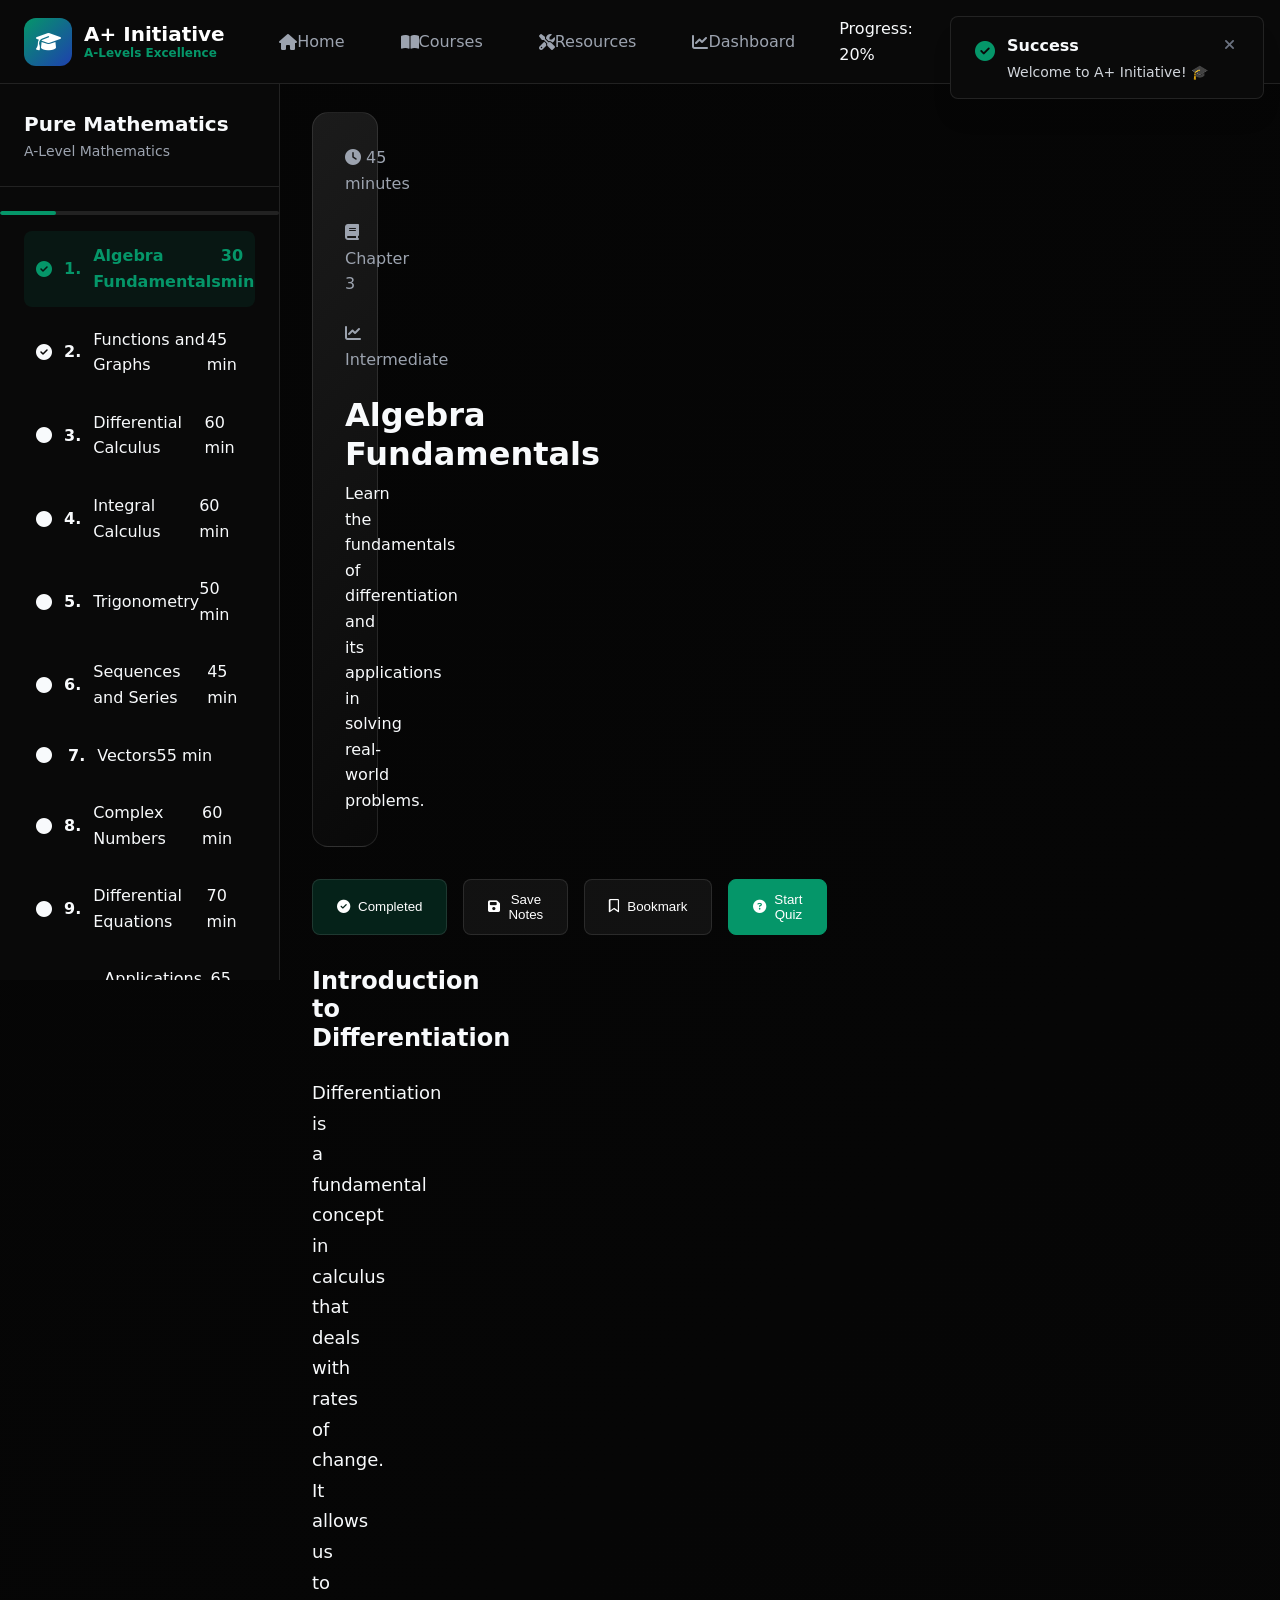
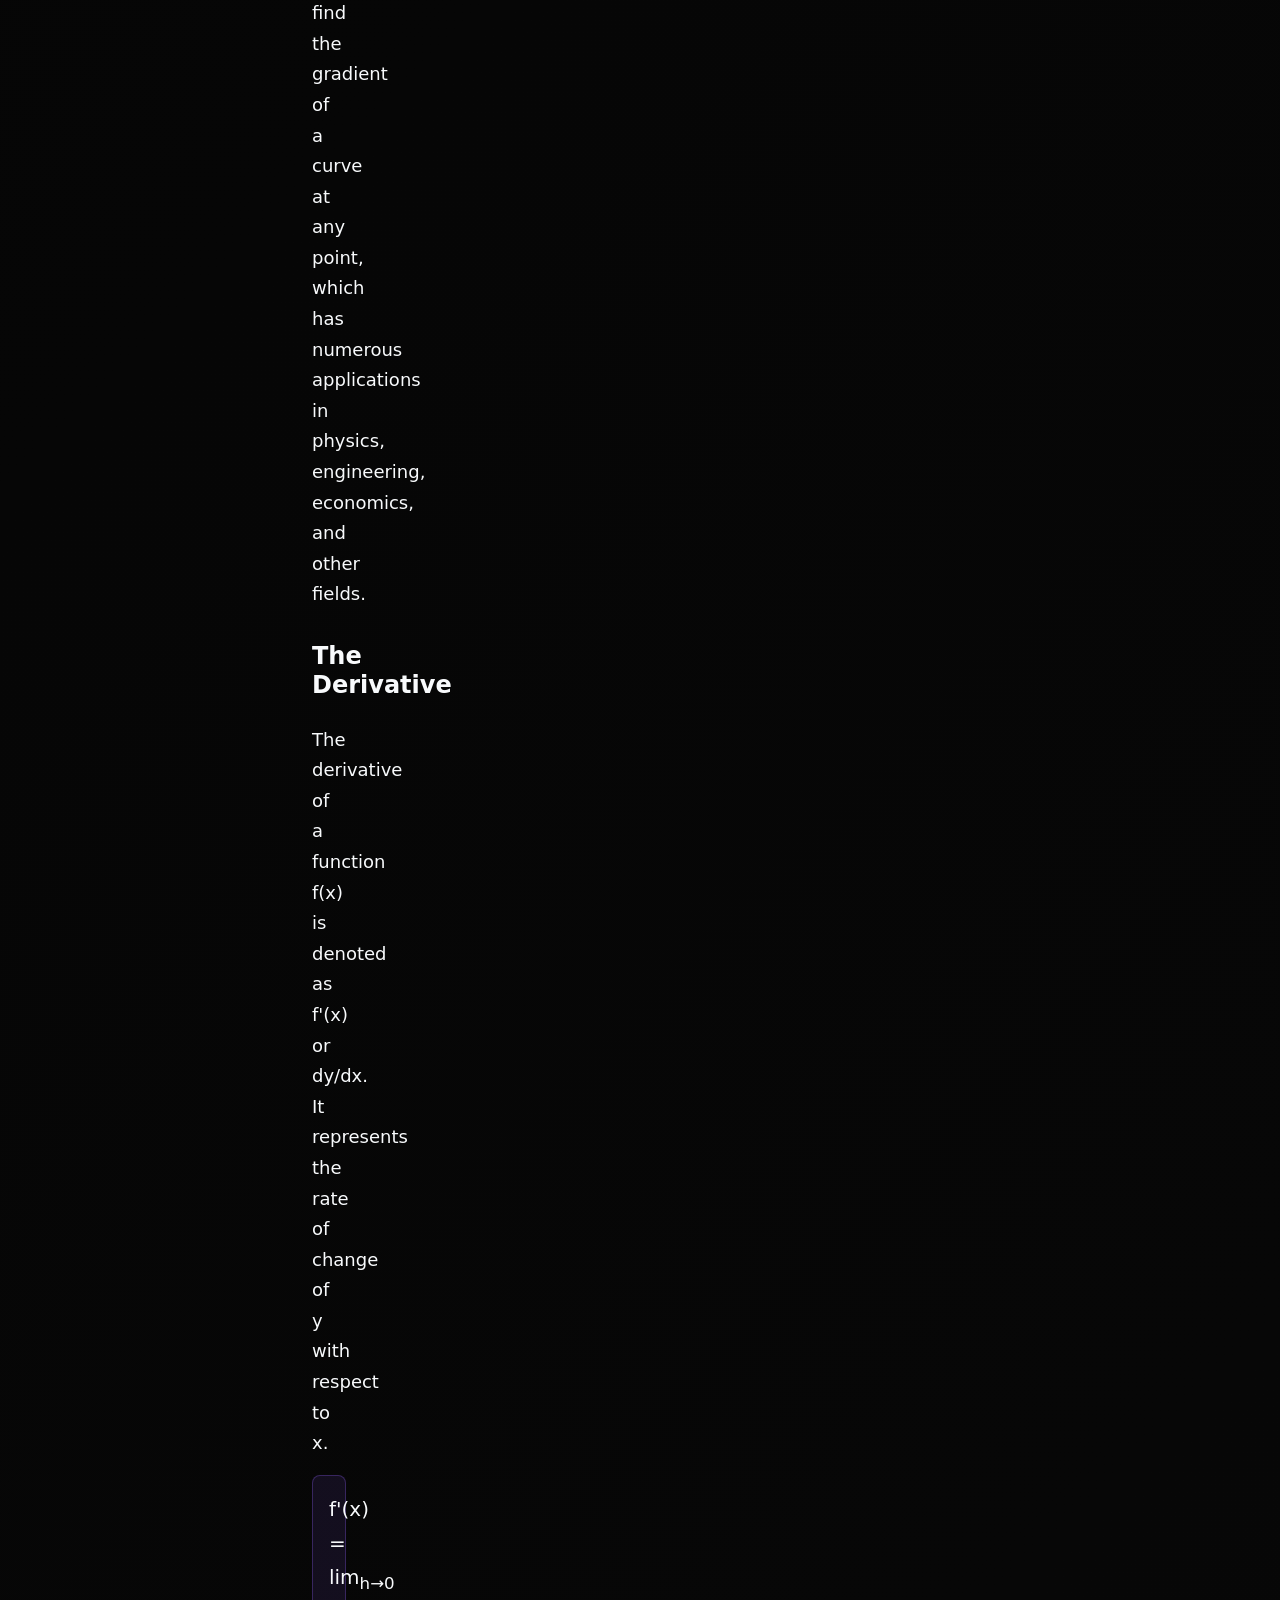
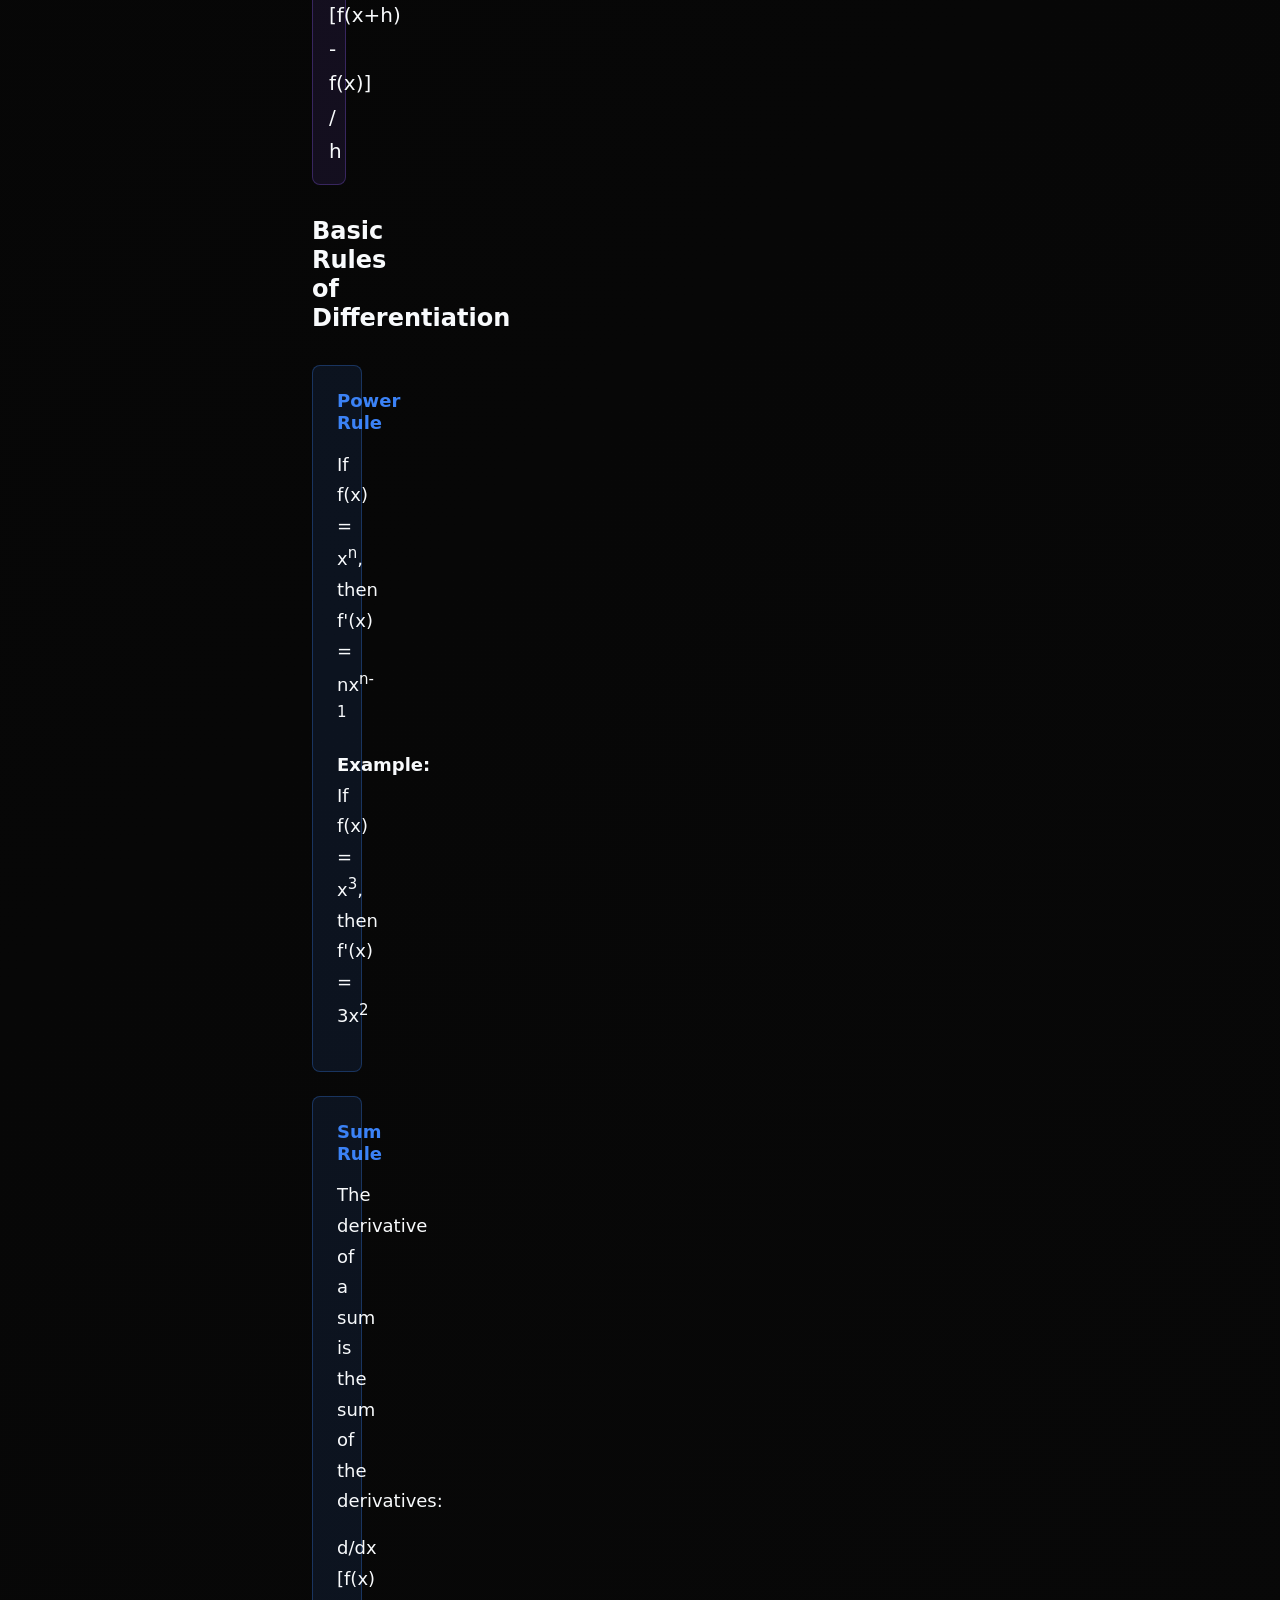
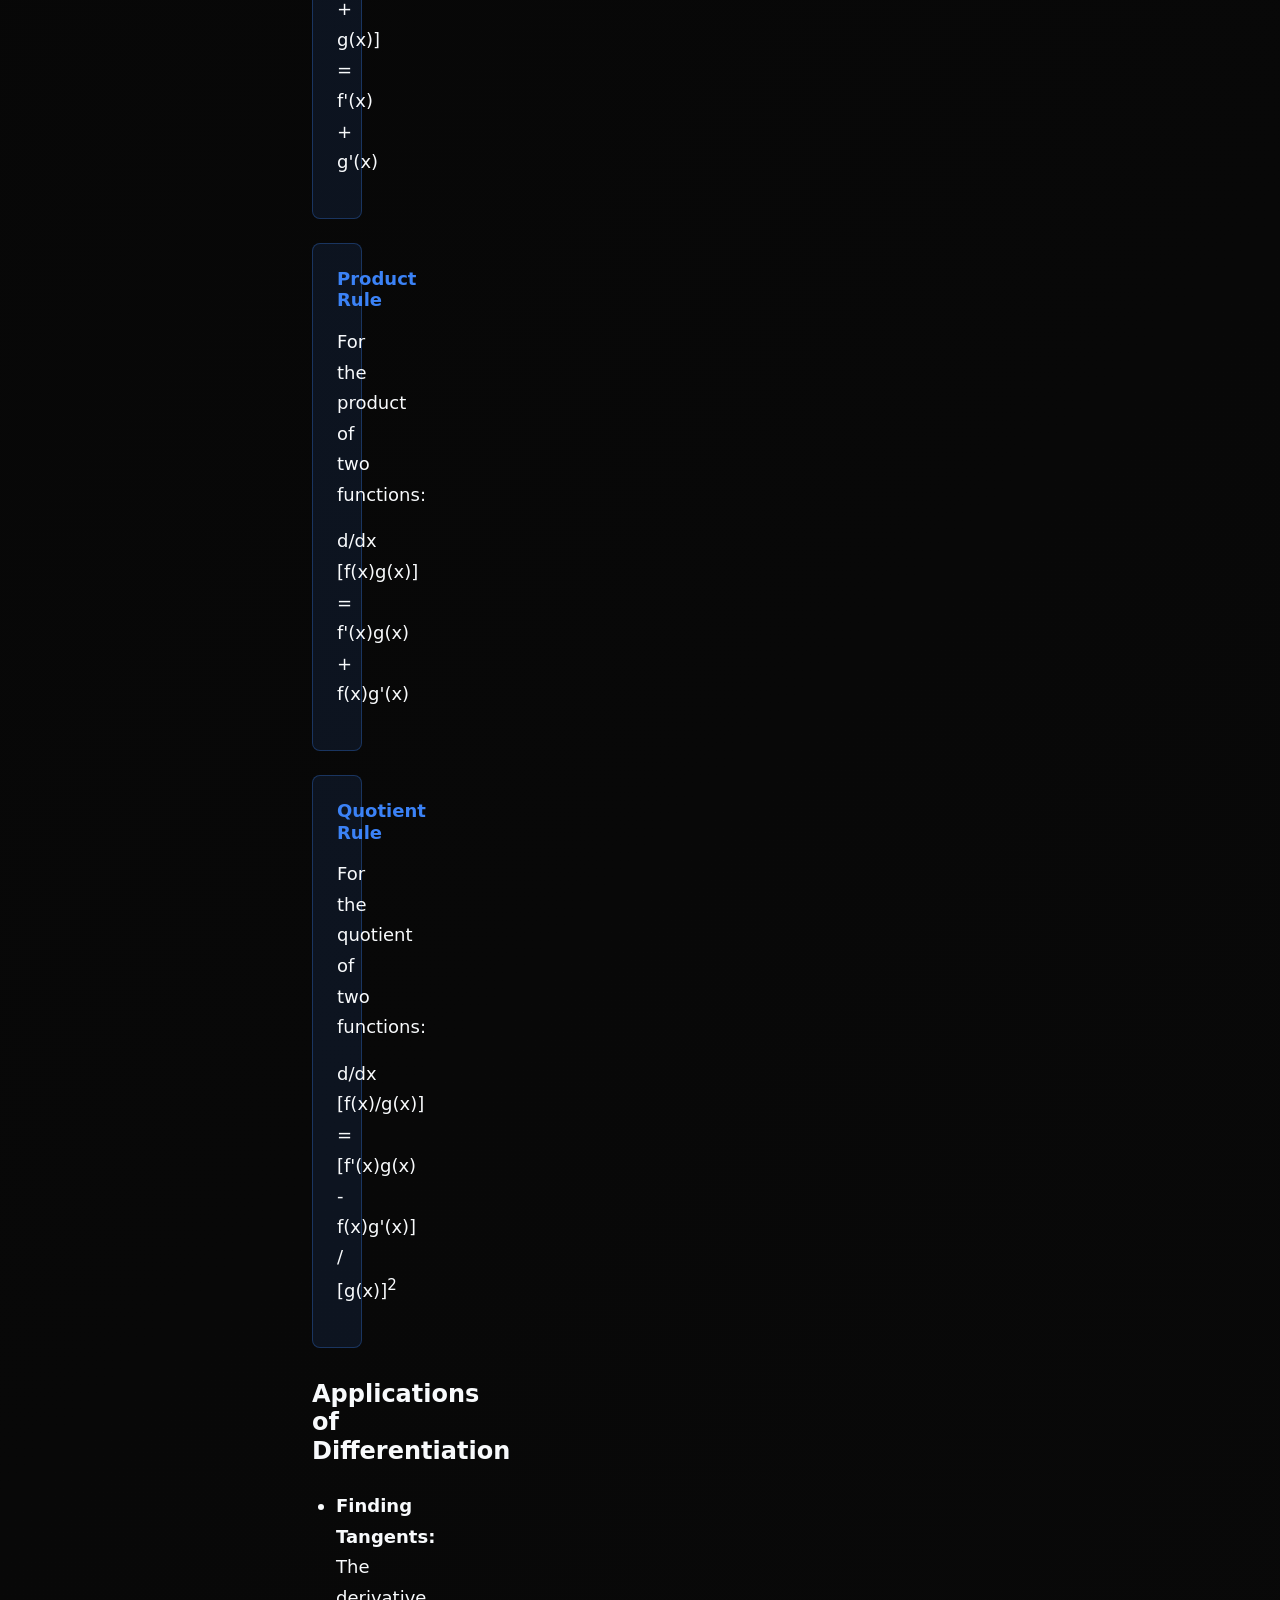
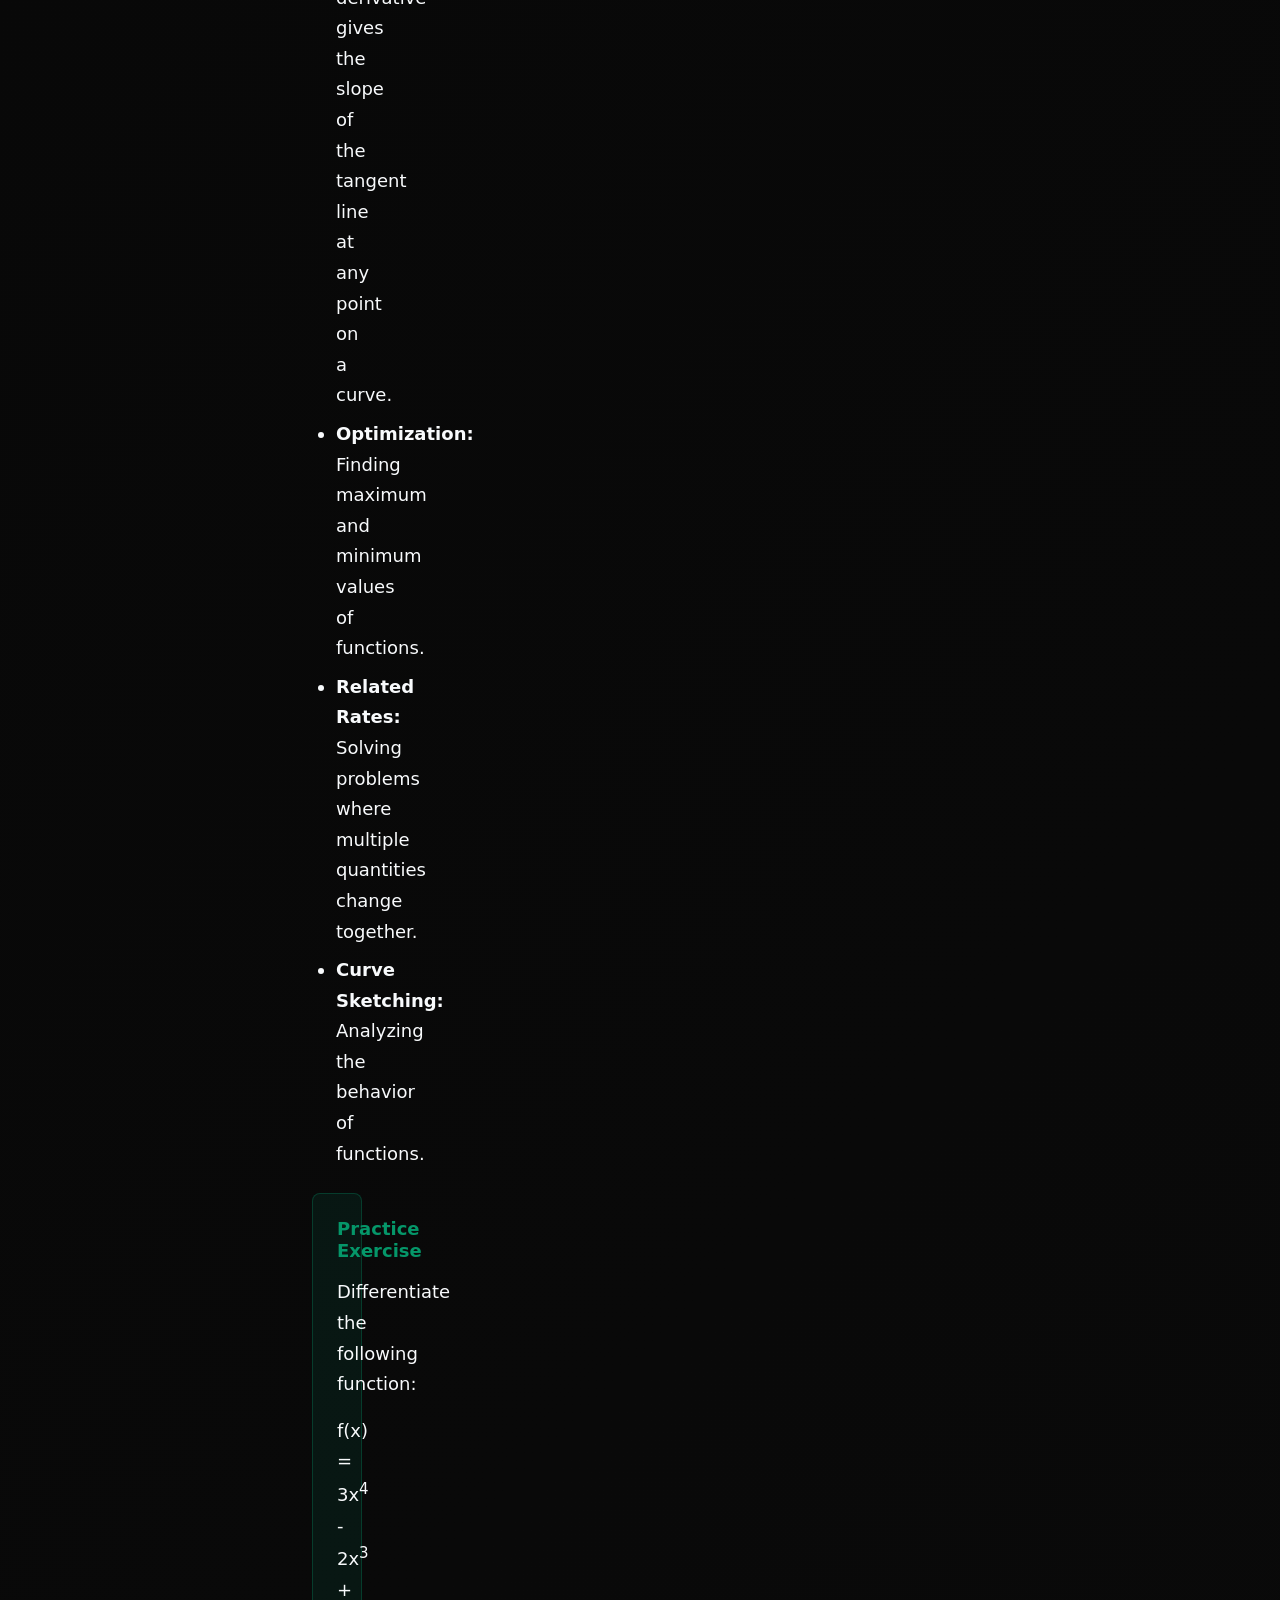
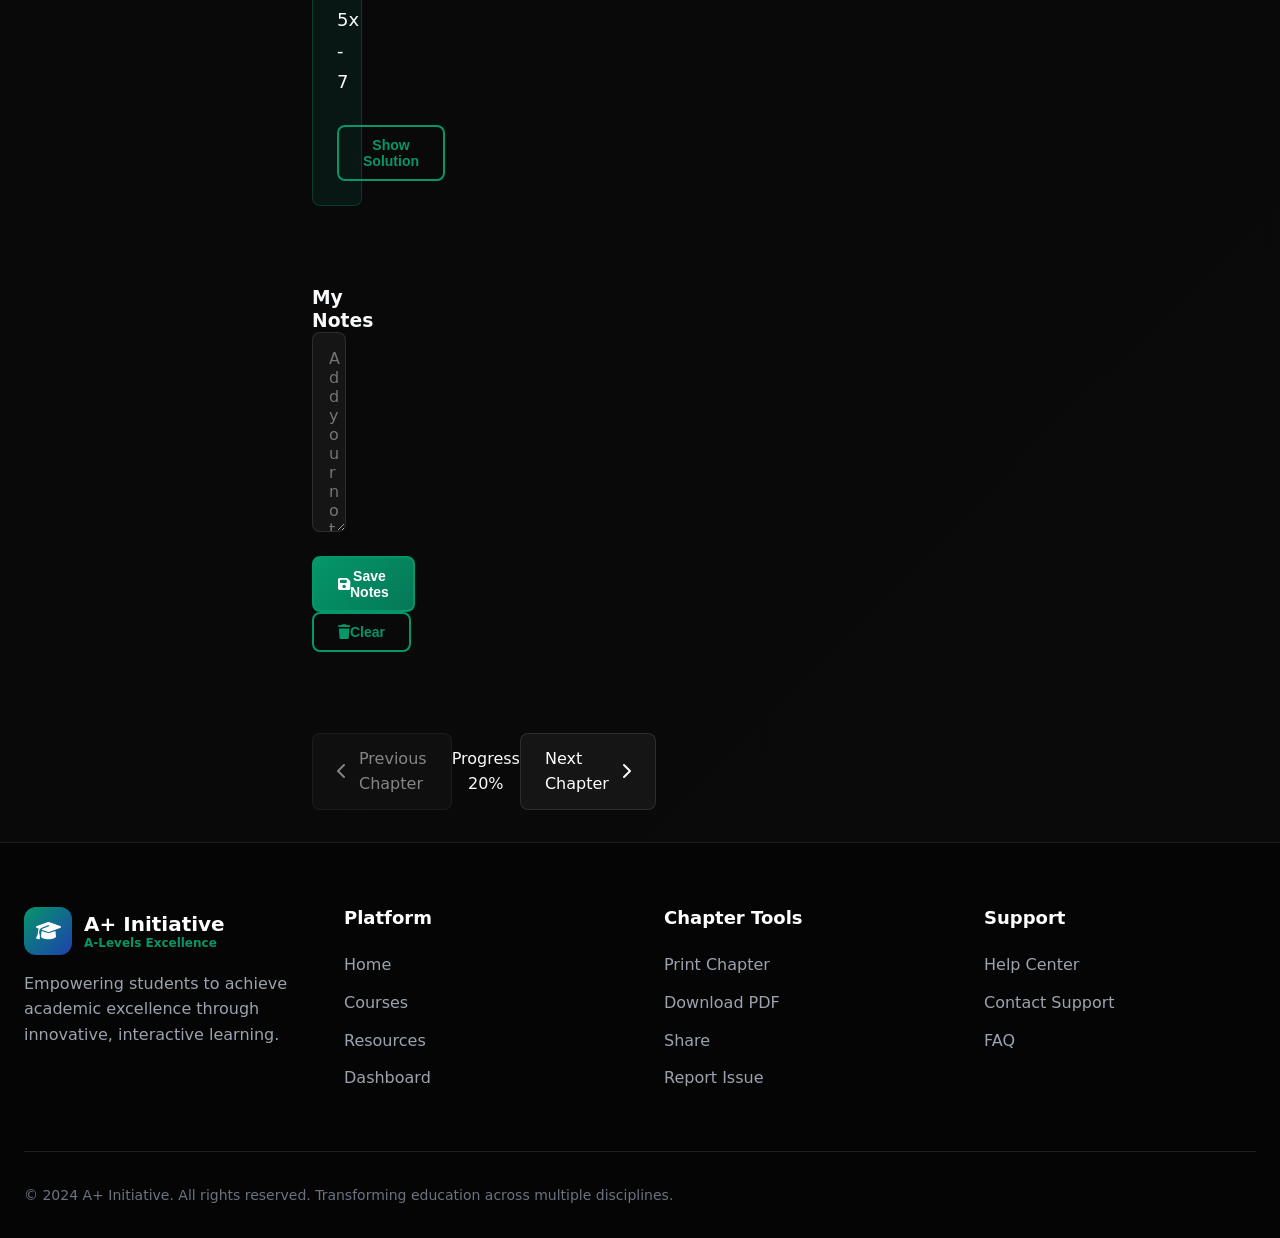
<file: chapter.html>
<!DOCTYPE html>
<html lang="en">
<head>
    <meta charset="UTF-8">
    <meta name="viewport" content="width=device-width, initial-scale=1.0">
    <title>Chapter - A+ Initiative</title>
    
    <link rel="stylesheet" href="assets/css/style.css">
    <link rel="stylesheet" href="assets/css/animations.css">
    <link rel="stylesheet" href="assets/css/responsive.css">
    <link rel="stylesheet" href="https://cdnjs.cloudflare.com/ajax/libs/font-awesome/6.4.0/css/all.min.css">
    
    <style>
        .chapter-container {
            display: grid;
            grid-template-columns: 280px 1fr;
            gap: 2rem;
            min-height: calc(100vh - 80px);
            padding-top: 80px;
        }
        
        .chapter-sidebar {
            background: rgba(10, 10, 10, 0.95);
            border-right: 1px solid rgba(255, 255, 255, 0.1);
            height: 100vh;
            position: fixed;
            width: 280px;
            overflow-y: auto;
            padding: 2rem 0;
        }
        
        .chapter-content {
            margin-left: 280px;
            padding: 2rem;
            max-width: 900px;
        }
        
        .course-title {
            padding: 0 1.5rem 1.5rem;
            border-bottom: 1px solid rgba(255, 255, 255, 0.1);
            margin-bottom: 1.5rem;
        }
        
        .course-title h2 {
            font-size: 1.25rem;
            margin-bottom: 0.25rem;
        }
        
        .course-title p {
            color: var(--gray-400);
            font-size: 0.875rem;
        }
        
        .chapter-list {
            padding: 0 1.5rem;
        }
        
        .chapter-item {
            padding: 0.75rem;
            border-radius: 0.5rem;
            margin-bottom: 0.5rem;
            cursor: pointer;
            transition: all 0.3s ease;
            display: flex;
            align-items: center;
        }
        
        .chapter-item:hover {
            background: rgba(255, 255, 255, 0.05);
        }
        
        .chapter-item.active {
            background: rgba(5, 150, 105, 0.1);
            color: var(--primary);
            font-weight: 600;
        }
        
        .chapter-item i {
            margin-right: 0.75rem;
            width: 1.25rem;
        }
        
        .chapter-number {
            font-weight: 600;
            margin-right: 0.75rem;
        }
        
        .chapter-progress {
            width: 100%;
            height: 4px;
            background: rgba(255, 255, 255, 0.1);
            border-radius: 2px;
            margin: 1rem 0;
            overflow: hidden;
        }
        
        .chapter-progress-fill {
            height: 100%;
            background: var(--primary);
            border-radius: 2px;
            transition: width 0.3s ease;
        }
        
        .chapter-header {
            background: linear-gradient(135deg, rgba(30, 30, 30, 0.9) 0%, rgba(10, 10, 10, 0.9) 100%);
            border: 1px solid rgba(255, 255, 255, 0.1);
            border-radius: 1rem;
            padding: 2rem;
            margin-bottom: 2rem;
        }
        
        .chapter-title {
            font-size: 2rem;
            margin-bottom: 0.5rem;
        }
        
        .chapter-meta {
            display: flex;
            gap: 1.5rem;
            color: var(--gray-400);
            margin-bottom: 1.5rem;
            flex-wrap: wrap;
        }
        
        .chapter-body {
            font-size: 1.125rem;
            line-height: 1.7;
        }
        
        .chapter-body h2 {
            font-size: 1.5rem;
            margin: 2rem 0 1rem;
            padding-bottom: 0.5rem;
            border-bottom: 1px solid rgba(255, 255, 255, 0.1);
        }
        
        .chapter-body h3 {
            font-size: 1.25rem;
            margin: 1.5rem 0 1rem;
        }
        
        .chapter-body p {
            margin-bottom: 1rem;
        }
        
        .chapter-body ul, .chapter-body ol {
            margin: 1rem 0 1rem 1.5rem;
        }
        
        .chapter-body li {
            margin-bottom: 0.5rem;
        }
        
        .chapter-body pre {
            background: rgba(0, 0, 0, 0.5);
            border: 1px solid rgba(255, 255, 255, 0.1);
            border-radius: 0.5rem;
            padding: 1rem;
            overflow-x: auto;
            margin: 1rem 0;
            font-family: 'Monaco', 'Courier New', monospace;
            font-size: 0.875rem;
        }
        
        .chapter-body code {
            background: rgba(0, 0, 0, 0.3);
            padding: 0.2rem 0.4rem;
            border-radius: 0.25rem;
            font-family: 'Monaco', 'Courier New', monospace;
            font-size: 0.875rem;
        }
        
        .formula-box {
            background: rgba(139, 92, 246, 0.1);
            border: 1px solid rgba(139, 92, 246, 0.3);
            border-radius: 0.5rem;
            padding: 1rem;
            margin: 1rem 0;
            font-size: 1.25rem;
            text-align: center;
        }
        
        .example-box {
            background: rgba(59, 130, 246, 0.1);
            border: 1px solid rgba(59, 130, 246, 0.3);
            border-radius: 0.5rem;
            padding: 1.5rem;
            margin: 1.5rem 0;
        }
        
        .example-box h4 {
            color: var(--physics);
            margin-bottom: 1rem;
        }
        
        .exercise-box {
            background: rgba(5, 150, 105, 0.1);
            border: 1px solid rgba(5, 150, 105, 0.3);
            border-radius: 0.5rem;
            padding: 1.5rem;
            margin: 1.5rem 0;
        }
        
        .exercise-box h4 {
            color: var(--primary);
            margin-bottom: 1rem;
        }
        
        .chapter-navigation {
            display: flex;
            justify-content: space-between;
            align-items: center;
            margin-top: 3rem;
            padding-top: 2rem;
            border-top: 1px solid rgba(255, 255, 255, 0.1);
        }
        
        .nav-btn {
            display: flex;
            align-items: center;
            gap: 0.75rem;
            padding: 0.75rem 1.5rem;
            background: rgba(255, 255, 255, 0.05);
            border: 1px solid rgba(255, 255, 255, 0.1);
            border-radius: 0.5rem;
            color: white;
            text-decoration: none;
            transition: all 0.3s ease;
        }
        
        .nav-btn:hover {
            background: var(--primary);
            border-color: var(--primary);
        }
        
        .chapter-controls {
            display: flex;
            gap: 1rem;
            margin-top: 2rem;
        }
        
        .control-btn {
            padding: 0.75rem 1.5rem;
            background: rgba(255, 255, 255, 0.05);
            border: 1px solid rgba(255, 255, 255, 0.1);
            border-radius: 0.5rem;
            color: white;
            cursor: pointer;
            transition: all 0.3s ease;
            display: flex;
            align-items: center;
            gap: 0.5rem;
        }
        
        .control-btn:hover {
            background: rgba(255, 255, 255, 0.1);
        }
        
        .control-btn.primary {
            background: var(--primary);
            border-color: var(--primary);
        }
        
        .control-btn.primary:hover {
            background: var(--primary-dark);
        }
        
        .quiz-container {
            background: rgba(30, 30, 30, 0.9);
            border: 1px solid rgba(255, 255, 255, 0.1);
            border-radius: 1rem;
            padding: 2rem;
            margin: 2rem 0;
        }
        
        .quiz-question {
            font-size: 1.25rem;
            margin-bottom: 1.5rem;
            font-weight: 600;
        }
        
        .quiz-options {
            display: grid;
            gap: 1rem;
            margin-bottom: 1.5rem;
        }
        
        .quiz-option {
            display: flex;
            align-items: center;
            padding: 1rem;
            background: rgba(255, 255, 255, 0.05);
            border: 1px solid rgba(255, 255, 255, 0.1);
            border-radius: 0.5rem;
            cursor: pointer;
            transition: all 0.3s ease;
        }
        
        .quiz-option:hover {
            background: rgba(255, 255, 255, 0.1);
        }
        
        .quiz-option.selected {
            background: rgba(5, 150, 105, 0.2);
            border-color: var(--primary);
        }
        
        .quiz-option.correct {
            background: rgba(5, 150, 105, 0.3);
            border-color: var(--primary);
        }
        
        .quiz-option.incorrect {
            background: rgba(220, 38, 38, 0.3);
            border-color: var(--secondary);
        }
        
        .quiz-option input {
            margin-right: 1rem;
        }
        
        .quiz-feedback {
            padding: 1rem;
            border-radius: 0.5rem;
            margin-top: 1rem;
            display: none;
        }
        
        .quiz-feedback.correct {
            background: rgba(5, 150, 105, 0.1);
            color: var(--primary);
            display: block;
        }
        
        .quiz-feedback.incorrect {
            background: rgba(220, 38, 38, 0.1);
            color: var(--secondary);
            display: block;
        }
        
        .notes-section {
            margin-top: 3rem;
            padding-top: 2rem;
            border-top: 1px solid rgba(255, 255, 255, 0.1);
        }
        
        .notes-textarea {
            width: 100%;
            min-height: 200px;
            background: rgba(255, 255, 255, 0.05);
            border: 1px solid rgba(255, 255, 255, 0.1);
            border-radius: 0.5rem;
            padding: 1rem;
            color: white;
            font-family: inherit;
            font-size: 1rem;
            margin-bottom: 1rem;
            resize: vertical;
        }
        
        .notes-textarea:focus {
            outline: none;
            border-color: var(--primary);
        }
        
        .mobile-chapter-toggle {
            display: none;
            position: fixed;
            bottom: 2rem;
            right: 2rem;
            width: 3.5rem;
            height: 3.5rem;
            background: var(--primary);
            border-radius: 50%;
            border: none;
            color: white;
            font-size: 1.25rem;
            cursor: pointer;
            z-index: 100;
            box-shadow: var(--shadow-lg);
        }
        
        .mobile-chapter-sidebar {
            display: none;
            position: fixed;
            top: 0;
            left: 0;
            right: 0;
            bottom: 0;
            background: rgba(10, 10, 10, 0.95);
            backdrop-filter: blur(10px);
            z-index: 1000;
            padding: 2rem;
            overflow-y: auto;
        }
        
        .mobile-chapter-sidebar.show {
            display: block;
        }
        
        .mobile-sidebar-header {
            display: flex;
            justify-content: space-between;
            align-items: center;
            margin-bottom: 2rem;
        }
        
        @media (max-width: 1024px) {
            .chapter-container {
                grid-template-columns: 1fr;
            }
            
            .chapter-sidebar {
                display: none;
            }
            
            .chapter-content {
                margin-left: 0;
                padding: 1rem;
            }
            
            .mobile-chapter-toggle {
                display: flex;
                align-items: center;
                justify-content: center;
            }
        }
        
        @media (max-width: 768px) {
            .chapter-title {
                font-size: 1.75rem;
            }
            
            .chapter-body {
                font-size: 1rem;
            }
            
            .chapter-navigation {
                flex-direction: column;
                gap: 1rem;
            }
            
            .nav-btn {
                width: 100%;
                justify-content: center;
            }
            
            .chapter-controls {
                flex-direction: column;
            }
            
            .control-btn {
                width: 100%;
                justify-content: center;
            }
        }
    </style>
</head>

<body class="antialiased">
    <!-- Loading Screen -->
    <div id="loadingScreen" class="loading-screen">
        <div class="loading-content">
            <div class="spinner"></div>
            <div class="text-xl font-bold text-primary mt-4">A+ Initiative</div>
            <div class="text-sm text-gray-400">Loading Chapter Content</div>
        </div>
    </div>

    <!-- Navigation -->
    <nav class="navbar" id="mainNav">
        <div class="nav-container">
            <!-- Logo -->
            <a href="index.html" class="logo">
                <div class="logo-icon">
                    <i class="fas fa-graduation-cap"></i>
                </div>
                <div class="logo-text">
                    <div>A+ Initiative</div>
                    <div class="logo-subtitle">A-Levels Excellence</div>
                </div>
            </a>

            <!-- Desktop Navigation -->
            <div class="nav-links">
                <a href="index.html" class="nav-link">
                    <i class="fas fa-home mr-2"></i>Home
                </a>
                <a href="course_list.html" class="nav-link">
                    <i class="fas fa-book-open mr-2"></i>Courses
                </a>
                <a href="resources.html" class="nav-link">
                    <i class="fas fa-tools mr-2"></i>Resources
                </a>
                <a href="dashboard.html" class="nav-link">
                    <i class="fas fa-chart-line mr-2"></i>Dashboard
                </a>
                <div class="nav-progress">
                    <span class="text-sm text-gray-400 mr-2">Progress:</span>
                    <div class="progress-bar" style="width: 100px;">
                        <div class="progress-fill" id="headerProgress" style="width: 30%"></div>
                    </div>
                    <span class="text-sm text-primary ml-2" id="headerProgressText">30%</span>
                </div>
            </div>

            <!-- Auth Buttons -->
            <div class="nav-auth">
                <button id="loginBtn" class="btn btn-outline">
                    <i class="fas fa-sign-in-alt mr-2"></i>Sign In
                </button>
                <button id="signupBtn" class="btn btn-primary">
                    <i class="fas fa-user-plus mr-2"></i>Get Started
                </button>
            </div>

            <!-- Mobile Menu Button -->
            <button id="mobileMenuBtn" class="mobile-menu-btn">
                <i class="fas fa-bars"></i>
            </button>
        </div>
    </nav>

    <!-- Mobile Sidebar Toggle -->
    <button id="mobileChapterToggle" class="mobile-chapter-toggle">
        <i class="fas fa-bars"></i>
    </button>

    <!-- Mobile Chapter Sidebar -->
    <div id="mobileChapterSidebar" class="mobile-chapter-sidebar">
        <div class="mobile-sidebar-header">
            <h3 class="text-xl font-bold text-white">Chapters</h3>
            <button id="closeMobileSidebar" class="modal-close">
                <i class="fas fa-times"></i>
            </button>
        </div>
        <div id="mobileChapterList"></div>
    </div>

    <div class="chapter-container">
        <!-- Desktop Sidebar -->
        <aside class="chapter-sidebar">
            <div class="course-title">
                <h2 id="sidebarCourseTitle">Pure Mathematics</h2>
                <p id="sidebarCourseCode">A-Level Mathematics</p>
            </div>
            
            <div class="chapter-progress">
                <div class="chapter-progress-fill" id="sidebarProgress" style="width: 30%"></div>
            </div>
            
            <div class="chapter-list" id="chapterList">
                <!-- Chapters will be loaded by JavaScript -->
            </div>
            
            <div class="sidebar-resources p-6">
                <h3 class="font-bold text-white mb-4">Resources</h3>
                <div class="space-y-2">
                    <a href="#" class="sidebar-link">
                        <i class="fas fa-download"></i> Download Notes
                    </a>
                    <a href="#" class="sidebar-link">
                        <i class="fas fa-video"></i> Video Lecture
                    </a>
                    <a href="#" class="sidebar-link">
                        <i class="fas fa-tasks"></i> Practice Exercises
                    </a>
                    <a href="#" class="sidebar-link">
                        <i class="fas fa-question-circle"></i> Quiz
                    </a>
                </div>
            </div>
        </aside>

        <!-- Main Content -->
        <main class="chapter-content">
            <!-- Chapter Header -->
            <div class="chapter-header">
                <div class="chapter-meta">
                    <span><i class="fas fa-clock mr-1"></i> 45 minutes</span>
                    <span><i class="fas fa-book mr-1"></i> Chapter 3</span>
                    <span><i class="fas fa-chart-line mr-1"></i> Intermediate</span>
                </div>
                <h1 class="chapter-title" id="currentChapterTitle">Differential Calculus</h1>
                <p class="text-gray-300" id="chapterDescription">
                    Learn the fundamentals of differentiation and its applications in solving real-world problems.
                </p>
            </div>

            <!-- Chapter Controls -->
            <div class="chapter-controls">
                <button class="control-btn" id="markComplete">
                    <i class="fas fa-check-circle"></i> Mark Complete
                </button>
                <button class="control-btn" id="saveNotes">
                    <i class="fas fa-save"></i> Save Notes
                </button>
                <button class="control-btn" id="bookmarkChapter">
                    <i class="fas fa-bookmark"></i> Bookmark
                </button>
                <button class="control-btn primary" id="startQuiz">
                    <i class="fas fa-question-circle"></i> Start Quiz
                </button>
            </div>

            <!-- Chapter Body -->
            <div class="chapter-body" id="chapterBody">
                <h2>Introduction to Differentiation</h2>
                <p>Differentiation is a fundamental concept in calculus that deals with rates of change. It allows us to find the gradient of a curve at any point, which has numerous applications in physics, engineering, economics, and other fields.</p>
                
                <h2>The Derivative</h2>
                <p>The derivative of a function f(x) is denoted as f'(x) or dy/dx. It represents the rate of change of y with respect to x.</p>
                
                <div class="formula-box">
                    f'(x) = lim<sub>h→0</sub> [f(x+h) - f(x)] / h
                </div>
                
                <h2>Basic Rules of Differentiation</h2>
                
                <div class="example-box">
                    <h4>Power Rule</h4>
                    <p>If f(x) = x<sup>n</sup>, then f'(x) = nx<sup>n-1</sup></p>
                    <p><strong>Example:</strong> If f(x) = x<sup>3</sup>, then f'(x) = 3x<sup>2</sup></p>
                </div>
                
                <div class="example-box">
                    <h4>Sum Rule</h4>
                    <p>The derivative of a sum is the sum of the derivatives:</p>
                    <p>d/dx [f(x) + g(x)] = f'(x) + g'(x)</p>
                </div>
                
                <div class="example-box">
                    <h4>Product Rule</h4>
                    <p>For the product of two functions:</p>
                    <p>d/dx [f(x)g(x)] = f'(x)g(x) + f(x)g'(x)</p>
                </div>
                
                <div class="example-box">
                    <h4>Quotient Rule</h4>
                    <p>For the quotient of two functions:</p>
                    <p>d/dx [f(x)/g(x)] = [f'(x)g(x) - f(x)g'(x)] / [g(x)]<sup>2</sup></p>
                </div>
                
                <h2>Applications of Differentiation</h2>
                <ul>
                    <li><strong>Finding Tangents:</strong> The derivative gives the slope of the tangent line at any point on a curve.</li>
                    <li><strong>Optimization:</strong> Finding maximum and minimum values of functions.</li>
                    <li><strong>Related Rates:</strong> Solving problems where multiple quantities change together.</li>
                    <li><strong>Curve Sketching:</strong> Analyzing the behavior of functions.</li>
                </ul>
                
                <div class="exercise-box">
                    <h4>Practice Exercise</h4>
                    <p>Differentiate the following function:</p>
                    <p>f(x) = 3x<sup>4</sup> - 2x<sup>3</sup> + 5x - 7</p>
                    <div class="exercise-solution" style="display: none;">
                        <p><strong>Solution:</strong> f'(x) = 12x<sup>3</sup> - 6x<sup>2</sup> + 5</p>
                    </div>
                    <button class="btn btn-outline mt-3" id="showSolution">
                        Show Solution
                    </button>
                </div>
                
                <!-- Interactive Quiz -->
                <div class="quiz-container" id="quizSection" style="display: none;">
                    <h3>Chapter Quiz</h3>
                    <div id="quizContent">
                        <!-- Quiz will be loaded here -->
                    </div>
                    <button class="btn btn-primary mt-4" id="submitQuiz">
                        Submit Answers
                    </button>
                </div>
                
                <!-- Code Example for CS Chapters -->
                <div id="codeExample" style="display: none;">
                    <h2>Code Example</h2>
                    <pre><code class="language-python">
def differentiate_power_function(x, n):
    """
    Differentiate x^n using the power rule
    """
    return n * x ** (n - 1)

# Example usage
result = differentiate_power_function(2, 3)  # Should return 12
print(f"Derivative at x=2 for x^3 is: {result}")
                    </code></pre>
                </div>
            </div>

            <!-- Notes Section -->
            <div class="notes-section">
                <h3>My Notes</h3>
                <textarea class="notes-textarea" id="chapterNotes" placeholder="Add your notes here... Press Ctrl+S to save."></textarea>
                <div class="flex gap-3">
                    <button class="btn btn-primary" id="saveNoteBtn">
                        <i class="fas fa-save mr-2"></i> Save Notes
                    </button>
                    <button class="btn btn-outline" id="clearNotes">
                        <i class="fas fa-trash mr-2"></i> Clear
                    </button>
                </div>
            </div>

            <!-- Navigation -->
            <div class="chapter-navigation">
                <a href="#" class="nav-btn" id="prevChapter">
                    <i class="fas fa-chevron-left"></i>
                    <span>Previous Chapter</span>
                </a>
                
                <div class="text-center">
                    <div class="text-sm text-gray-400">Progress</div>
                    <div class="text-xl font-bold text-primary" id="chapterProgressText">30% Complete</div>
                </div>
                
                <a href="#" class="nav-btn" id="nextChapter">
                    <span>Next Chapter</span>
                    <i class="fas fa-chevron-right"></i>
                </a>
            </div>
        </main>
    </div>

    <!-- Footer -->
    <footer class="footer">
        <div class="container">
            <div class="footer-grid">
                <!-- Brand -->
                <div class="footer-brand">
                    <div class="logo">
                        <div class="logo-icon">
                            <i class="fas fa-graduation-cap"></i>
                        </div>
                        <div class="logo-text">
                            <div>A+ Initiative</div>
                            <div class="logo-subtitle">A-Levels Excellence</div>
                        </div>
                    </div>
                    <p class="footer-description">
                        Empowering students to achieve academic excellence through innovative, interactive learning.
                    </p>
                </div>
                
                <!-- Quick Links -->
                <div class="footer-section">
                    <h3>Platform</h3>
                    <ul class="footer-links">
                        <li><a href="index.html">Home</a></li>
                        <li><a href="course_list.html">Courses</a></li>
                        <li><a href="resources.html">Resources</a></li>
                        <li><a href="dashboard.html">Dashboard</a></li>
                    </ul>
                </div>
                
                <!-- Chapter Tools -->
                <div class="footer-section">
                    <h3>Chapter Tools</h3>
                    <ul class="footer-links">
                        <li><a href="#" id="printChapter">Print Chapter</a></li>
                        <li><a href="#" id="downloadChapter">Download PDF</a></li>
                        <li><a href="#" id="shareChapter">Share</a></li>
                        <li><a href="#" id="reportIssue">Report Issue</a></li>
                    </ul>
                </div>
                
                <!-- Support -->
                <div class="footer-section">
                    <h3>Support</h3>
                    <ul class="footer-links">
                        <li><a href="#">Help Center</a></li>
                        <li><a href="#">Contact Support</a></li>
                        <li><a href="#">FAQ</a></li>
                    </ul>
                </div>
            </div>
            
            <div class="footer-bottom">
                <p>&copy; 2024 A+ Initiative. All rights reserved. Transforming education across multiple disciplines.</p>
            </div>
        </div>
    </footer>

    <!-- Back to Top -->
    <button id="backToTop" class="back-to-top">
        <i class="fas fa-chevron-up"></i>
    </button>

    <!-- Auth Modal -->
    <div id="authModal" class="modal">
        <div class="modal-content">
            <button id="closeAuthModal" class="modal-close">
                <i class="fas fa-times"></i>
            </button>
            
            <div class="auth-modal-header">
                <h3>Welcome to A+ Initiative</h3>
                <p>Start your journey to A-Level success</p>
            </div>
            
            <div class="auth-tabs">
                <button class="auth-tab active" data-tab="login">Sign In</button>
                <button class="auth-tab" data-tab="signup">Create Account</button>
            </div>
            
            <!-- Login Form -->
            <form id="loginForm" class="auth-form active" data-form="login">
                <div class="form-group">
                    <label>Email Address</label>
                    <input type="email" required placeholder="Enter your email">
                </div>
                <div class="form-group">
                    <label>Password</label>
                    <input type="password" required placeholder="Enter your password">
                </div>
                <div class="form-options">
                    <label class="checkbox">
                        <input type="checkbox">
                        <span>Remember me</span>
                    </label>
                    <a href="#" class="text-link">Forgot password?</a>
                </div>
                <button type="submit" class="btn btn-primary w-full">Sign In</button>
            </form>
            
            <!-- Signup Form -->
            <form id="signupForm" class="auth-form" data-form="signup">
                <div class="form-group">
                    <label>Full Name</label>
                    <input type="text" required placeholder="Enter your full name">
                </div>
                <div class="form-group">
                    <label>Email Address</label>
                    <input type="email" required placeholder="Enter your email">
                </div>
                <div class="form-group">
                    <label>Password</label>
                    <input type="password" required placeholder="Create a password">
                </div>
                <div class="form-group">
                    <label>Confirm Password</label>
                    <input type="password" required placeholder="Confirm your password">
                </div>
                <label class="checkbox">
                    <input type="checkbox" required>
                    <span>I agree to the Terms of Service and Privacy Policy</span>
                </label>
                <button type="submit" class="btn btn-primary w-full mt-4">Create Account</button>
            </form>
        </div>
    </div>

    <!-- Toast Container -->
    <div id="toastContainer" class="toast-container"></div>

    <!-- JavaScript -->
    <script src="assets/js/app.js"></script>
    <script src="assets/js/interactive-lessons.js"></script>
    <script>
        class ChapterManager {
            constructor() {
                this.currentChapter = 1;
                this.totalChapters = 10;
                this.progress = 30;
                this.notes = '';
                this.bookmarkedChapters = new Set();
                this.completedChapters = new Set([1, 2]);
                this.init();
            }
            
            init() {
                // Get chapter from URL or use default
                const urlParams = new URLSearchParams(window.location.search);
                this.currentChapter = parseInt(urlParams.get('chapter')) || 1;
                
                this.loadChapters();
                this.setupEventListeners();
                this.loadProgress();
                this.loadNotes();
                this.updateUI();
                
                // Remove loading screen
                setTimeout(() => {
                    const loadingScreen = document.getElementById('loadingScreen');
                    if (loadingScreen) {
                        loadingScreen.style.opacity = '0';
                        setTimeout(() => {
                            loadingScreen.style.display = 'none';
                        }, 300);
                    }
                }, 1000);
            }
            
            loadChapters() {
                const chapters = [
                    { id: 1, title: "Algebra Fundamentals", duration: "30 min", difficulty: "Beginner" },
                    { id: 2, title: "Functions and Graphs", duration: "45 min", difficulty: "Beginner" },
                    { id: 3, title: "Differential Calculus", duration: "60 min", difficulty: "Intermediate" },
                    { id: 4, title: "Integral Calculus", duration: "60 min", difficulty: "Intermediate" },
                    { id: 5, title: "Trigonometry", duration: "50 min", difficulty: "Intermediate" },
                    { id: 6, title: "Sequences and Series", duration: "45 min", difficulty: "Intermediate" },
                    { id: 7, title: "Vectors", duration: "55 min", difficulty: "Advanced" },
                    { id: 8, title: "Complex Numbers", duration: "60 min", difficulty: "Advanced" },
                    { id: 9, title: "Differential Equations", duration: "70 min", difficulty: "Advanced" },
                    { id: 10, title: "Applications in Physics", duration: "65 min", difficulty: "Advanced" }
                ];
                
                // Update sidebar
                const chapterList = document.getElementById('chapterList');
                const mobileChapterList = document.getElementById('mobileChapterList');
                
                if (chapterList) {
                    chapterList.innerHTML = chapters.map(chapter => `
                        <div class="chapter-item ${this.currentChapter === chapter.id ? 'active' : ''}" 
                             data-chapter="${chapter.id}">
                            <i class="fas fa-${this.completedChapters.has(chapter.id) ? 'check-circle text-primary' : 'circle'}"></i>
                            <span class="chapter-number">${chapter.id}.</span>
                            <span class="flex-1">${chapter.title}</span>
                            <span class="text-xs text-gray-500">${chapter.duration}</span>
                        </div>
                    `).join('');
                }
                
                if (mobileChapterList) {
                    mobileChapterList.innerHTML = chapters.map(chapter => `
                        <div class="chapter-item ${this.currentChapter === chapter.id ? 'active' : ''}" 
                             data-chapter="${chapter.id}">
                            <i class="fas fa-${this.completedChapters.has(chapter.id) ? 'check-circle text-primary' : 'circle'}"></i>
                            <span class="chapter-number">${chapter.id}.</span>
                            <span class="flex-1">${chapter.title}</span>
                            <span class="text-xs text-gray-500">${chapter.duration}</span>
                        </div>
                    `).join('');
                }
                
                // Add click events
                document.querySelectorAll('.chapter-item').forEach(item => {
                    item.addEventListener('click', () => {
                        const chapterId = parseInt(item.dataset.chapter);
                        this.navigateToChapter(chapterId);
                    });
                });
            }
            
            setupEventListeners() {
                // Navigation buttons
                document.getElementById('prevChapter')?.addEventListener('click', (e) => {
                    e.preventDefault();
                    if (this.currentChapter > 1) {
                        this.navigateToChapter(this.currentChapter - 1);
                    }
                });
                
                document.getElementById('nextChapter')?.addEventListener('click', (e) => {
                    e.preventDefault();
                    if (this.currentChapter < this.totalChapters) {
                        this.navigateToChapter(this.currentChapter + 1);
                    }
                });
                
                // Control buttons
                document.getElementById('markComplete')?.addEventListener('click', () => {
                    this.markChapterComplete();
                });
                
                document.getElementById('saveNotes')?.addEventListener('click', () => {
                    this.saveChapterNotes();
                });
                
                document.getElementById('bookmarkChapter')?.addEventListener('click', () => {
                    this.toggleBookmark();
                });
                
                document.getElementById('startQuiz')?.addEventListener('click', () => {
                    this.startChapterQuiz();
                });
                
                document.getElementById('showSolution')?.addEventListener('click', () => {
                    this.toggleSolution();
                });
                
                document.getElementById('saveNoteBtn')?.addEventListener('click', () => {
                    this.saveChapterNotes();
                });
                
                document.getElementById('clearNotes')?.addEventListener('click', () => {
                    this.clearNotes();
                });
                
                // Mobile sidebar
                document.getElementById('mobileChapterToggle')?.addEventListener('click', () => {
                    document.getElementById('mobileChapterSidebar').classList.add('show');
                });
                
                document.getElementById('closeMobileSidebar')?.addEventListener('click', () => {
                    document.getElementById('mobileChapterSidebar').classList.remove('show');
                });
                
                // Keyboard shortcuts
                document.addEventListener('keydown', (e) => {
                    // Save notes with Ctrl+S
                    if ((e.ctrlKey || e.metaKey) && e.key === 's') {
                        e.preventDefault();
                        this.saveChapterNotes();
                    }
                    
                    // Navigation with arrow keys
                    if (e.key === 'ArrowLeft' && this.currentChapter > 1) {
                        this.navigateToChapter(this.currentChapter - 1);
                    }
                    
                    if (e.key === 'ArrowRight' && this.currentChapter < this.totalChapters) {
                        this.navigateToChapter(this.currentChapter + 1);
                    }
                    
                    // Toggle quiz with 'q'
                    if (e.key === 'q' && !e.ctrlKey && !e.metaKey) {
                        this.startChapterQuiz();
                    }
                });
                
                // Auto-save notes
                const notesTextarea = document.getElementById('chapterNotes');
                if (notesTextarea) {
                    let saveTimeout;
                    notesTextarea.addEventListener('input', () => {
                        clearTimeout(saveTimeout);
                        saveTimeout = setTimeout(() => {
                            this.saveChapterNotes();
                        }, 2000);
                    });
                }
            }
            
            navigateToChapter(chapterId) {
                // Update URL without reloading
                const url = new URL(window.location);
                url.searchParams.set('chapter', chapterId);
                window.history.pushState({}, '', url);
                
                // Update current chapter
                this.currentChapter = chapterId;
                
                // Update UI
                this.updateUI();
                
                // Scroll to top
                window.scrollTo({ top: 0, behavior: 'smooth' });
                
                // Close mobile sidebar
                document.getElementById('mobileChapterSidebar')?.classList.remove('show');
                
                // Show notification
                if (window.aplus) {
                    window.aplus.showToast(`Loading Chapter ${chapterId}...`, 'info');
                }
            }
            
            updateUI() {
                // Update chapter title
                const chapterTitles = [
                    "Algebra Fundamentals",
                    "Functions and Graphs",
                    "Differential Calculus",
                    "Integral Calculus",
                    "Trigonometry",
                    "Sequences and Series",
                    "Vectors",
                    "Complex Numbers",
                    "Differential Equations",
                    "Applications in Physics"
                ];
                
                const chapterTitle = chapterTitles[this.currentChapter - 1] || `Chapter ${this.currentChapter}`;
                document.getElementById('currentChapterTitle').textContent = chapterTitle;
                
                // Update active chapter in sidebar
                document.querySelectorAll('.chapter-item').forEach(item => {
                    item.classList.remove('active');
                    if (parseInt(item.dataset.chapter) === this.currentChapter) {
                        item.classList.add('active');
                    }
                });
                
                // Update progress
                const progress = this.calculateProgress();
                this.updateProgressUI(progress);
                
                // Update navigation buttons state
                const prevBtn = document.getElementById('prevChapter');
                const nextBtn = document.getElementById('nextChapter');
                
                if (prevBtn) {
                    prevBtn.style.opacity = this.currentChapter === 1 ? '0.5' : '1';
                    prevBtn.style.cursor = this.currentChapter === 1 ? 'not-allowed' : 'pointer';
                }
                
                if (nextBtn) {
                    nextBtn.style.opacity = this.currentChapter === this.totalChapters ? '0.5' : '1';
                    nextBtn.style.cursor = this.currentChapter === this.totalChapters ? 'not-allowed' : 'pointer';
                }
                
                // Update bookmark button
                const bookmarkBtn = document.getElementById('bookmarkChapter');
                if (bookmarkBtn) {
                    const isBookmarked = this.bookmarkedChapters.has(this.currentChapter);
                    bookmarkBtn.innerHTML = isBookmarked ? 
                        '<i class="fas fa-bookmark"></i> Bookmarked' :
                        '<i class="far fa-bookmark"></i> Bookmark';
                }
                
                // Update complete button
                const completeBtn = document.getElementById('markComplete');
                if (completeBtn) {
                    const isCompleted = this.completedChapters.has(this.currentChapter);
                    completeBtn.innerHTML = isCompleted ? 
                        '<i class="fas fa-check-circle"></i> Completed' :
                        '<i class="far fa-check-circle"></i> Mark Complete';
                    completeBtn.style.background = isCompleted ? 'rgba(5, 150, 105, 0.2)' : '';
                }
                
                // Load chapter-specific content
                this.loadChapterContent();
            }
            
            loadChapterContent() {
                // In a real app, this would load content from an API
                // For now, we'll just update some example content
                
                // Show/hide code example for CS chapters
                const codeExample = document.getElementById('codeExample');
                if (codeExample) {
                    // Show for chapters that might have code
                    if ([3, 4, 9].includes(this.currentChapter)) {
                        codeExample.style.display = 'block';
                    } else {
                        codeExample.style.display = 'none';
                    }
                }
            }
            
            calculateProgress() {
                return Math.floor((this.completedChapters.size / this.totalChapters) * 100);
            }
            
            updateProgressUI(progress) {
                this.progress = progress;
                
                // Update progress bars
                const progressBars = [
                    document.getElementById('sidebarProgress'),
                    document.getElementById('headerProgress'),
                    document.querySelector('.chapter-progress-fill')
                ];
                
                progressBars.forEach(bar => {
                    if (bar) bar.style.width = `${progress}%`;
                });
                
                // Update progress text
                const progressTexts = [
                    document.getElementById('chapterProgressText'),
                    document.getElementById('headerProgressText')
                ];
                
                progressTexts.forEach(text => {
                    if (text) text.textContent = `${progress}%`;
                });
            }
            
            markChapterComplete() {
                if (this.completedChapters.has(this.currentChapter)) {
                    // Already completed, mark as incomplete
                    this.completedChapters.delete(this.currentChapter);
                    if (window.aplus) {
                        window.aplus.showToast('Chapter marked as incomplete', 'info');
                    }
                } else {
                    // Mark as complete
                    this.completedChapters.add(this.currentChapter);
                    if (window.aplus) {
                        window.aplus.showToast('Chapter marked as complete! 🎉', 'success');
                    }
                    
                    // Award achievement for completing multiple chapters
                    if (this.completedChapters.size % 5 === 0) {
                        if (window.aplus) {
                            window.aplus.showToast(`Achievement Unlocked: Completed ${this.completedChapters.size} chapters!`, 'success');
                        }
                    }
                }
                
                // Update progress
                const newProgress = this.calculateProgress();
                this.updateProgressUI(newProgress);
                
                // Save to localStorage
                this.saveProgress();
                
                // Update UI
                this.updateUI();
            }
            
            saveChapterNotes() {
                const notesTextarea = document.getElementById('chapterNotes');
                if (notesTextarea) {
                    this.notes = notesTextarea.value;
                    localStorage.setItem(`chapter_notes_${this.currentChapter}`, this.notes);
                    
                    if (window.aplus) {
                        window.aplus.showToast('Notes saved successfully!', 'success');
                    }
                }
            }
            
            loadNotes() {
                const savedNotes = localStorage.getItem(`chapter_notes_${this.currentChapter}`);
                if (savedNotes) {
                    this.notes = savedNotes;
                    const notesTextarea = document.getElementById('chapterNotes');
                    if (notesTextarea) {
                        notesTextarea.value = this.notes;
                    }
                }
            }
            
            clearNotes() {
                if (confirm('Are you sure you want to clear all notes for this chapter?')) {
                    const notesTextarea = document.getElementById('chapterNotes');
                    if (notesTextarea) {
                        notesTextarea.value = '';
                        this.notes = '';
                        localStorage.removeItem(`chapter_notes_${this.currentChapter}`);
                        
                        if (window.aplus) {
                            window.aplus.showToast('Notes cleared', 'info');
                        }
                    }
                }
            }
            
            toggleBookmark() {
                if (this.bookmarkedChapters.has(this.currentChapter)) {
                    this.bookmarkedChapters.delete(this.currentChapter);
                    if (window.aplus) {
                        window.aplus.showToast('Removed from bookmarks', 'info');
                    }
                } else {
                    this.bookmarkedChapters.add(this.currentChapter);
                    if (window.aplus) {
                        window.aplus.showToast('Chapter bookmarked!', 'success');
                    }
                }
                
                this.updateUI();
            }
            
            startChapterQuiz() {
                const quizSection = document.getElementById('quizSection');
                const quizContent = document.getElementById('quizContent');
                
                if (!quizSection || !quizContent) return;
                
                // Toggle visibility
                if (quizSection.style.display === 'none') {
                    quizSection.style.display = 'block';
                    
                    // Load quiz questions
                    const quiz = this.getChapterQuiz();
                    quizContent.innerHTML = quiz.map((q, index) => `
                        <div class="quiz-question mb-6">
                            ${index + 1}. ${q.question}
                        </div>
                        <div class="quiz-options mb-6">
                            ${q.options.map((opt, optIndex) => `
                                <div class="quiz-option" data-question="${index}" data-option="${optIndex}">
                                    <input type="radio" name="question_${index}" id="q${index}_opt${optIndex}">
                                    <label for="q${index}_opt${optIndex}">${opt}</label>
                                </div>
                            `).join('')}
                        </div>
                    `).join('');
                    
                    // Add option selection
                    document.querySelectorAll('.quiz-option').forEach(option => {
                        option.addEventListener('click', (e) => {
                            const questionIndex = parseInt(option.dataset.question);
                            const optionIndex = parseInt(option.dataset.option);
                            
                            // Remove selected class from other options in this question
                            const questionOptions = document.querySelectorAll(`[data-question="${questionIndex}"]`);
                            questionOptions.forEach(opt => opt.classList.remove('selected'));
                            
                            // Add selected class to clicked option
                            option.classList.add('selected');
                            
                            // Check the radio button
                            const radio = option.querySelector('input[type="radio"]');
                            if (radio) radio.checked = true;
                        });
                    });
                    
                    // Setup submit button
                    const submitBtn = document.getElementById('submitQuiz');
                    if (submitBtn) {
                        submitBtn.onclick = () => this.submitQuiz();
                    }
                    
                } else {
                    quizSection.style.display = 'none';
                }
            }
            
            getChapterQuiz() {
                // Return quiz questions for current chapter
                return [
                    {
                        question: "What is the derivative of f(x) = x³?",
                        options: [
                            "3x²",
                            "3x",
                            "x²",
                            "2x³"
                        ],
                        correct: 0,
                        explanation: "Using the power rule: d/dx(x³) = 3x²"
                    },
                    {
                        question: "What does the derivative represent?",
                        options: [
                            "Area under the curve",
                            "Slope of the tangent line",
                            "Volume of revolution",
                            "Integral of the function"
                        ],
                        correct: 1,
                        explanation: "The derivative represents the instantaneous rate of change, which geometrically is the slope of the tangent line."
                    },
                    {
                        question: "What is d/dx(sin x)?",
                        options: [
                            "cos x",
                            "-cos x",
                            "-sin x",
                            "tan x"
                        ],
                        correct: 0,
                        explanation: "The derivative of sin x is cos x."
                    }
                ];
            }
            
            submitQuiz() {
                const quiz = this.getChapterQuiz();
                let score = 0;
                let total = quiz.length;
                
                quiz.forEach((question, index) => {
                    const selectedOption = document.querySelector(`[data-question="${index}"] input:checked`);
                    
                    if (selectedOption) {
                        const optionIndex = parseInt(selectedOption.parentElement.dataset.option);
                        
                        if (optionIndex === question.correct) {
                            score++;
                            selectedOption.parentElement.classList.add('correct');
                        } else {
                            selectedOption.parentElement.classList.add('incorrect');
                        }
                        
                        // Show correct answer
                        const correctOption = document.querySelector(`[data-question="${index}"][data-option="${question.correct}"]`);
                        if (correctOption) {
                            correctOption.classList.add('correct');
                        }
                    }
                });
                
                const percentage = Math.round((score / total) * 100);
                
                if (window.aplus) {
                    window.aplus.showToast(`Quiz Complete! Score: ${percentage}%`, percentage >= 70 ? 'success' : 'warning');
                }
                
                // Award achievement for perfect score
                if (percentage === 100) {
                    if (window.aplus) {
                        window.aplus.showToast('Perfect Score! Achievement Unlocked! 🏆', 'success');
                    }
                }
            }
            
            toggleSolution() {
                const solution = document.querySelector('.exercise-solution');
                const button = document.getElementById('showSolution');
                
                if (solution && button) {
                    if (solution.style.display === 'none') {
                        solution.style.display = 'block';
                        button.innerHTML = 'Hide Solution';
                    } else {
                        solution.style.display = 'none';
                        button.innerHTML = 'Show Solution';
                    }
                }
            }
            
            loadProgress() {
                const savedProgress = localStorage.getItem('chapter_progress');
                if (savedProgress) {
                    const progress = JSON.parse(savedProgress);
                    this.completedChapters = new Set(progress.completedChapters || []);
                    this.bookmarkedChapters = new Set(progress.bookmarkedChapters || []);
                }
            }
            
            saveProgress() {
                const progress = {
                    completedChapters: Array.from(this.completedChapters),
                    bookmarkedChapters: Array.from(this.bookmarkedChapters),
                    lastUpdated: new Date().toISOString()
                };
                
                localStorage.setItem('chapter_progress', JSON.stringify(progress));
            }
            
            // Study timer integration
            startStudyTimer() {
                if (window.aplus && window.aplus.startStudyTimer) {
                    window.aplus.startStudyTimer();
                }
            }
            
            stopStudyTimer() {
                if (window.aplus && window.aplus.stopStudyTimer) {
                    window.aplus.stopStudyTimer();
                }
            }
        }
        
        // Initialize chapter manager
        document.addEventListener('DOMContentLoaded', () => {
            window.chapterManager = new ChapterManager();
            
            // Auto-start study timer when chapter loads
            setTimeout(() => {
                if (window.chapterManager) {
                    window.chapterManager.startStudyTimer();
                }
            }, 3000);
            
            // Save progress when leaving page
            window.addEventListener('beforeunload', () => {
                if (window.chapterManager) {
                    window.chapterManager.stopStudyTimer();
                    window.chapterManager.saveProgress();
                }
            });
        });
    </script>
</body>
</html>
</file>
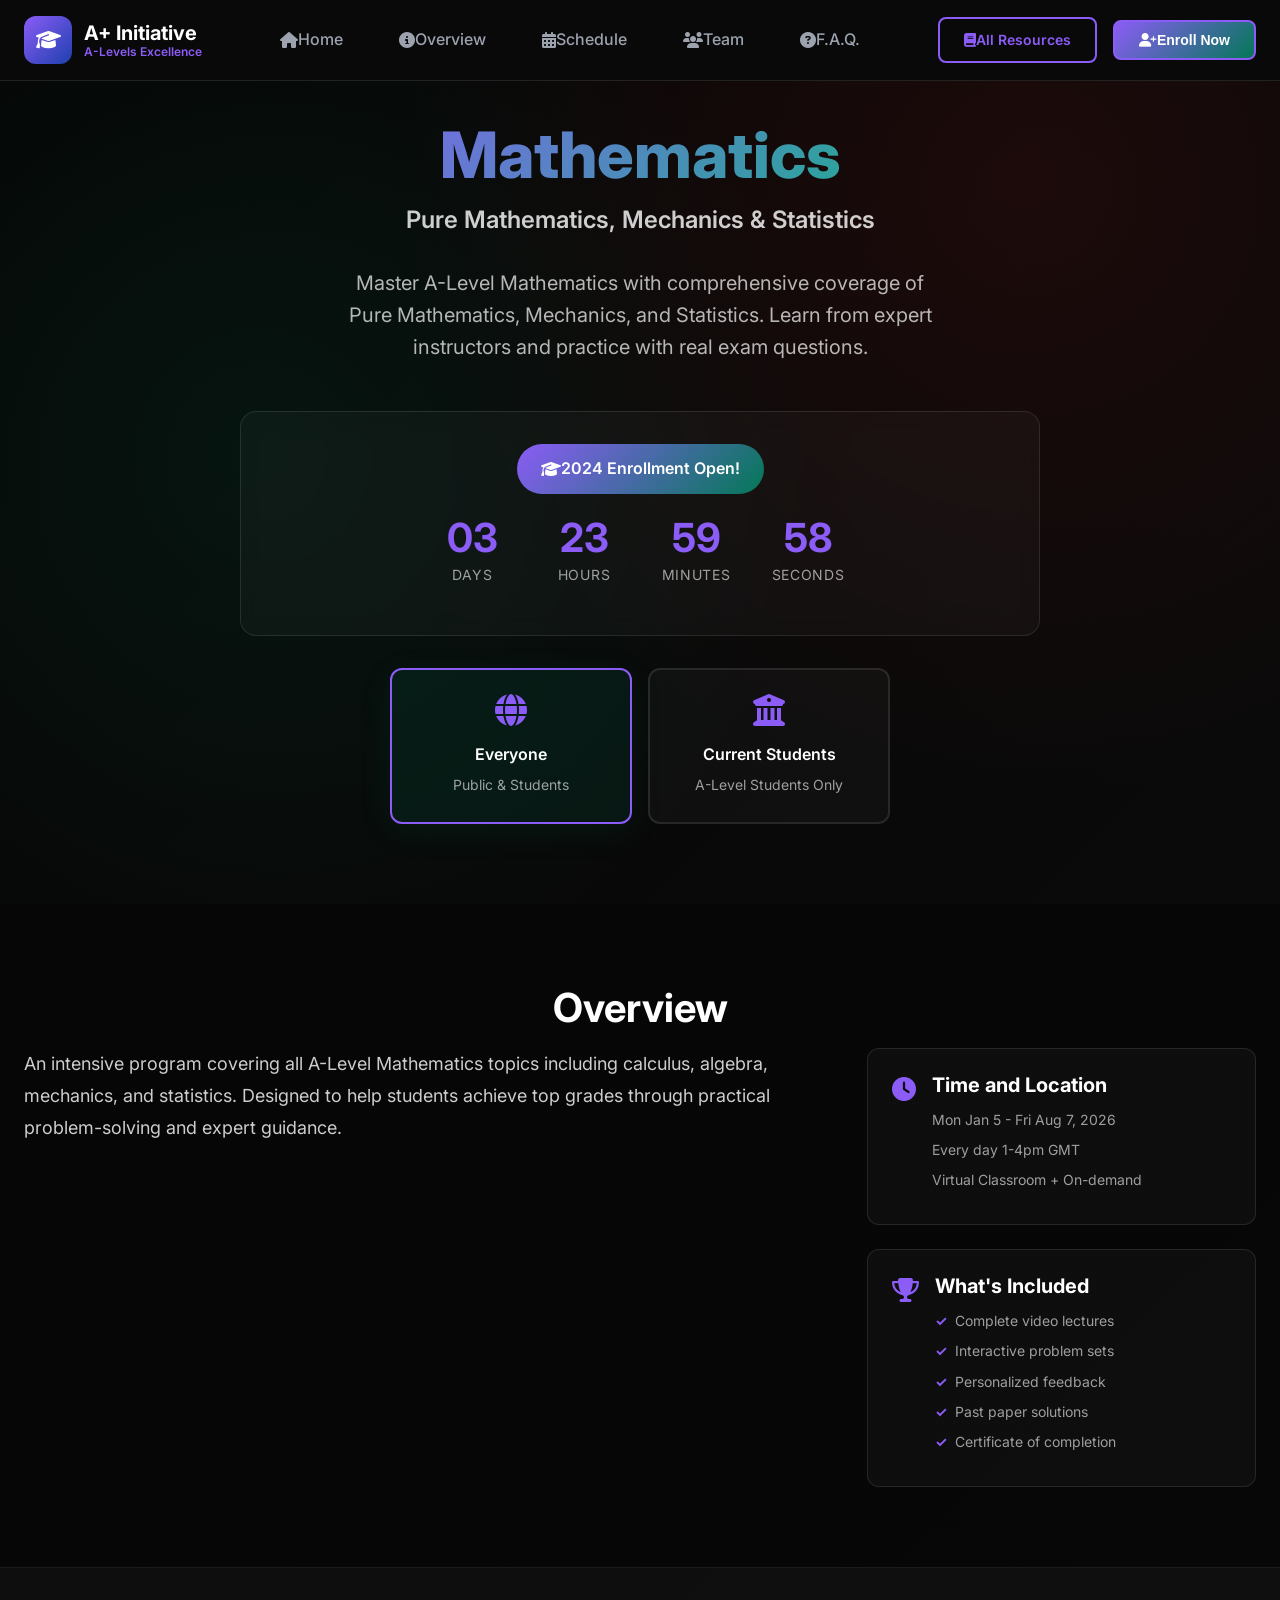
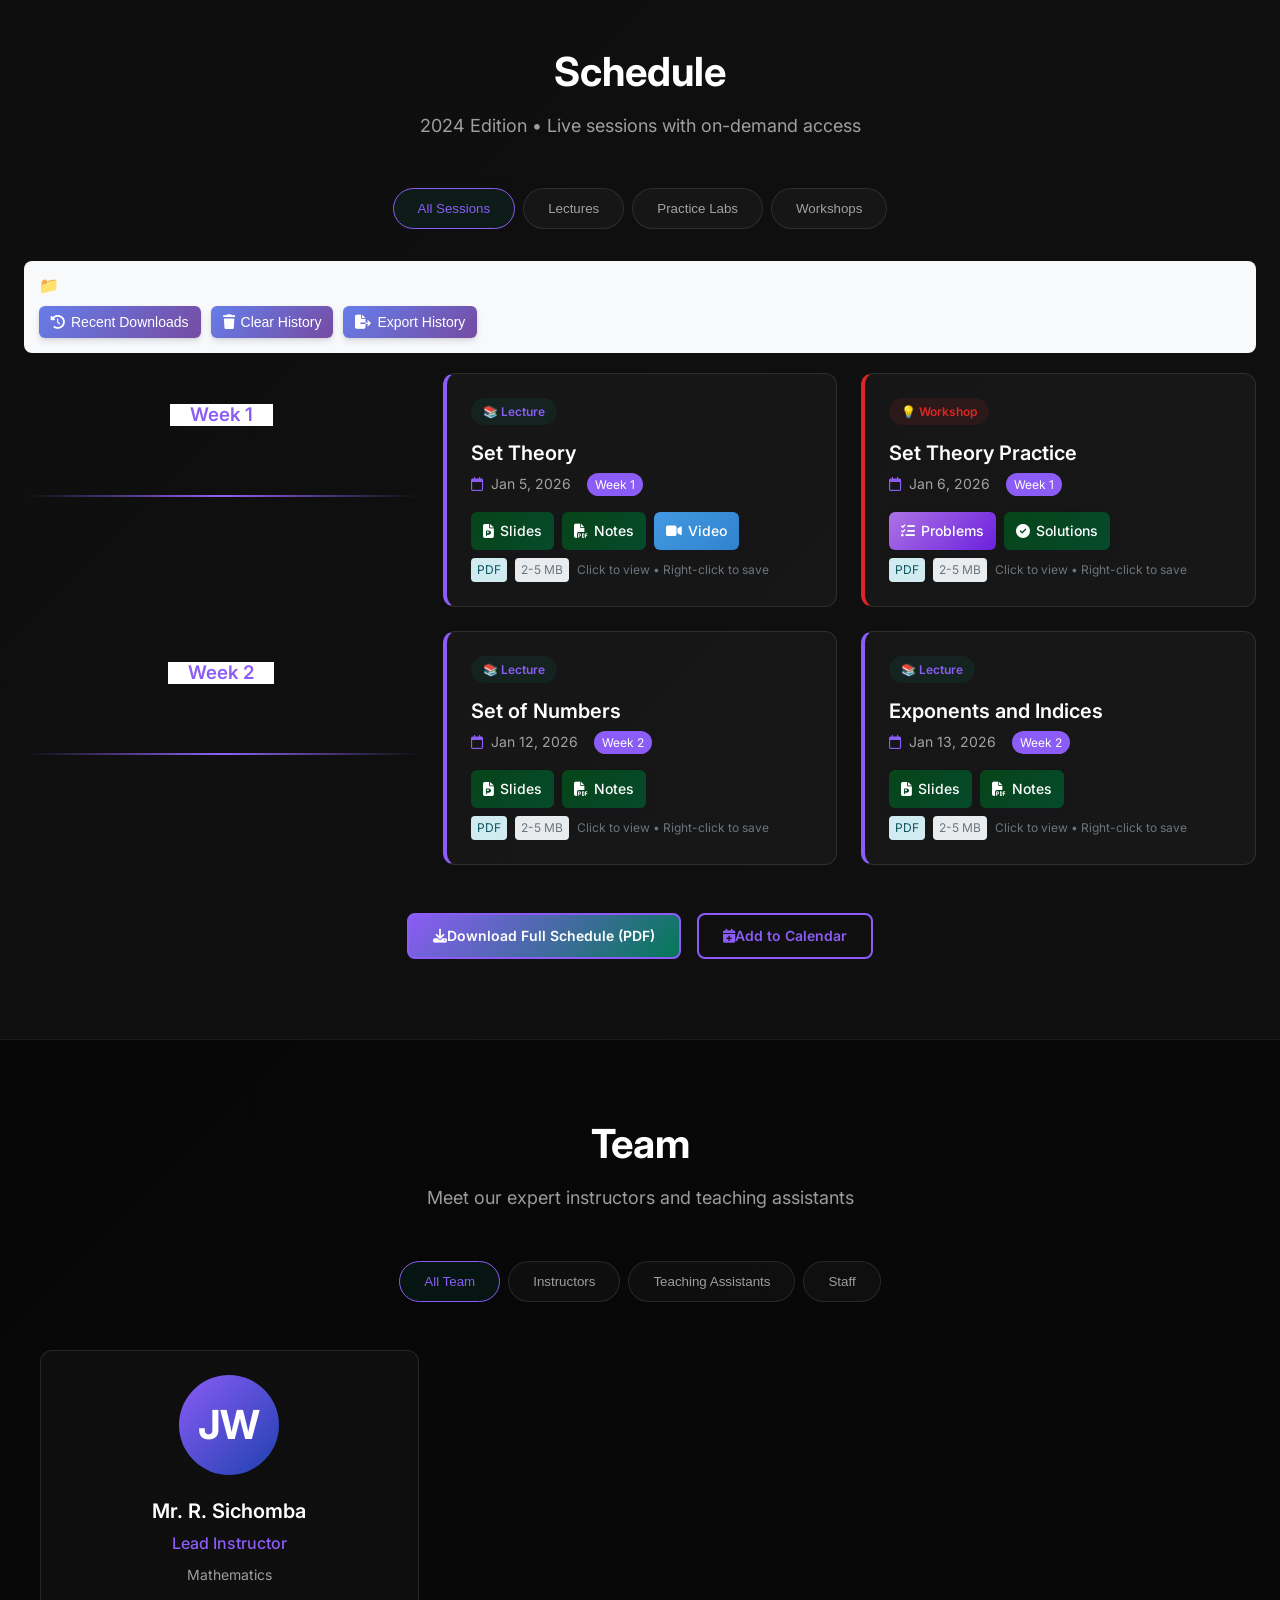
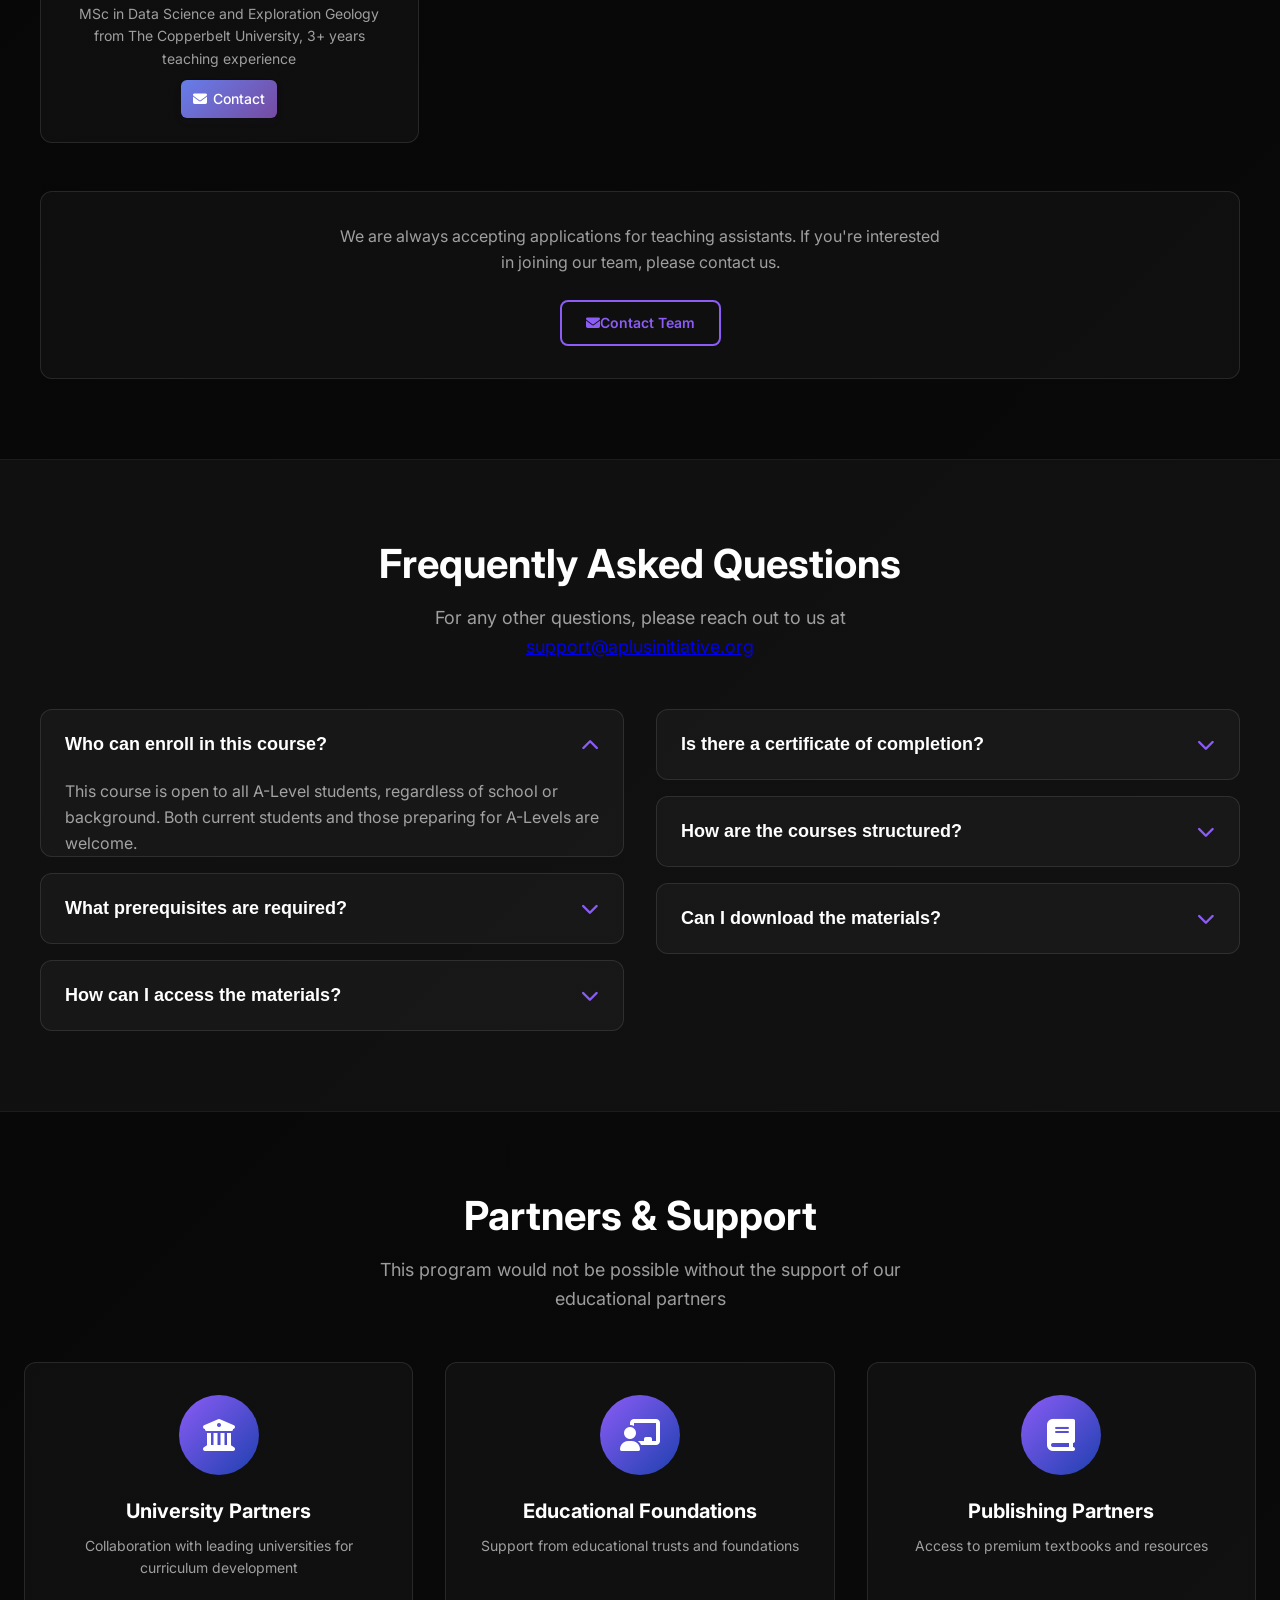
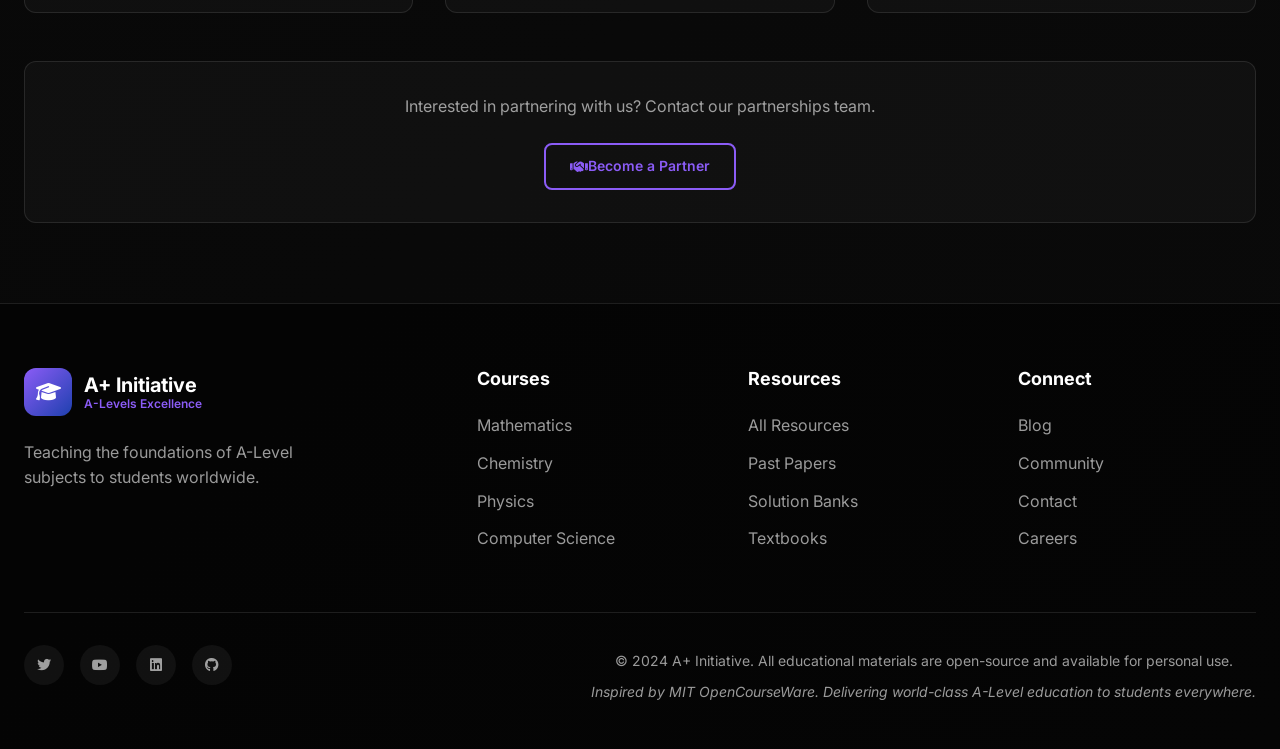
<file: course_detail.html>
<!DOCTYPE html>
<html lang="en" class="scroll-smooth">
<head>
    <meta charset="UTF-8">
    <meta name="viewport" content="width=device-width, initial-scale=1.0">
    <title id="courseTitle">Course Details - A+ Initiative</title>
    
    <!-- Favicon -->
    <link rel="icon" type="image/svg+xml" href="assets/images/logo.svg">
    
    <!-- CSS -->
    <link rel="stylesheet" href="assets/css/style.css">
    <link rel="stylesheet" href="assets/css/mit-style.css">
    <link rel="stylesheet" href="assets/css/animations.css">
    <link rel="stylesheet" href="assets/css/responsive.css">
    
    <!-- Fonts -->
    <link rel="preconnect" href="https://fonts.googleapis.com">
    <link rel="preconnect" href="https://fonts.gstatic.com" crossorigin>
    <link href="https://fonts.googleapis.com/css2?family=Inter:wght@300;400;500;600;700;800;900&family=Source+Serif+Pro:wght@400;600;700&display=swap" rel="stylesheet">
    
    <!-- Icons -->
    <link rel="stylesheet" href="https://cdnjs.cloudflare.com/ajax/libs/font-awesome/6.4.0/css/all.min.css">
</head>

<body class="antialiased">
    <!-- Loading Screen -->
    <div id="loadingScreen" class="loading-screen">
        <div class="loading-content">
            <div class="spinner"></div>
            <div class="text-xl font-bold text-primary mt-4">A+ Initiative</div>
            <div class="text-sm text-gray-400">Loading Course</div>
        </div>
    </div>

    <!-- Navigation -->
    <nav class="navbar" id="mainNav">
        <div class="nav-container">
            <!-- Logo -->
            <a href="index.html" class="logo">
                <div class="logo-icon">
                    <i class="fas fa-graduation-cap"></i>
                </div>
                <div class="logo-text">
                    <div>A+ Initiative</div>
                    <div class="logo-subtitle">A-Levels Excellence</div>
                </div>
            </a>

            <!-- Desktop Navigation -->
            <div class="nav-links">
                <a href="index.html" class="nav-link">
                    <i class="fas fa-home mr-2"></i>Home
                </a>
                <a href="#overview" class="nav-link active">
                    <i class="fas fa-info-circle mr-2"></i>Overview
                </a>
                <a href="#schedule" class="nav-link">
                    <i class="fas fa-calendar-alt mr-2"></i>Schedule
                </a>
                <a href="#team" class="nav-link">
                    <i class="fas fa-users mr-2"></i>Team
                </a>
                <a href="#faq" class="nav-link">
                    <i class="fas fa-question-circle mr-2"></i>F.A.Q.
                </a>
            </div>

            <!-- Auth Buttons -->
            <div class="nav-auth">
                <a href="course_list.html" class="btn btn-outline">
                    <i class="fas fa-book mr-2"></i>All Resources
                </a>
                <button id="enrollBtn" class="btn btn-primary">
                    <i class="fas fa-user-plus mr-2"></i>Enroll Now
                </button>
            </div>

            <!-- Mobile Menu Button -->
            <button id="mobileMenuBtn" class="mobile-menu-btn">
                <i class="fas fa-bars"></i>
            </button>
        </div>

        <!-- Mobile Menu -->
        <div id="mobileMenu" class="mobile-menu">
            <div class="mobile-menu-header">
                <div class="mobile-logo">
                    <div class="logo-icon">
                        <i class="fas fa-graduation-cap"></i>
                    </div>
                    <div class="logo-text">
                        <div>A+ Initiative</div>
                        <div class="logo-subtitle">A-Levels Excellence</div>
                    </div>
                </div>
                <button id="mobileMenuClose" class="mobile-menu-close">
                    <i class="fas fa-times"></i>
                </button>
            </div>
            
            <div class="mobile-menu-content">
                <a href="index.html" class="mobile-nav-link">
                    <i class="fas fa-home"></i>Home
                </a>
                <a href="#overview" class="mobile-nav-link active">
                    <i class="fas fa-info-circle"></i>Overview
                </a>
                <a href="#schedule" class="mobile-nav-link">
                    <i class="fas fa-calendar-alt"></i>Schedule
                </a>
                <a href="#team" class="mobile-nav-link">
                    <i class="fas fa-users"></i>Team
                </a>
                <a href="#faq" class="mobile-nav-link">
                    <i class="fas fa-question-circle"></i>F.A.Q.
                </a>
            </div>
            
            <div class="mobile-menu-auth">
                <a href="course_list.html" class="btn btn-outline w-full">
                    <i class="fas fa-book mr-2"></i>All Resources
                </a>
                <button id="mobileEnrollBtn" class="btn btn-primary w-full mt-3">
                    <i class="fas fa-user-plus mr-2"></i>Enroll Now
                </button>
            </div>
        </div>
    </nav>

    <!-- Hero Section -->
    <section class="mit-hero" id="home">
        <div class="mit-hero-background"></div>
        <div class="container">
            <div class="mit-hero-content">
                <h1 class="mit-hero-title" id="courseName">Loading Course...</h1>
                <h2 class="mit-hero-subtitle" id="courseSubtitle">Introduction to A-Level Mastery</h2>
                <p class="mit-hero-description" id="courseDescription">
                    A comprehensive, high-intensity program designed to teach you the fundamentals of A-Level subjects as efficiently as possible!
                </p>
                
                <!-- Enrollment Status -->
                <div class="mit-enrollment-status">
                    <div class="enrollment-badge">
                        <i class="fas fa-graduation-cap mr-2"></i>
                        <span>2024 Enrollment Open!</span>
                    </div>
                    <div class="enrollment-timer" id="enrollmentTimer">
                        <div class="timer-unit">
                            <span class="timer-number" id="days">04</span>
                            <span class="timer-label">Days</span>
                        </div>
                        <div class="timer-unit">
                            <span class="timer-number" id="hours">08</span>
                            <span class="timer-label">Hours</span>
                        </div>
                        <div class="timer-unit">
                            <span class="timer-number" id="minutes">29</span>
                            <span class="timer-label">Minutes</span>
                        </div>
                        <div class="timer-unit">
                            <span class="timer-number" id="seconds">51</span>
                            <span class="timer-label">Seconds</span>
                        </div>
                    </div>
                </div>
                
                <!-- Audience Selector -->
                <div class="audience-selector">
                    <div class="audience-option active" data-audience="all">
                        <i class="fas fa-globe"></i>
                        <span>Everyone</span>
                        <small>Public & Students</small>
                    </div>
                    <div class="audience-option" data-audience="current">
                        <i class="fas fa-university"></i>
                        <span>Current Students</span>
                        <small>A-Level Students Only</small>
                    </div>
                </div>
            </div>
        </div>
    </section>

    <!-- Overview Section -->
    <section class="mit-section" id="overview">
        <div class="container">
            <h2 class="mit-section-title">Overview</h2>
            <div class="overview-content">
                <div class="overview-description">
                    <p id="courseOverview">
                        An efficient and high-intensity program designed to teach you the fundamentals of A-Level subjects as quickly as possible! Our introductory program covers essential methods with applications to real-world problems, university preparation, and competitive examinations. Students will gain foundational knowledge, practical problem-solving skills, and understanding of advanced topics. The program concludes with a comprehensive mock examination and personalized feedback from expert instructors. Prerequisites assume basic mathematical knowledge; we'll explain everything else along the way! Experience with the subject is helpful but not necessary.
                    </p>
                </div>
                
                <div class="overview-details">
                    <div class="detail-card">
                        <i class="fas fa-clock detail-icon"></i>
                        <div class="detail-content">
                            <h3>Time and Location</h3>
                            <p id="courseTime">Mon Jan 5 - Fri Jan 9, 2024</p>
                            <p>Every day 1-4pm GMT</p>
                            <p>Virtual Classroom + On-demand</p>
                        </div>
                    </div>
                    
                    <div class="detail-card">
                        <i class="fas fa-trophy detail-icon"></i>
                        <div class="detail-content">
                            <h3>What's Included</h3>
                            <ul>
                                <li>Complete video lectures</li>
                                <li>Interactive problem sets</li>
                                <li>Personalized feedback</li>
                                <li>Past paper solutions</li>
                                <li>Certificate of completion</li>
                            </ul>
                        </div>
                    </div>
                </div>
            </div>
        </div>
    </section>

    <!-- Schedule Section -->
    <section class="mit-section bg-light" id="schedule">
        <div class="container">
            <div class="schedule-header">
                <h2 class="mit-section-title">Schedule</h2>
                <p class="mit-section-subtitle">
                    2024 Edition • Live sessions with on-demand access
                </p>
            </div>
            
            <div class="schedule-container">
                <!-- Schedule filters -->
                <div class="schedule-filters">
                    <button class="schedule-filter active" data-filter="all">All Sessions</button>
                    <button class="schedule-filter" data-filter="lecture">Lectures</button>
                    <button class="schedule-filter" data-filter="lab">Practice Labs</button>
                    <button class="schedule-filter" data-filter="workshop">Workshops</button>
                </div>
                
                <!-- Schedule Grid -->
                <div class="schedule-grid" id="scheduleGrid">
                    <!-- Schedule items will be loaded by JavaScript -->
                </div>
                
                <!-- Download Schedule -->
                <div class="schedule-download">
                    <a href="#" class="btn btn-primary" id="downloadFullSchedule">
                        <i class="fas fa-download mr-2"></i> Download Full Schedule (PDF)
                    </a>
                    <a href="#" class="btn btn-outline" id="addToCalendar">
                        <i class="fas fa-calendar-plus mr-2"></i> Add to Calendar
                    </a>
                </div>
            </div>
        </div>
    </section>

    <!-- Team Section -->
    <section class="mit-section" id="team">
        <div class="container">
            <h2 class="mit-section-title">Team</h2>
            <p class="mit-section-subtitle">
                Meet our expert instructors and teaching assistants
            </p>
            
            <div class="team-container">
                <!-- Team filters -->
                <div class="team-filters">
                    <button class="team-filter active" data-role="all">All Team</button>
                    <button class="team-filter" data-role="instructor">Instructors</button>
                    <button class="team-filter" data-role="ta">Teaching Assistants</button>
                    <button class="team-filter" data-role="staff">Staff</button>
                </div>
                
                <!-- Team Grid -->
                <div class="team-grid" id="teamGrid">
                    <!-- Team members will be loaded by JavaScript -->
                </div>
                
                <!-- Join Team CTA -->
                <div class="team-cta">
                    <p>We are always accepting applications for teaching assistants. If you're interested in joining our team, please contact us.</p>
                    <a href="mailto:team@aplusinitiative.org" class="btn btn-outline">
                        <i class="fas fa-envelope mr-2"></i> Contact Team
                    </a>
                </div>
            </div>
        </div>
    </section>

    <!-- FAQ Section -->
    <section class="mit-section bg-light" id="faq">
        <div class="container">
            <h2 class="mit-section-title">Frequently Asked Questions</h2>
            <p class="mit-section-subtitle">
                For any other questions, please reach out to us at 
                <a href="mailto:support@aplusinitiative.org">support@aplusinitiative.org</a>
            </p>
            
            <div class="faq-container">
                <div class="faq-grid">
                    <!-- Left column -->
                    <div class="faq-column">
                        <div class="faq-item">
                            <button class="faq-question">
                                Who can enroll in this course?
                                <i class="fas fa-chevron-down"></i>
                            </button>
                            <div class="faq-answer">
                                <p>This course is open to all A-Level students, regardless of school or background. Both current students and those preparing for A-Levels are welcome.</p>
                            </div>
                        </div>
                        
                        <div class="faq-item">
                            <button class="faq-question">
                                What prerequisites are required?
                                <i class="fas fa-chevron-down"></i>
                            </button>
                            <div class="faq-answer">
                                <p>Basic mathematical knowledge (GCSE level) is recommended. We'll cover everything else from the ground up, making it accessible even for beginners.</p>
                            </div>
                        </div>
                        
                        <div class="faq-item">
                            <button class="faq-question">
                                How can I access the materials?
                                <i class="fas fa-chevron-down"></i>
                            </button>
                            <div class="faq-answer">
                                <p>All course materials including lecture videos, slides, practice problems, and solutions are available on our platform after enrollment. You'll have lifetime access to all materials.</p>
                            </div>
                        </div>
                    </div>
                    
                    <!-- Right column -->
                    <div class="faq-column">
                        <div class="faq-item">
                            <button class="faq-question">
                                Is there a certificate of completion?
                                <i class="fas fa-chevron-down"></i>
                            </button>
                            <div class="faq-answer">
                                <p>Yes! Students who complete all assignments and pass the final assessment will receive a certificate of completion from A+ Initiative.</p>
                            </div>
                        </div>
                        
                        <div class="faq-item">
                            <button class="faq-question">
                                How are the courses structured?
                                <i class="fas fa-chevron-down"></i>
                            </button>
                            <div class="faq-answer">
                                <p>Each course is divided into weekly modules with video lectures, practice problems, and assignments. Live Q&A sessions are held weekly.</p>
                            </div>
                        </div>
                        
                        <div class="faq-item">
                            <button class="faq-question">
                                Can I download the materials?
                                <i class="fas fa-chevron-down"></i>
                            </button>
                            <div class="faq-answer">
                                <p>Yes! All PDFs, slides, and problem sets are available for download. Videos are streamable with downloadable transcripts.</p>
                            </div>
                        </div>
                    </div>
                </div>
            </div>
        </div>
    </section>

    <!-- Sponsors Section -->
    <section class="mit-section" id="sponsors">
        <div class="container">
            <h2 class="mit-section-title">Partners & Support</h2>
            <p class="mit-section-subtitle">
                This program would not be possible without the support of our educational partners
            </p>
            
            <div class="sponsors-grid">
                <div class="sponsor-card">
                    <div class="sponsor-logo">
                        <i class="fas fa-university"></i>
                    </div>
                    <h3>University Partners</h3>
                    <p>Collaboration with leading universities for curriculum development</p>
                </div>
                
                <div class="sponsor-card">
                    <div class="sponsor-logo">
                        <i class="fas fa-chalkboard-teacher"></i>
                    </div>
                    <h3>Educational Foundations</h3>
                    <p>Support from educational trusts and foundations</p>
                </div>
                
                <div class="sponsor-card">
                    <div class="sponsor-logo">
                        <i class="fas fa-book"></i>
                    </div>
                    <h3>Publishing Partners</h3>
                    <p>Access to premium textbooks and resources</p>
                </div>
            </div>
            
            <div class="sponsors-cta">
                <p>Interested in partnering with us? Contact our partnerships team.</p>
                <a href="mailto:partners@aplusinitiative.org" class="btn btn-outline">
                    <i class="fas fa-handshake mr-2"></i> Become a Partner
                </a>
            </div>
        </div>
    </section>

    <!-- Footer -->
    <footer class="mit-footer">
        <div class="container">
            <div class="mit-footer-content">
                <div class="footer-logo">
                    <div class="logo">
                        <div class="logo-icon">
                            <i class="fas fa-graduation-cap"></i>
                        </div>
                        <div class="logo-text">
                            <div>A+ Initiative</div>
                            <div class="logo-subtitle">A-Levels Excellence</div>
                        </div>
                    </div>
                    <p class="footer-description">
                        Teaching the foundations of A-Level subjects to students worldwide.
                    </p>
                </div>
                
                <div class="footer-links">
                    <div class="footer-section">
                        <h3>Courses</h3>
                        <ul>
                            <li><a href="course_detail.html?course=mathematics">Mathematics</a></li>
                            <li><a href="course_detail.html?course=chemistry">Chemistry</a></li>
                            <li><a href="course_detail.html?course=physics">Physics</a></li>
                            <li><a href="course_detail.html?course=computer-science">Computer Science</a></li>
                        </ul>
                    </div>
                    
                    <div class="footer-section">
                        <h3>Resources</h3>
                        <ul>
                            <li><a href="course_list.html">All Resources</a></li>
                            <li><a href="#">Past Papers</a></li>
                            <li><a href="#">Solution Banks</a></li>
                            <li><a href="#">Textbooks</a></li>
                        </ul>
                    </div>
                    
                    <div class="footer-section">
                        <h3>Connect</h3>
                        <ul>
                            <li><a href="#">Blog</a></li>
                            <li><a href="#">Community</a></li>
                            <li><a href="#">Contact</a></li>
                            <li><a href="#">Careers</a></li>
                        </ul>
                    </div>
                </div>
            </div>
            
            <div class="footer-bottom">
                <div class="social-links">
                    <a href="#" class="social-link">
                        <i class="fab fa-twitter"></i>
                    </a>
                    <a href="#" class="social-link">
                        <i class="fab fa-youtube"></i>
                    </a>
                    <a href="#" class="social-link">
                        <i class="fab fa-linkedin"></i>
                    </a>
                    <a href="#" class="social-link">
                        <i class="fab fa-github"></i>
                    </a>
                </div>
                
                <div class="footer-copyright">
                    <p>&copy; 2024 A+ Initiative. All educational materials are open-source and available for personal use.</p>
                    <p class="footer-note">
                        Inspired by MIT OpenCourseWare. Delivering world-class A-Level education to students everywhere.
                    </p>
                </div>
            </div>
        </div>
    </footer>

    <!-- Back to Top -->
    <button id="backToTop" class="back-to-top">
        <i class="fas fa-chevron-up"></i>
    </button>

    <!-- JavaScript -->
    <script src="assets/js/app.js"></script>
    <script src="assets/js/mit-course.js"></script>
</body>
</html>
</file>
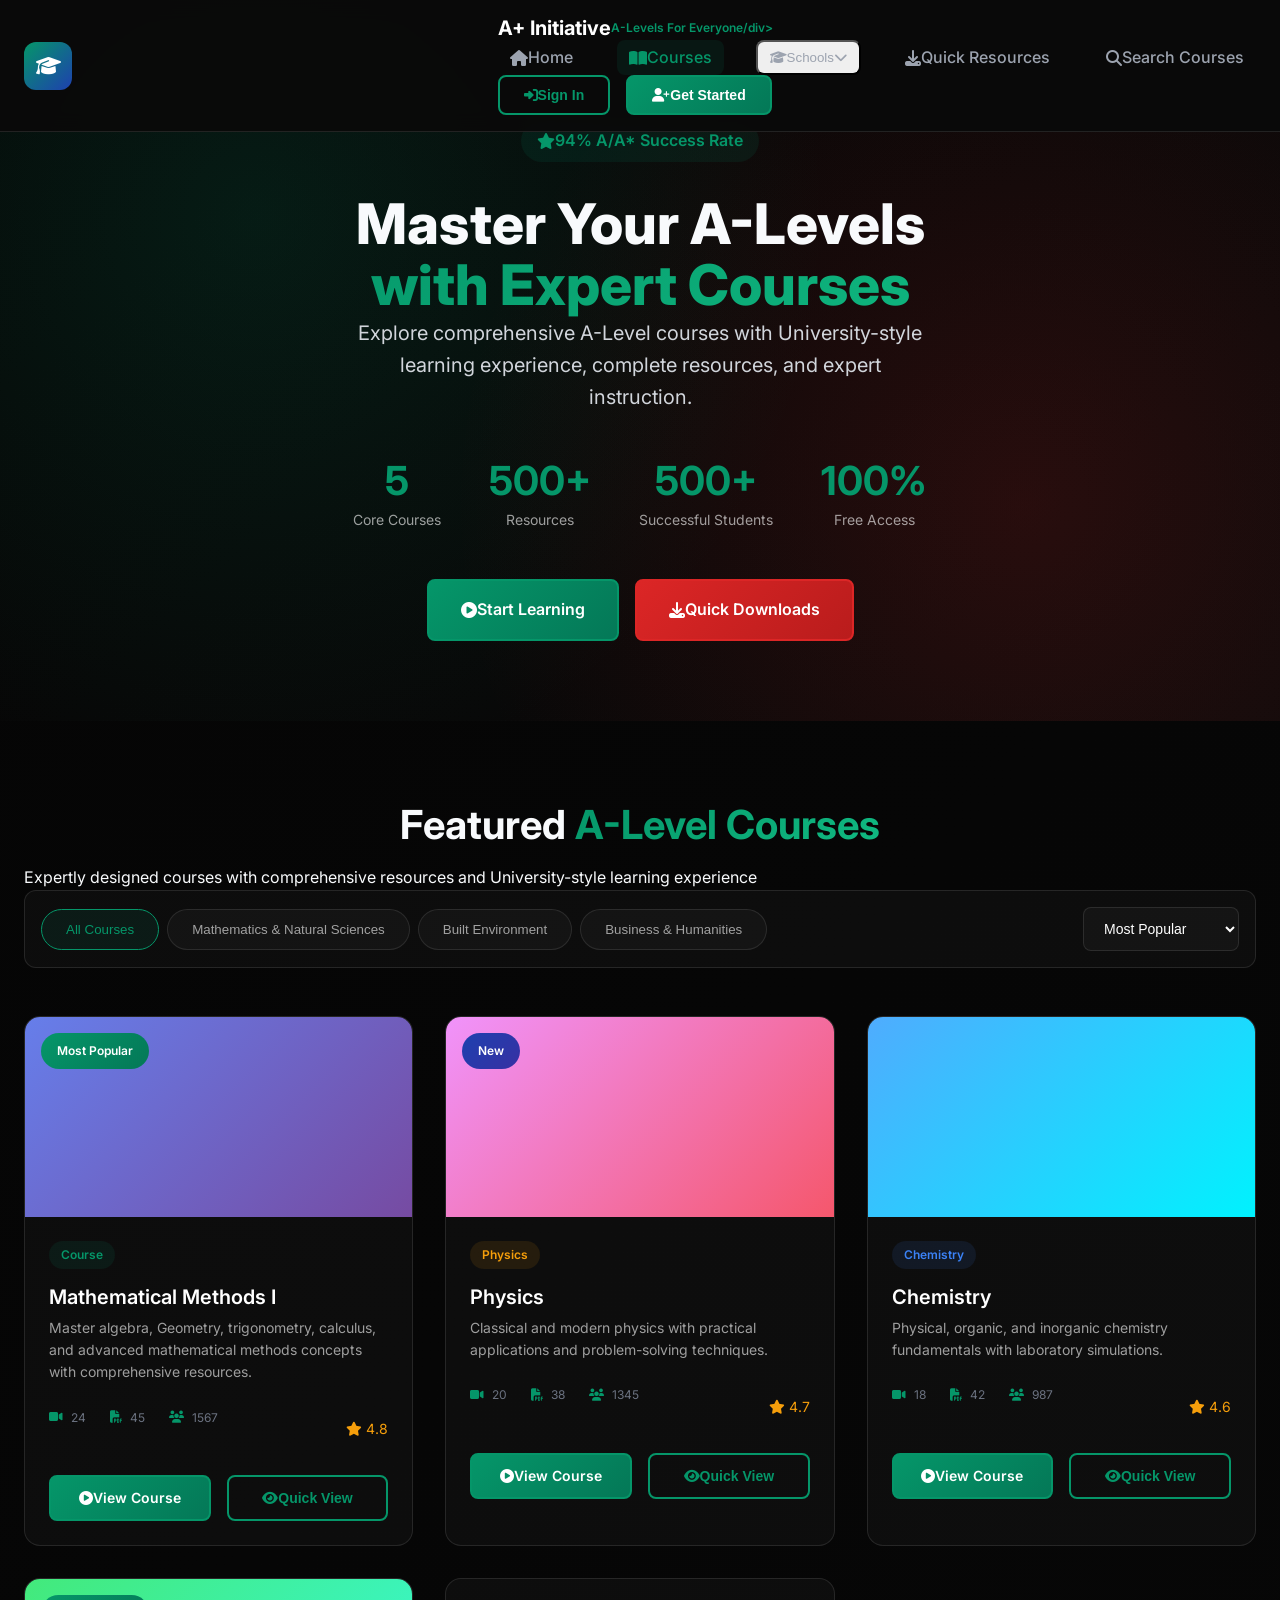
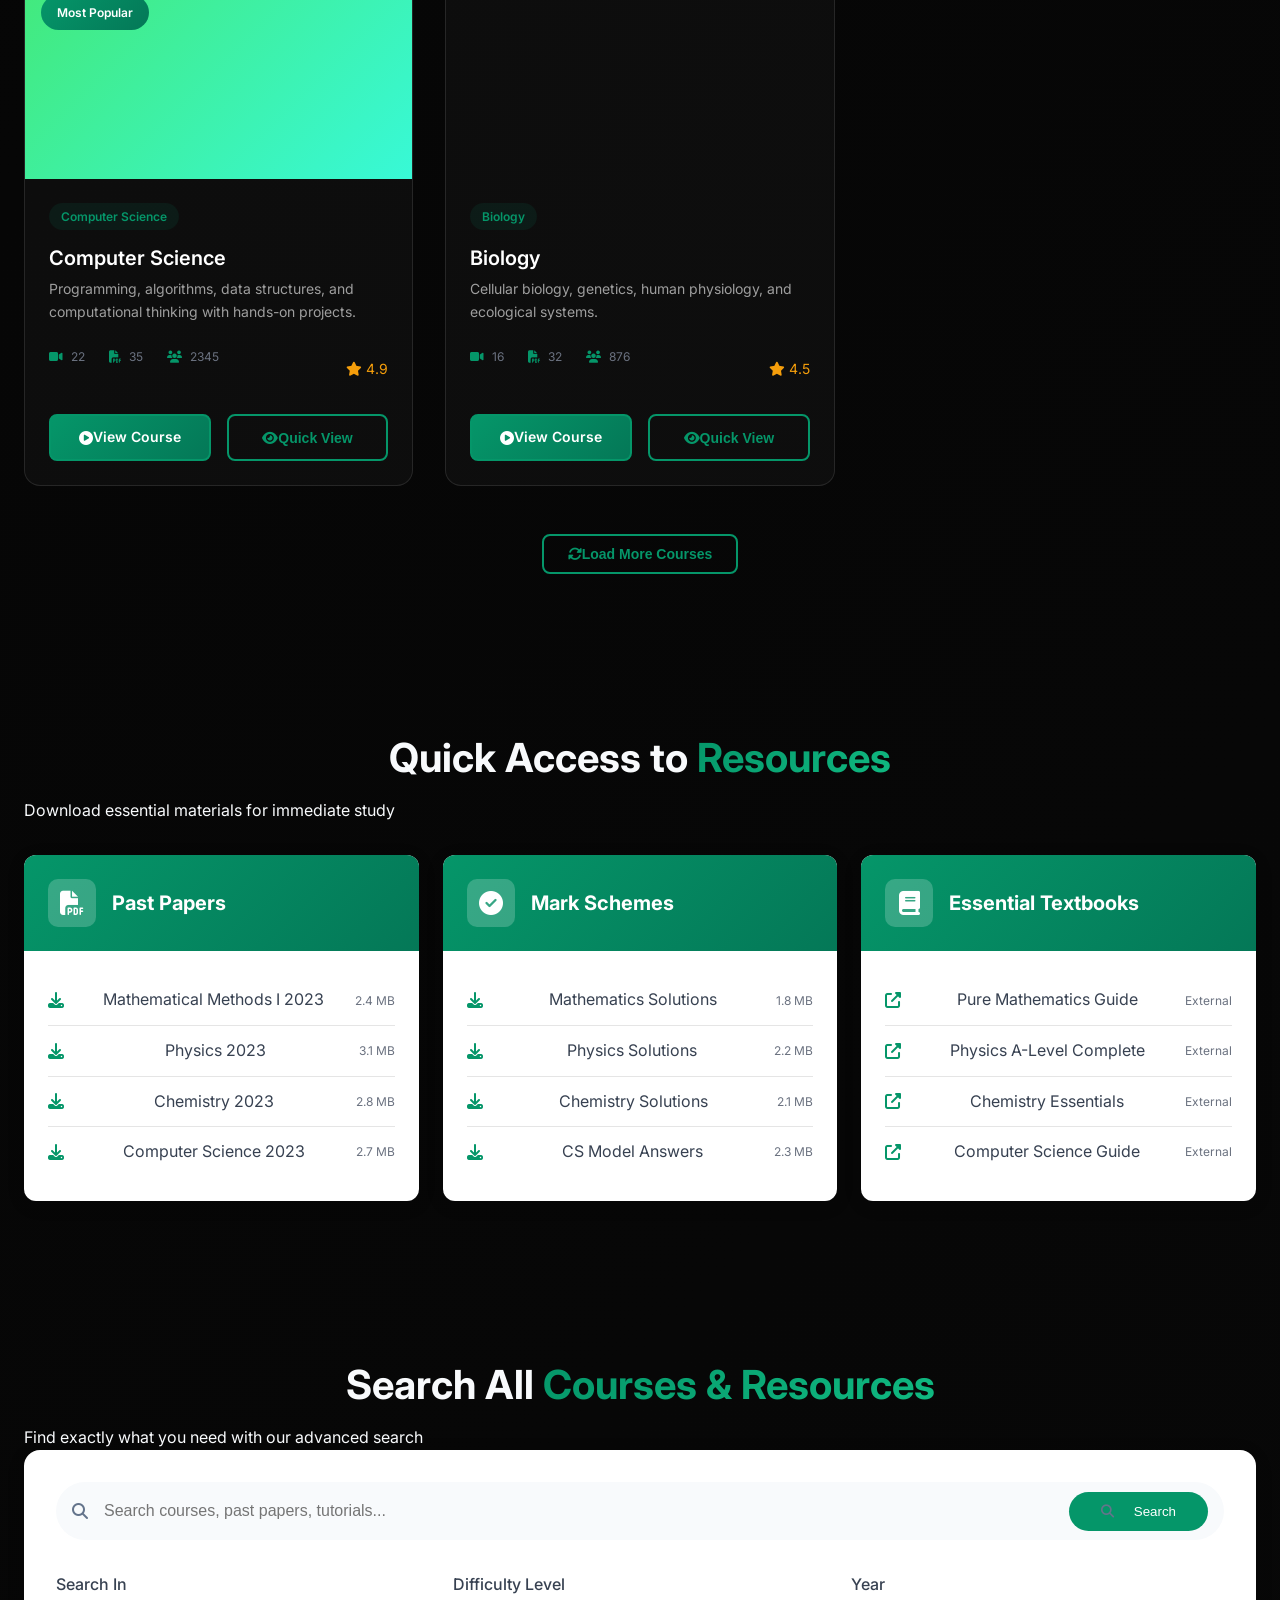
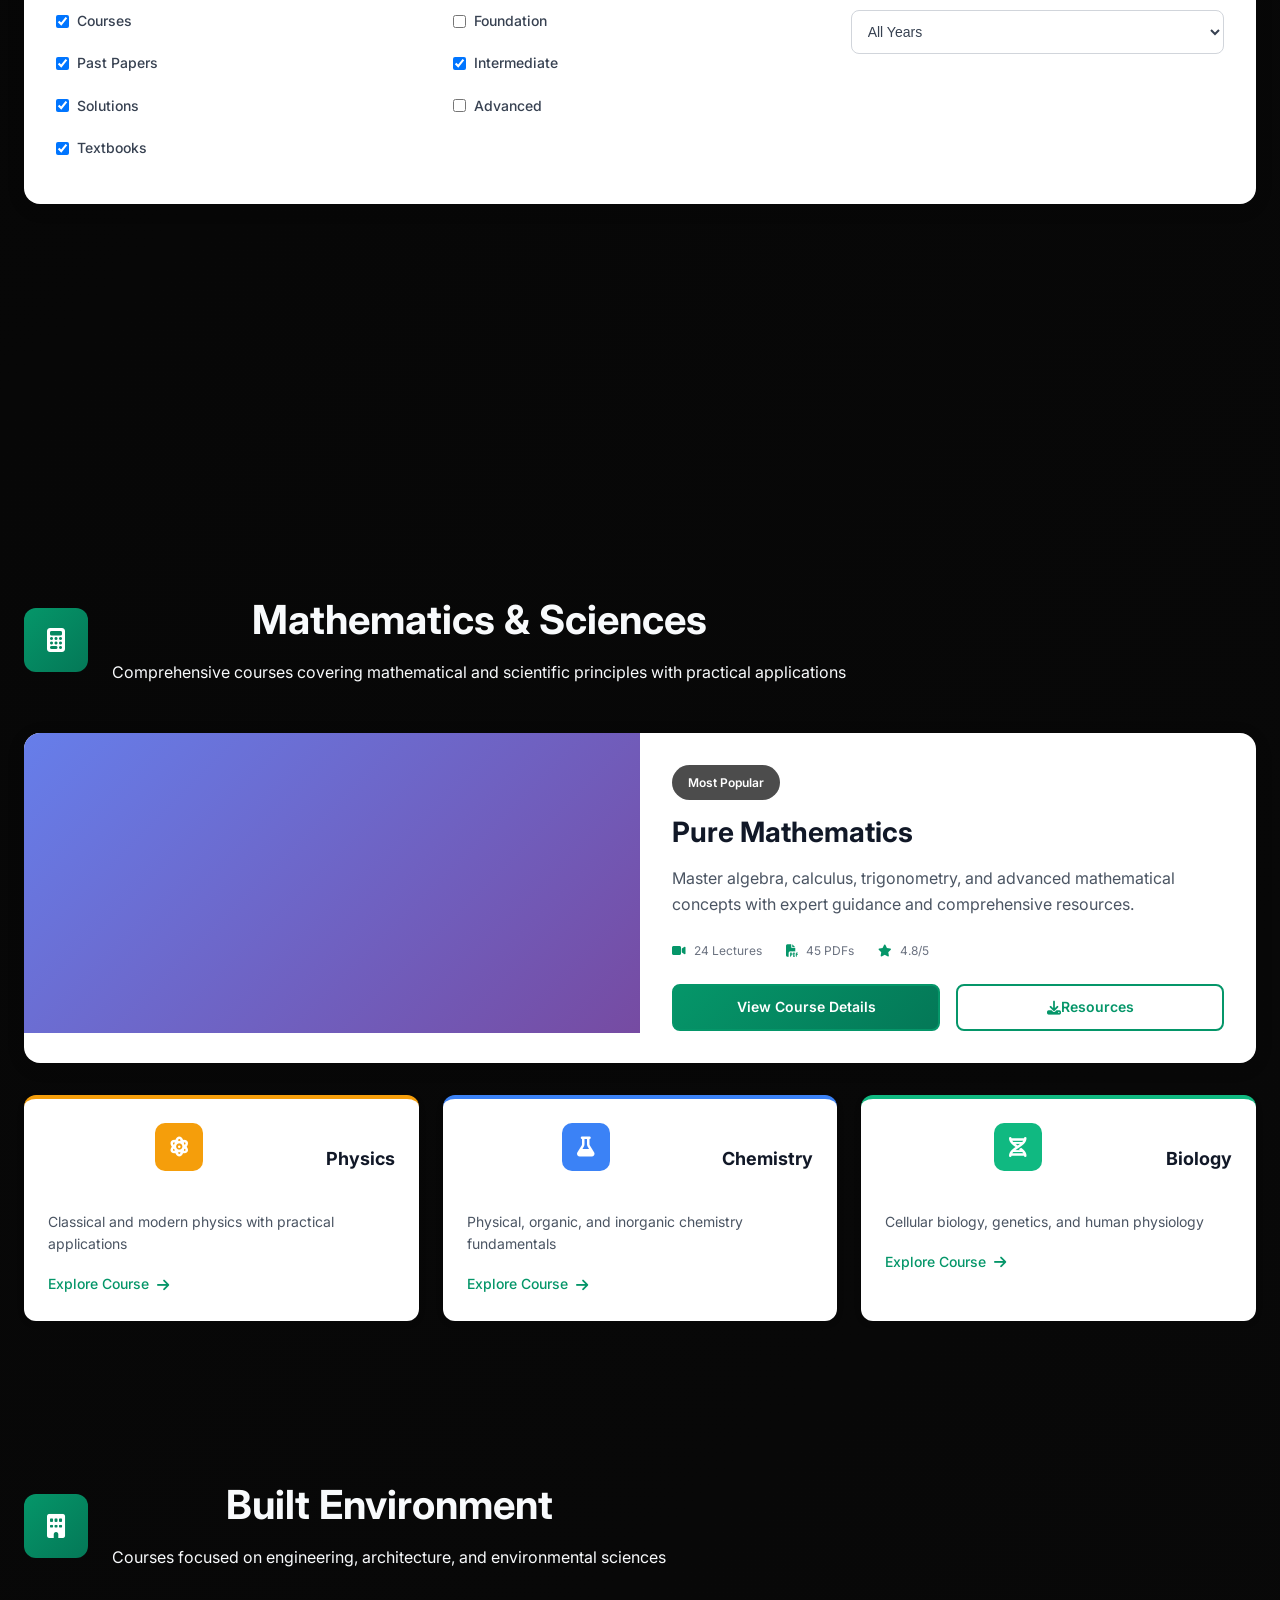
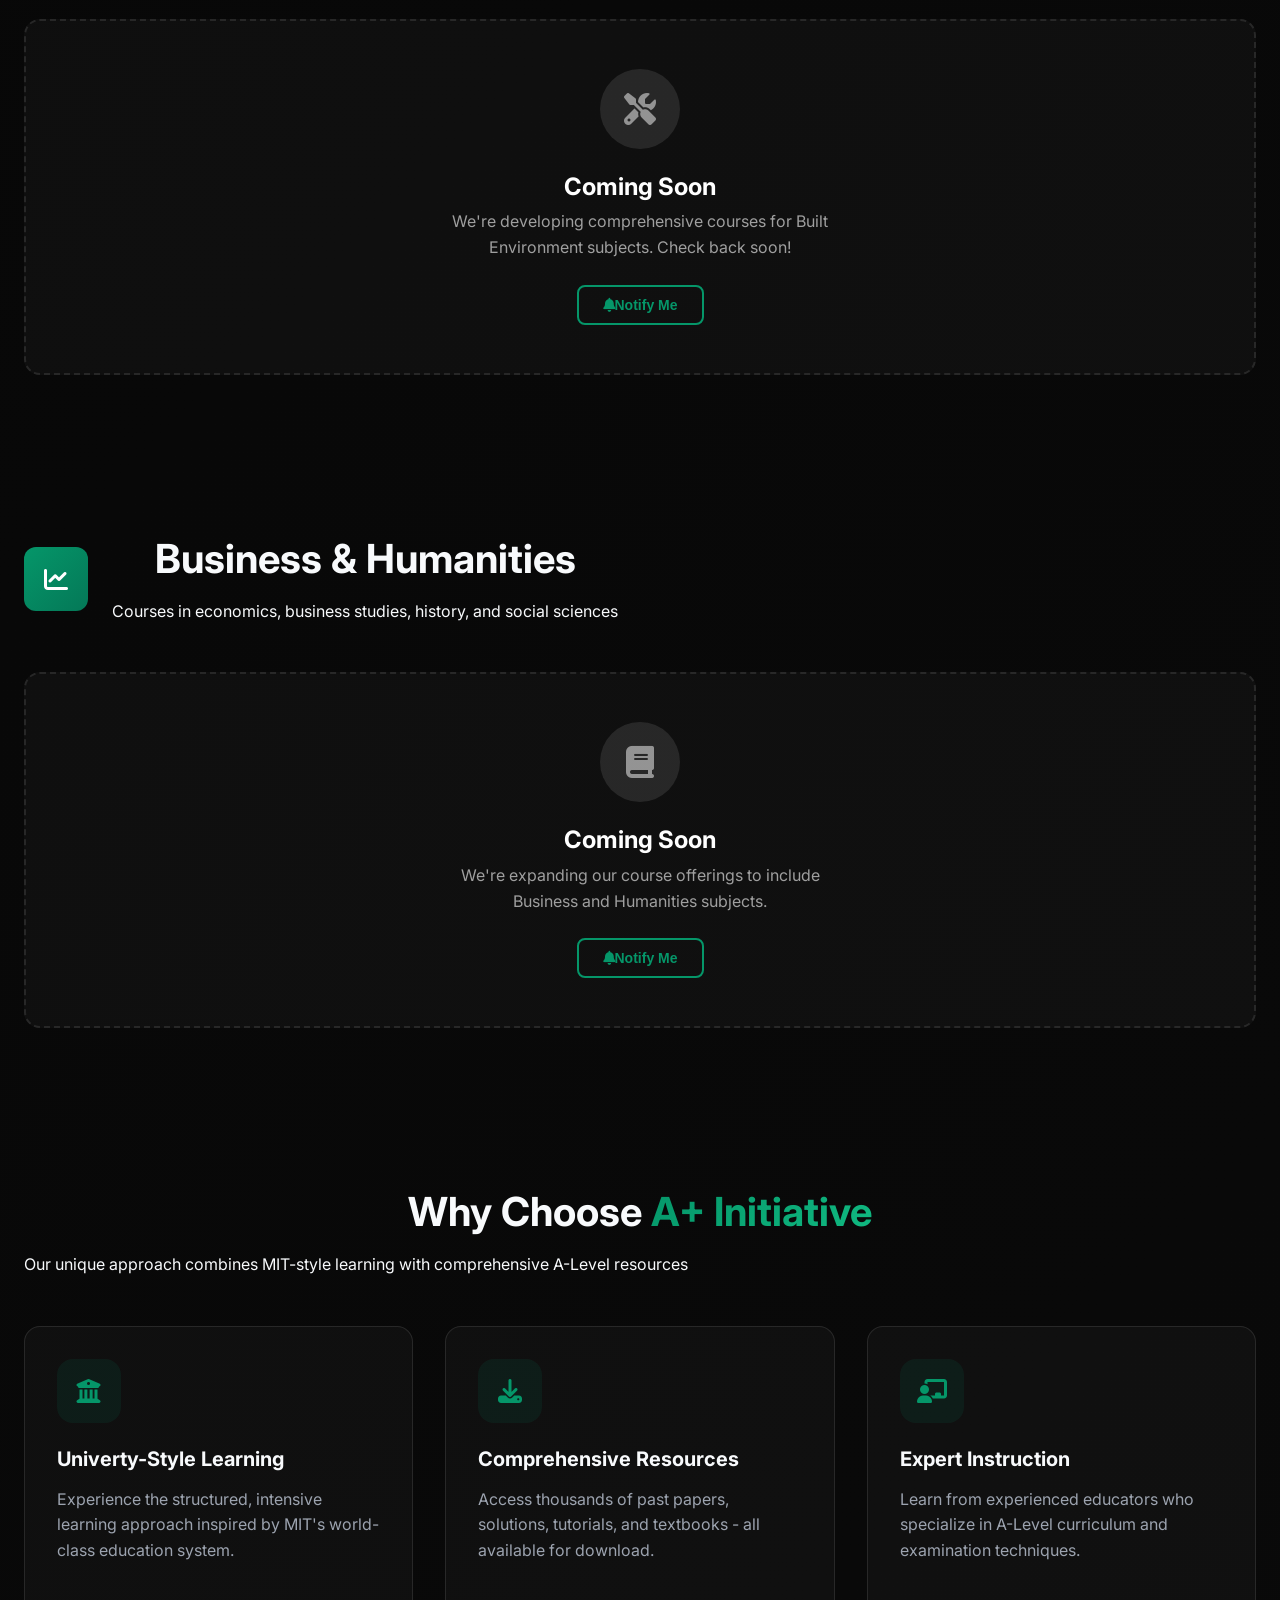
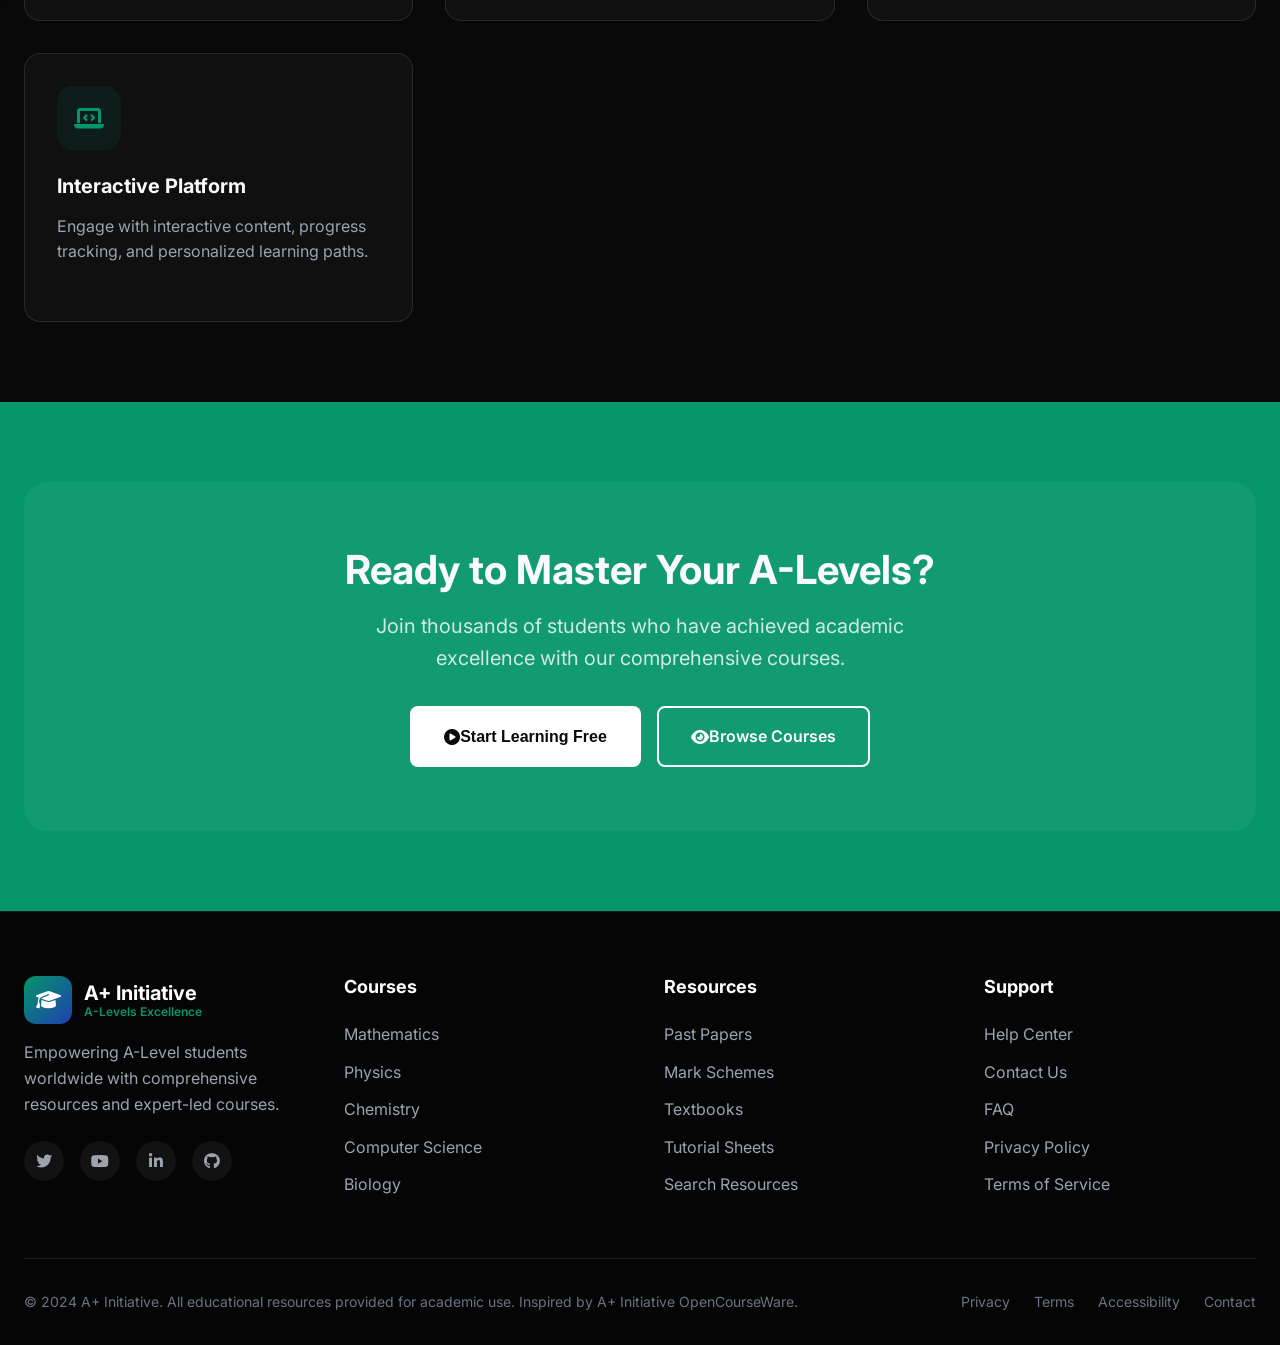
<file: course_list.html>
<!DOCTYPE html>
<html lang="en" class="scroll-smooth">
<head>
    <meta charset="UTF-8">
    <meta name="viewport" content="width=device-width, initial-scale=1.0">
    <title>A-Level Courses - A+ Initiative | Comprehensive Learning Platform</title>
    <meta name="description" content="Explore comprehensive A-Level courses with expert-led instruction, downloadable resources, and MIT-style learning experience.">
    
    <!-- Favicon -->
    <link rel="icon" type="image/svg+xml" href="assets/images/logo.svg">
    
    <!-- Preload critical resources -->
    <link rel="preload" href="assets/css/style.css" as="style">
    <link rel="preload" href="assets/js/app.js" as="script">
    
    <!-- CSS -->
    <link rel="stylesheet" href="assets/css/style.css">
    <link rel="stylesheet" href="assets/css/course-cards.css">
    <link rel="stylesheet" href="assets/css/animations.css">
    <link rel="stylesheet" href="assets/css/responsive.css">
    
    <!-- Fonts -->
    <link rel="preconnect" href="https://fonts.googleapis.com">
    <link rel="preconnect" href="https://fonts.gstatic.com" crossorigin>
    <link href="https://fonts.googleapis.com/css2?family=Inter:wght@300;400;500;600;700;800;900&family=Source+Serif+Pro:wght@400;600;700&display=swap" rel="stylesheet">
    
    <!-- Icons -->
    <link rel="stylesheet" href="https://cdnjs.cloudflare.com/ajax/libs/font-awesome/6.4.0/css/all.min.css">
</head>

<body class="antialiased">
    <!-- Loading Screen -->
    <div id="loadingScreen" class="loading-screen">
        <div class="loading-content">
            <div class="spinner"></div>
            <div class="text-xl font-bold text-primary mt-4">A+ Initiative</div>
            <div class="text-sm text-gray-400">Loading Excellence Platform</div>
        </div>
    </div>

    <!-- Navigation -->
    <nav class="navbar" id="mainNav">
        <div class="nav-container">
            <!-- Logo -->
            <a href="index.html" class="logo">
                <div class="logo-icon">
                    <i class="fas fa-graduation-cap"></i>
                </div>
                <div class="logo-text">
                    <div>A+ Initiative</div>
                    <div class="logo-subtitle">A-Levels For Everyone/div>
                </div>
            </a>

            <!-- Desktop Navigation -->
            <div class="nav-links">
                <a href="index.html" class="nav-link">
                    <i class="fas fa-home mr-2"></i>Home
                </a>
                <a href="course_list.html" class="nav-link active">
                    <i class="fas fa-book-open mr-2"></i>Courses
                </a>
                <div class="nav-dropdown">
                    <button class="nav-link">
                        <i class="fas fa-graduation-cap mr-2"></i>Schools <i class="fas fa-chevron-down ml-1"></i>
                    </button>
                    <div class="dropdown-menu">
                        <a href="#mathematics-sciences" class="dropdown-item">
                            <i class="fas fa-calculator"></i>Mathematics & Natural Sciences
                        </a>
                        <a href="#built-environment" class="dropdown-item">
                            <i class="fas fa-building"></i>Built Environment
                        </a>
                        <a href="#business-humanities" class="dropdown-item">
                            <i class="fas fa-chart-line"></i>Business & Humanities
                        </a>
                    </div>
                </div>
                <a href="#quick-resources" class="nav-link">
                    <i class="fas fa-download mr-2"></i>Quick Resources
                </a>
                <a href="#search-courses" class="nav-link">
                    <i class="fas fa-search mr-2"></i>Search Courses
                </a>
            </div>

            <!-- Auth Buttons -->
            <div class="nav-auth">
                <button id="loginBtn" class="btn btn-outline">
                    <i class="fas fa-sign-in-alt mr-2"></i>Sign In
                </button>
                <button id="signupBtn" class="btn btn-primary">
                    <i class="fas fa-user-plus mr-2"></i>Get Started
                </button>
            </div>

            <!-- Mobile Menu Button -->
            <button id="mobileMenuBtn" class="mobile-menu-btn">
                <i class="fas fa-bars"></i>
            </button>
        </div>

        <!-- Mobile Menu -->
        <div id="mobileMenu" class="mobile-menu">
            <div class="mobile-menu-header">
                <div class="mobile-logo">
                    <div class="logo-icon">
                        <i class="fas fa-graduation-cap"></i>
                    </div>
                    <div class="logo-text">
                        <div>A+ Initiative</div>
                        <div class="logo-subtitle">A-Levels Excellence</div>
                    </div>
                </div>
                <button id="mobileMenuClose" class="mobile-menu-close">
                    <i class="fas fa-times"></i>
                </button>
            </div>
            
            <div class="mobile-menu-content">
                <a href="index.html" class="mobile-nav-link">
                    <i class="fas fa-home"></i>Home
                </a>
                <a href="course_list.html" class="mobile-nav-link active">
                    <i class="fas fa-book-open"></i>Courses
                </a>
                <div class="mobile-nav-section">
                    <div class="mobile-nav-label">Schools</div>
                    <a href="#mathematics-sciences" class="mobile-nav-link">
                        <i class="fas fa-calculator"></i>Mathematics & Natural Sciences
                    </a>
                    <a href="#built-environment" class="mobile-nav-link">
                        <i class="fas fa-building"></i>Built Environment
                    </a>
                    <a href="#business-humanities" class="mobile-nav-link">
                        <i class="fas fa-chart-line"></i>Business & Humanities
                    </a>
                </div>
                <a href="#quick-resources" class="mobile-nav-link">
                    <i class="fas fa-download"></i>Quick Resources
                </a>
                <a href="#search-courses" class="mobile-nav-link">
                    <i class="fas fa-search"></i>Search Courses
                </a>
            </div>
            
            <div class="mobile-menu-auth">
                <button id="mobileLoginBtn" class="btn btn-outline w-full">
                    <i class="fas fa-sign-in-alt mr-2"></i>Sign In
                </button>
                <button id="mobileSignupBtn" class="btn btn-primary w-full mt-3">
                    <i class="fas fa-user-plus mr-2"></i>Get Started
                </button>
            </div>
        </div>
    </nav>

    <!-- Courses Hero -->
    <section class="courses-hero">
        <div class="courses-hero-background"></div>
        <div class="container">
            <div class="courses-hero-content">
                <div class="hero-badge">
                    <i class="fas fa-star mr-2"></i> 94% A/A* Success Rate
                </div>
                
                <h1 class="hero-title">
                    Master Your A-Levels
                    <span class="hero-title-gradient">with Expert Courses</span>
                </h1>
                
                <p class="hero-subtitle">
                    Explore comprehensive A-Level courses with University-style learning experience, complete resources, and expert instruction.
                </p>
                
                <div class="courses-hero-stats">
                    <div class="stat">
                        <div class="stat-number">5</div>
                        <div class="stat-label">Core Courses</div>
                    </div>
                    <div class="stat">
                        <div class="stat-number">500+</div>
                        <div class="stat-label">Resources</div>
                    </div>
                    <div class="stat">
                        <div class="stat-number">500+</div>
                        <div class="stat-label">Successful Students</div>
                    </div>
                    <div class="stat">
                        <div class="stat-number">100%</div>
                        <div class="stat-label">Free Access</div>
                    </div>
                </div>
                
                <div class="courses-hero-actions">
                    <a href="#featured-courses" class="btn btn-primary btn-lg">
                        <i class="fas fa-play-circle mr-2"></i> Start Learning
                    </a>
                    <a href="#quick-resources" class="btn btn-secondary btn-lg">
                        <i class="fas fa-download mr-2"></i> Quick Downloads
                    </a>
                </div>
            </div>
        </div>
    </section>

    <!-- Featured Courses -->
    <section class="section" id="featured-courses">
        <div class="container">
            <div class="section-header">
                <h2 class="section-title">
                    Featured
                    <span class="gradient-text">A-Level Courses</span>
                </h2>
                <p class="section-subtitle">
                    Expertly designed courses with comprehensive resources and University-style learning experience
                </p>
            </div>

            <!-- Course Filter -->
            <div class="course-filter">
                <div class="filter-tabs">
                    <button class="filter-tab active" data-filter="all">All Courses</button>
                    <button class="filter-tab" data-filter="math">Mathematics & Natural Sciences</button>
                    <button class="filter-tab" data-filter="built">Built Environment</button>
                    <button class="filter-tab" data-filter="business">Business & Humanities</button>
                </div>
                
                <div class="filter-sort">
                    <select id="sortCourses">
                        <option value="popular">Most Popular</option>
                        <option value="newest">Newest First</option>
                        <option value="rating">Highest Rated</option>
                        <option value="resources">Most Resources</option>
                    </select>
                </div>
            </div>

            <!-- Courses Grid -->
            <div class="courses-grid" id="coursesGrid">
                <!-- Course cards will be loaded by JavaScript -->
            </div>

            <!-- View All Button -->
            <div class="text-center mt-12">
                <button id="loadMoreCourses" class="btn btn-outline">
                    <i class="fas fa-sync-alt mr-2"></i> Load More Courses
                </button>
            </div>
        </div>
    </section>

    <!-- Quick Resources -->
    <section class="section bg-light" id="quick-resources">
        <div class="container">
            <div class="section-header">
                <h2 class="section-title">
                    Quick Access to
                    <span class="gradient-text">Resources</span>
                </h2>
                <p class="section-subtitle">
                    Download essential materials for immediate study
                </p>
            </div>

            <div class="quick-resources-grid">
                <!-- Past Papers -->
                <div class="resource-category-card">
                    <div class="resource-category-header">
                        <div class="resource-icon">
                            <i class="fas fa-file-pdf"></i>
                        </div>
                        <h3>Past Papers</h3>
                    </div>
                    <div class="resource-list">
                        <a href="#" class="resource-item" data-resource="math-2023">
                            <i class="fas fa-download"></i>
                            <span>Mathematical Methods I 2023</span>
                            <span class="file-size">2.4 MB</span>
                        </a>
                        <a href="#" class="resource-item" data-resource="physics-2023">
                            <i class="fas fa-download"></i>
                            <span>Physics 2023</span>
                            <span class="file-size">3.1 MB</span>
                        </a>
                        <a href="#" class="resource-item" data-resource="chemistry-2023">
                            <i class="fas fa-download"></i>
                            <span>Chemistry 2023</span>
                            <span class="file-size">2.8 MB</span>
                        </a>
                        <a href="#" class="resource-item" data-resource="cs-2023">
                            <i class="fas fa-download"></i>
                            <span>Computer Science 2023</span>
                            <span class="file-size">2.7 MB</span>
                        </a>
                    </div>
                </div>

                <!-- Mark Schemes -->
                <div class="resource-category-card">
                    <div class="resource-category-header">
                        <div class="resource-icon">
                            <i class="fas fa-check-circle"></i>
                        </div>
                        <h3>Mark Schemes</h3>
                    </div>
                    <div class="resource-list">
                        <a href="#" class="resource-item" data-resource="math-scheme">
                            <i class="fas fa-download"></i>
                            <span>Mathematics Solutions</span>
                            <span class="file-size">1.8 MB</span>
                        </a>
                        <a href="#" class="resource-item" data-resource="physics-scheme">
                            <i class="fas fa-download"></i>
                            <span>Physics Solutions</span>
                            <span class="file-size">2.2 MB</span>
                        </a>
                        <a href="#" class="resource-item" data-resource="chemistry-scheme">
                            <i class="fas fa-download"></i>
                            <span>Chemistry Solutions</span>
                            <span class="file-size">2.1 MB</span>
                        </a>
                        <a href="#" class="resource-item" data-resource="cs-scheme">
                            <i class="fas fa-download"></i>
                            <span>CS Model Answers</span>
                            <span class="file-size">2.3 MB</span>
                        </a>
                    </div>
                </div>

                <!-- Textbooks -->
                <div class="resource-category-card">
                    <div class="resource-category-header">
                        <div class="resource-icon">
                            <i class="fas fa-book"></i>
                        </div>
                        <h3>Essential Textbooks</h3>
                    </div>
                    <div class="resource-list">
                        <a href="#" class="resource-item" data-resource="pure-math-book">
                            <i class="fas fa-external-link-alt"></i>
                            <span>Pure Mathematics Guide</span>
                            <span class="file-type">External</span>
                        </a>
                        <a href="#" class="resource-item" data-resource="physics-book">
                            <i class="fas fa-external-link-alt"></i>
                            <span>Physics A-Level Complete</span>
                            <span class="file-type">External</span>
                        </a>
                        <a href="#" class="resource-item" data-resource="chemistry-book">
                            <i class="fas fa-external-link-alt"></i>
                            <span>Chemistry Essentials</span>
                            <span class="file-type">External</span>
                        </a>
                        <a href="#" class="resource-item" data-resource="cs-book">
                            <i class="fas fa-external-link-alt"></i>
                            <span>Computer Science Guide</span>
                            <span class="file-type">External</span>
                        </a>
                    </div>
                </div>
            </div>
        </div>
    </section>

    <!-- Search Courses -->
    <section class="section" id="search-courses">
        <div class="container">
            <div class="section-header">
                <h2 class="section-title">
                    Search All
                    <span class="gradient-text">Courses & Resources</span>
                </h2>
                <p class="section-subtitle">
                    Find exactly what you need with our advanced search
                </p>
            </div>

            <div class="search-container">
                <div class="search-box">
                    <i class="fas fa-search"></i>
                    <input type="text" placeholder="Search courses, past papers, tutorials..." id="globalSearch">
                    <button class="search-btn">
                        <i class="fas fa-search"></i> Search
                    </button>
                </div>

                <div class="search-filters">
                    <div class="filter-group">
                        <label>Search In</label>
                        <div class="filter-options">
                            <label class="filter-option">
                                <input type="checkbox" name="search-in" value="courses" checked> Courses
                            </label>
                            <label class="filter-option">
                                <input type="checkbox" name="search-in" value="papers" checked> Past Papers
                            </label>
                            <label class="filter-option">
                                <input type="checkbox" name="search-in" value="solutions" checked> Solutions
                            </label>
                            <label class="filter-option">
                                <input type="checkbox" name="search-in" value="books" checked> Textbooks
                            </label>
                        </div>
                    </div>

                    <div class="filter-group">
                        <label>Difficulty Level</label>
                        <div class="filter-options">
                            <label class="filter-option">
                                <input type="checkbox" name="difficulty" value="foundation"> Foundation
                            </label>
                            <label class="filter-option">
                                <input type="checkbox" name="difficulty" value="intermediate" checked> Intermediate
                            </label>
                            <label class="filter-option">
                                <input type="checkbox" name="difficulty" value="advanced"> Advanced
                            </label>
                        </div>
                    </div>

                    <div class="filter-group">
                        <label>Year</label>
                        <select id="searchYear">
                            <option value="">All Years</option>
                            <option value="2024">2024</option>
                            <option value="2023">2023</option>
                            <option value="2022">2022</option>
                            <option value="2021">2021</option>
                        </select>
                    </div>
                </div>
            </div>

            <!-- Search Results -->
            <div class="search-results" id="searchResults">
                <!-- Results will be populated by JavaScript -->
            </div>
        </div>
    </section>

    <!-- School Sections -->
    <!-- Mathematics & Sciences -->
    <section class="section bg-light" id="mathematics-sciences">
        <div class="container">
            <div class="school-header">
                <div class="school-icon">
                    <i class="fas fa-calculator"></i>
                </div>
                <div>
                    <h2 class="section-title">Mathematics & Sciences</h2>
                    <p class="section-subtitle">
                        Comprehensive courses covering mathematical and scientific principles with practical applications
                    </p>
                </div>
            </div>

            <div class="school-courses">
                <div class="course-preview-large">
                    <div class="course-preview-image math-image">
                        <!-- Image would be added via CSS background -->
                    </div>
                    <div class="course-preview-content">
                        <div class="course-badge">Most Popular</div>
                        <h3>Pure Mathematics</h3>
                        <p>Master algebra, calculus, trigonometry, and advanced mathematical concepts with expert guidance and comprehensive resources.</p>
                        <div class="course-stats">
                            <span><i class="fas fa-video"></i> 24 Lectures</span>
                            <span><i class="fas fa-file-pdf"></i> 45 PDFs</span>
                            <span><i class="fas fa-star"></i> 4.8/5</span>
                        </div>
                        <div class="course-actions">
                            <a href="course_detail.html?course=mathematics" class="btn btn-primary">
                                View Course Details
                            </a>
                            <a href="#math-resources" class="btn btn-outline">
                                <i class="fas fa-download"></i> Resources
                            </a>
                        </div>
                    </div>
                </div>

                <div class="science-courses-grid">
                    <div class="course-card-small physics">
                        <div class="course-card-header">
                            <div class="course-icon">
                                <i class="fas fa-atom"></i>
                            </div>
                            <h4>Physics</h4>
                        </div>
                        <p>Classical and modern physics with practical applications</p>
                        <a href="course_detail.html?course=physics" class="course-link">
                            Explore Course <i class="fas fa-arrow-right"></i>
                        </a>
                    </div>

                    <div class="course-card-small chemistry">
                        <div class="course-card-header">
                            <div class="course-icon">
                                <i class="fas fa-flask"></i>
                            </div>
                            <h4>Chemistry</h4>
                        </div>
                        <p>Physical, organic, and inorganic chemistry fundamentals</p>
                        <a href="course_detail.html?course=chemistry" class="course-link">
                            Explore Course <i class="fas fa-arrow-right"></i>
                        </a>
                    </div>

                    <div class="course-card-small biology">
                        <div class="course-card-header">
                            <div class="course-icon">
                                <i class="fas fa-dna"></i>
                            </div>
                            <h4>Biology</h4>
                        </div>
                        <p>Cellular biology, genetics, and human physiology</p>
                        <a href="#" class="course-link">
                            Explore Course <i class="fas fa-arrow-right"></i>
                        </a>
                    </div>
                </div>
            </div>
        </div>
    </section>

    <!-- Built Environment -->
    <section class="section" id="built-environment">
        <div class="container">
            <div class="school-header">
                <div class="school-icon">
                    <i class="fas fa-building"></i>
                </div>
                <div>
                    <h2 class="section-title">Built Environment</h2>
                    <p class="section-subtitle">
                        Courses focused on engineering, architecture, and environmental sciences
                    </p>
                </div>
            </div>

            <div class="coming-soon">
                <div class="coming-soon-icon">
                    <i class="fas fa-tools"></i>
                </div>
                <h3>Coming Soon</h3>
                <p>We're developing comprehensive courses for Built Environment subjects. Check back soon!</p>
                <button class="btn btn-outline">
                    <i class="fas fa-bell"></i> Notify Me
                </button>
            </div>
        </div>
    </section>

    <!-- Business & Humanities -->
    <section class="section bg-light" id="business-humanities">
        <div class="container">
            <div class="school-header">
                <div class="school-icon">
                    <i class="fas fa-chart-line"></i>
                </div>
                <div>
                    <h2 class="section-title">Business & Humanities</h2>
                    <p class="section-subtitle">
                        Courses in economics, business studies, history, and social sciences
                    </p>
                </div>
            </div>

            <div class="coming-soon">
                <div class="coming-soon-icon">
                    <i class="fas fa-book"></i>
                </div>
                <h3>Coming Soon</h3>
                <p>We're expanding our course offerings to include Business and Humanities subjects.</p>
                <button class="btn btn-outline">
                    <i class="fas fa-bell"></i> Notify Me
                </button>
            </div>
        </div>
    </section>

    <!-- Why Choose Us -->
    <section class="section">
        <div class="container">
            <div class="section-header">
                <h2 class="section-title">
                    Why Choose
                    <span class="gradient-text">A+ Initiative</span>
                </h2>
                <p class="section-subtitle">
                    Our unique approach combines MIT-style learning with comprehensive A-Level resources
                </p>
            </div>

            <div class="features-grid">
                <div class="feature-card">
                    <div class="feature-icon">
                        <i class="fas fa-university"></i>
                    </div>
                    <h3>Univerty-Style Learning</h3>
                    <p>Experience the structured, intensive learning approach inspired by MIT's world-class education system.</p>
                </div>

                <div class="feature-card">
                    <div class="feature-icon">
                        <i class="fas fa-download"></i>
                    </div>
                    <h3>Comprehensive Resources</h3>
                    <p>Access thousands of past papers, solutions, tutorials, and textbooks - all available for download.</p>
                </div>

                <div class="feature-card">
                    <div class="feature-icon">
                        <i class="fas fa-chalkboard-teacher"></i>
                    </div>
                    <h3>Expert Instruction</h3>
                    <p>Learn from experienced educators who specialize in A-Level curriculum and examination techniques.</p>
                </div>

                <div class="feature-card">
                    <div class="feature-icon">
                        <i class="fas fa-laptop-code"></i>
                    </div>
                    <h3>Interactive Platform</h3>
                    <p>Engage with interactive content, progress tracking, and personalized learning paths.</p>
                </div>
            </div>
        </div>
    </section>

    <!-- CTA -->
    <section class="section bg-primary">
        <div class="container">
            <div class="cta-card">
                <h2 class="cta-title">Ready to Master Your A-Levels?</h2>
                <p class="cta-subtitle">
                    Join thousands of students who have achieved academic excellence with our comprehensive courses.
                </p>
                <div class="cta-actions">
                    <button class="btn btn-light btn-lg" id="enrollNow">
                        <i class="fas fa-play-circle mr-2"></i> Start Learning Free
                    </button>
                    <a href="#featured-courses" class="btn btn-outline-light btn-lg">
                        <i class="fas fa-eye mr-2"></i> Browse Courses
                    </a>
                </div>
            </div>
        </div>
    </section>

    <!-- Footer -->
    <footer class="footer">
        <div class="container">
            <div class="footer-grid">
                <!-- Brand -->
                <div class="footer-brand">
                    <div class="logo">
                        <div class="logo-icon">
                            <i class="fas fa-graduation-cap"></i>
                        </div>
                        <div class="logo-text">
                            <div>A+ Initiative</div>
                            <div class="logo-subtitle">A-Levels Excellence</div>
                        </div>
                    </div>
                    <p class="footer-description">
                        Empowering A-Level students worldwide with comprehensive resources and expert-led courses.
                    </p>
                    <div class="footer-social">
                        <a href="#" class="social-icon">
                            <i class="fab fa-twitter"></i>
                        </a>
                        <a href="#" class="social-icon">
                            <i class="fab fa-youtube"></i>
                        </a>
                        <a href="#" class="social-icon">
                            <i class="fab fa-linkedin-in"></i>
                        </a>
                        <a href="#" class="social-icon">
                            <i class="fab fa-github"></i>
                        </a>
                    </div>
                </div>
                
                <!-- Quick Links -->
                <div class="footer-section">
                    <h3>Courses</h3>
                    <ul class="footer-links">
                        <li><a href="course_detail.html?course=mathematics">Mathematics</a></li>
                        <li><a href="course_detail.html?course=physics">Physics</a></li>
                        <li><a href="course_detail.html?course=chemistry">Chemistry</a></li>
                        <li><a href="course_detail.html?course=computer-science">Computer Science</a></li>
                        <li><a href="course_detail.html?course=biology">Biology</a></li>
                    </ul>
                </div>
                
                <!-- Resources -->
                <div class="footer-section">
                    <h3>Resources</h3>
                    <ul class="footer-links">
                        <li><a href="#quick-resources">Past Papers</a></li>
                        <li><a href="#quick-resources">Mark Schemes</a></li>
                        <li><a href="#quick-resources">Textbooks</a></li>
                        <li><a href="#quick-resources">Tutorial Sheets</a></li>
                        <li><a href="#search-courses">Search Resources</a></li>
                    </ul>
                </div>
                
                <!-- Support -->
                <div class="footer-section">
                    <h3>Support</h3>
                    <ul class="footer-links">
                        <li><a href="#">Help Center</a></li>
                        <li><a href="#">Contact Us</a></li>
                        <li><a href="#">FAQ</a></li>
                        <li><a href="#">Privacy Policy</a></li>
                        <li><a href="#">Terms of Service</a></li>
                    </ul>
                </div>
            </div>
            
            <div class="footer-bottom">
                <p>&copy; 2024 A+ Initiative. All educational resources provided for academic use. Inspired by A+ Initiative OpenCourseWare.</p>
                <div class="footer-bottom-links">
                    <a href="#">Privacy</a>
                    <a href="#">Terms</a>
                    <a href="#">Accessibility</a>
                    <a href="#">Contact</a>
                </div>
            </div>
        </div>
    </footer>

    <!-- Back to Top -->
    <button id="backToTop" class="back-to-top">
        <i class="fas fa-chevron-up"></i>
    </button>

    <!-- Course Modal -->
    <div id="courseModal" class="modal">
        <div class="modal-content course-modal">
            <button class="modal-close" id="closeCourseModal">
                <i class="fas fa-times"></i>
            </button>
            
            <div class="course-modal-content" id="courseModalContent">
                <!-- Course details will be loaded here -->
            </div>
        </div>
    </div>

    <!-- JavaScript -->
    <script src="assets/js/app.js"></script>
    <script src="assets/js/course-list.js"></script>
</body>
</html>
</file>
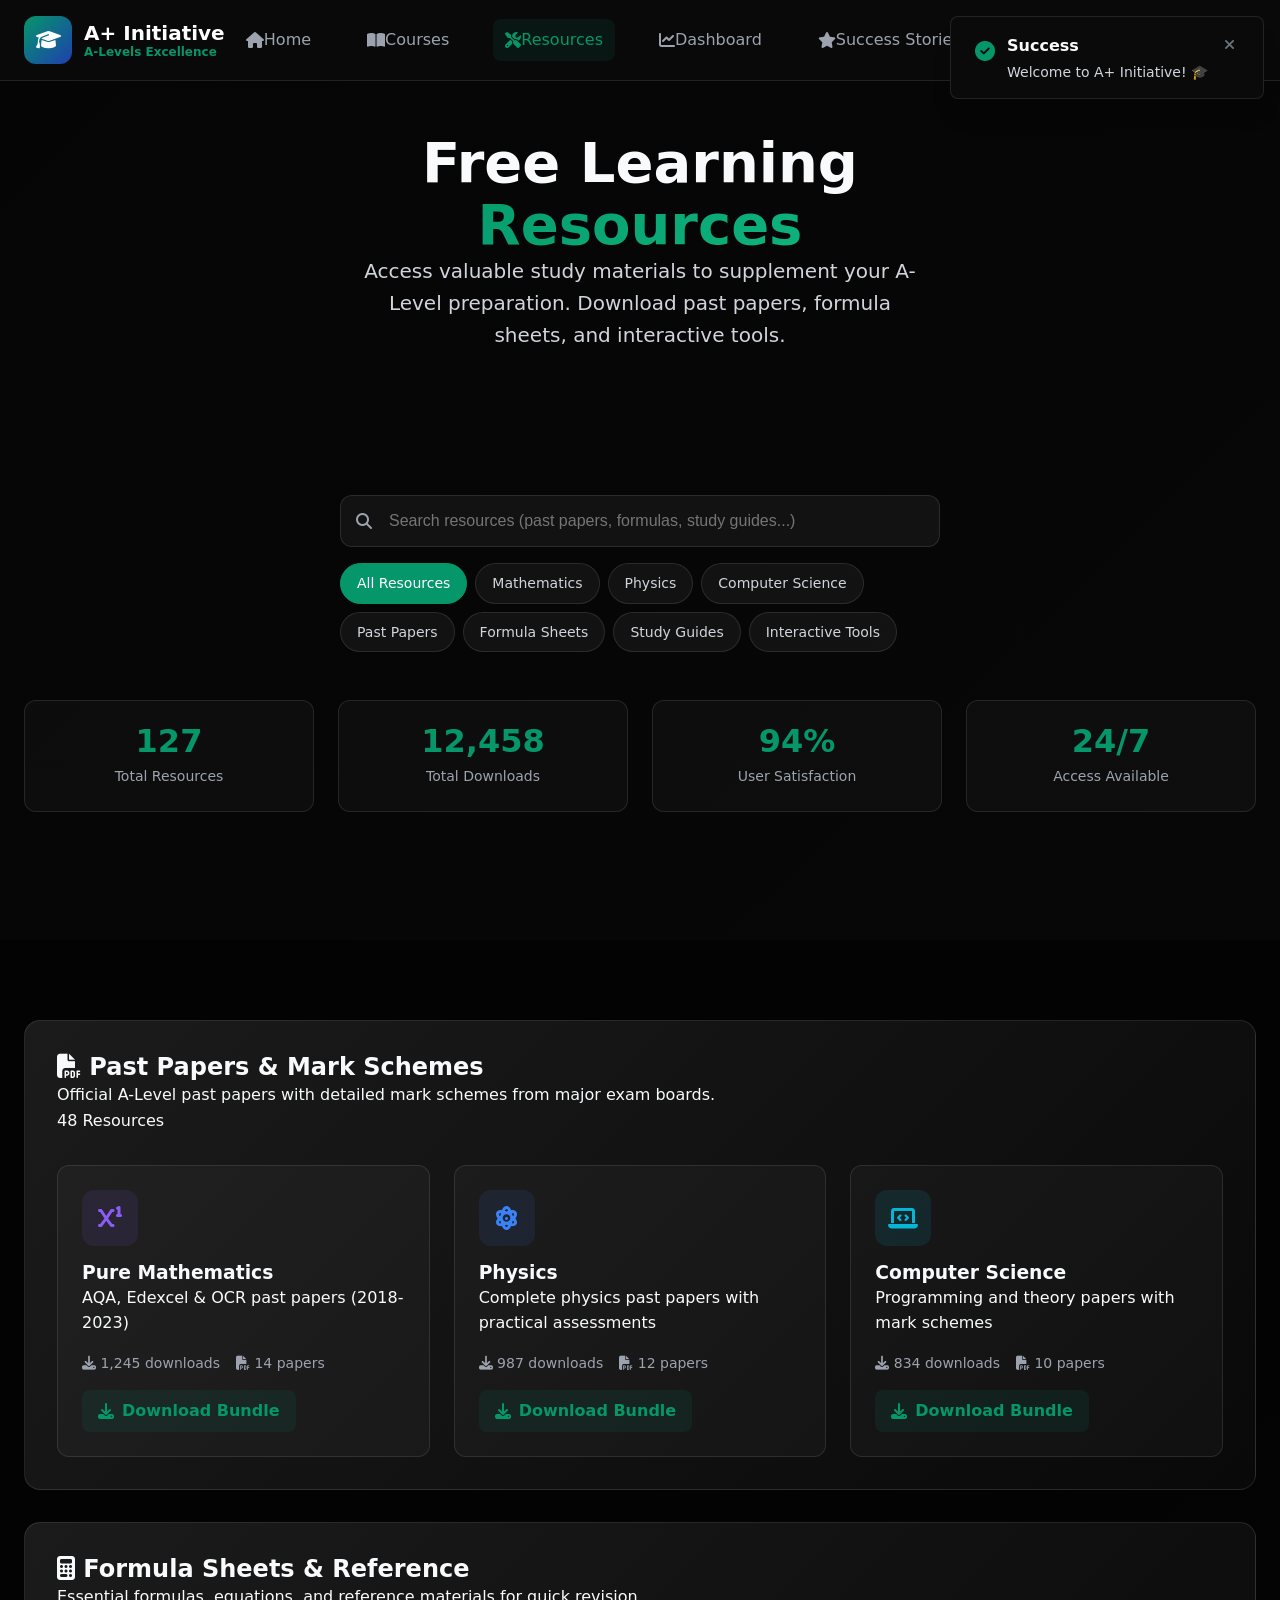
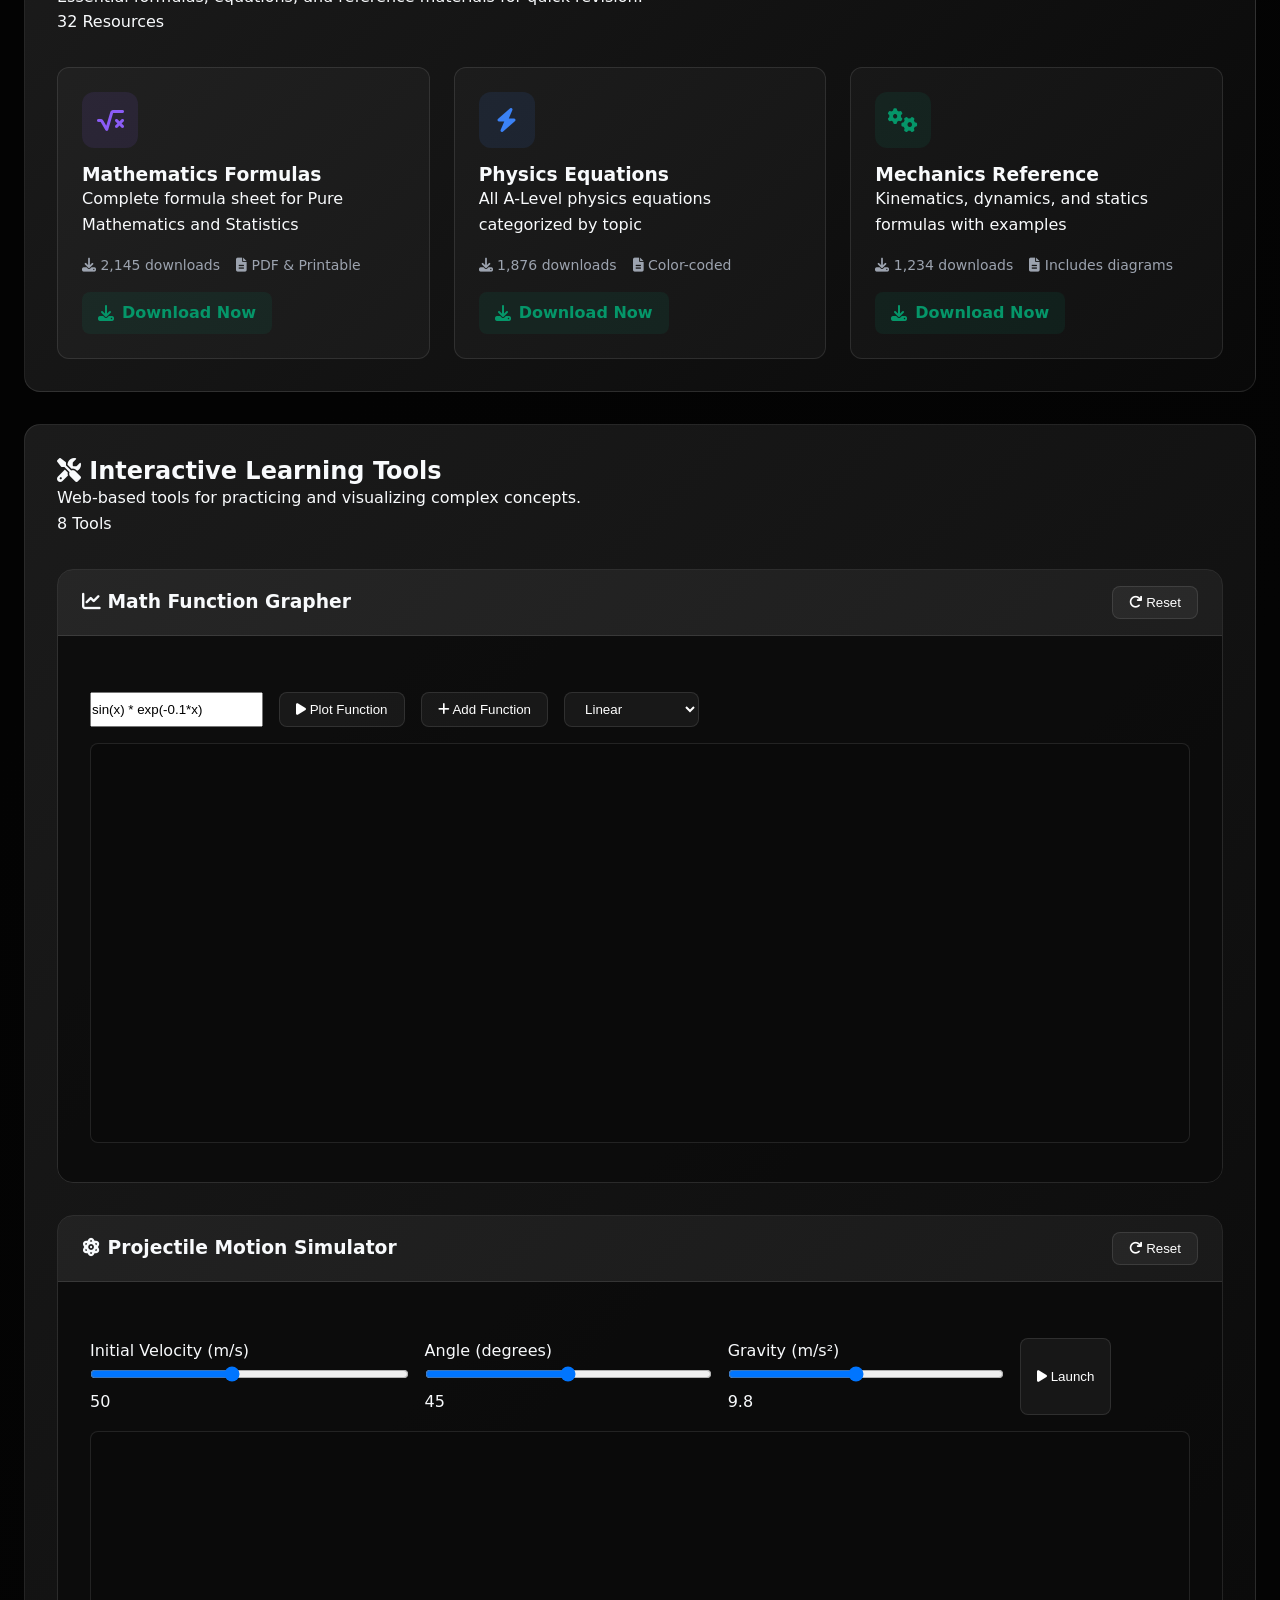
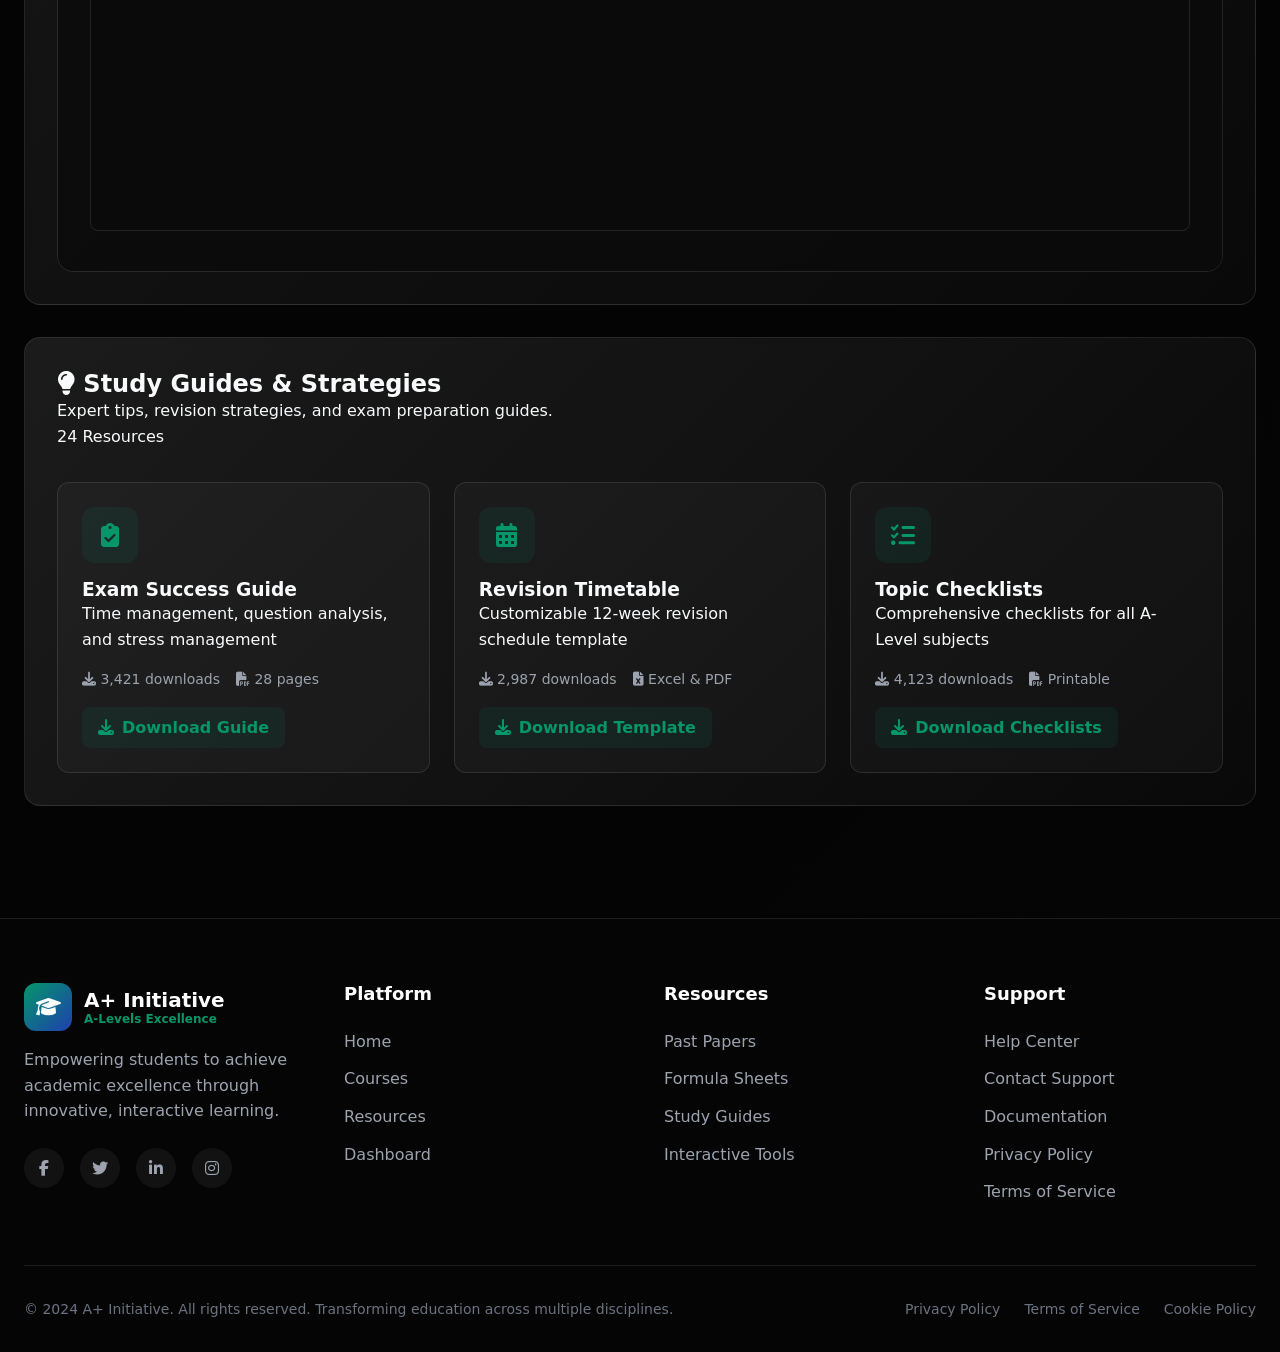
<file: resources.html>
<!DOCTYPE html>
<html lang="en">
<head>
    <meta charset="UTF-8">
    <meta name="viewport" content="width=device-width, initial-scale=1.0">
    <title>Resources - A+ Initiative</title>
    <meta name="description" content="Free A-Level resources including past papers, formula sheets, study guides, and interactive tools.">
    
    <link rel="stylesheet" href="assets/css/style.css">
    <link rel="stylesheet" href="assets/css/animations.css">
    <link rel="stylesheet" href="assets/css/responsive.css">
    <link rel="stylesheet" href="https://cdnjs.cloudflare.com/ajax/libs/font-awesome/6.4.0/css/all.min.css">
    
    <style>
        .resource-category {
            background: linear-gradient(135deg, rgba(30, 30, 30, 0.9) 0%, rgba(10, 10, 10, 0.9) 100%);
            border: 1px solid rgba(255, 255, 255, 0.1);
            border-radius: 1rem;
            padding: 2rem;
            margin-bottom: 2rem;
            transition: all 0.3s ease;
        }
        
        .resource-category:hover {
            border-color: var(--primary);
            transform: translateY(-4px);
            box-shadow: 0 20px 40px rgba(5, 150, 105, 0.2);
        }
        
        .resource-grid {
            display: grid;
            grid-template-columns: repeat(auto-fill, minmax(280px, 1fr));
            gap: 1.5rem;
            margin-top: 2rem;
        }
        
        .resource-card {
            background: rgba(255, 255, 255, 0.03);
            border: 1px solid rgba(255, 255, 255, 0.1);
            border-radius: 0.75rem;
            padding: 1.5rem;
            transition: all 0.3s ease;
        }
        
        .resource-card:hover {
            background: rgba(255, 255, 255, 0.06);
            border-color: var(--primary);
            transform: translateY(-2px);
        }
        
        .resource-icon {
            width: 3.5rem;
            height: 3.5rem;
            border-radius: 0.75rem;
            display: flex;
            align-items: center;
            justify-content: center;
            font-size: 1.5rem;
            margin-bottom: 1rem;
        }
        
        .resource-icon.math {
            background: rgba(139, 92, 246, 0.1);
            color: var(--math);
        }
        
        .resource-icon.physics {
            background: rgba(59, 130, 246, 0.1);
            color: var(--physics);
        }
        
        .resource-icon.cs {
            background: rgba(6, 182, 212, 0.1);
            color: var(--cs);
        }
        
        .resource-icon.general {
            background: rgba(5, 150, 105, 0.1);
            color: var(--primary);
        }
        
        .resource-stats {
            display: flex;
            align-items: center;
            gap: 1rem;
            color: var(--gray-400);
            font-size: 0.875rem;
            margin-top: 1rem;
        }
        
        .resource-download-btn {
            display: inline-flex;
            align-items: center;
            gap: 0.5rem;
            background: rgba(5, 150, 105, 0.1);
            color: var(--primary);
            padding: 0.5rem 1rem;
            border-radius: 0.5rem;
            text-decoration: none;
            font-weight: 600;
            transition: all 0.3s ease;
            margin-top: 1rem;
        }
        
        .resource-download-btn:hover {
            background: var(--primary);
            color: white;
        }
        
        .interactive-tool {
            border: 1px solid rgba(255, 255, 255, 0.1);
            border-radius: 1rem;
            overflow: hidden;
            margin-top: 2rem;
        }
        
        .tool-header {
            background: rgba(255, 255, 255, 0.05);
            padding: 1rem 1.5rem;
            display: flex;
            align-items: center;
            justify-content: space-between;
            border-bottom: 1px solid rgba(255, 255, 255, 0.1);
        }
        
        .tool-content {
            padding: 2rem;
            background: rgba(10, 10, 10, 0.8);
        }
        
        .tool-controls {
            display: flex;
            gap: 1rem;
            margin-top: 1.5rem;
            flex-wrap: wrap;
        }
        
        .tool-btn {
            padding: 0.5rem 1rem;
            background: rgba(255, 255, 255, 0.05);
            border: 1px solid rgba(255, 255, 255, 0.1);
            border-radius: 0.5rem;
            color: white;
            cursor: pointer;
            transition: all 0.3s ease;
        }
        
        .tool-btn:hover {
            background: var(--primary);
            border-color: var(--primary);
        }
        
        .tool-canvas {
            width: 100%;
            height: 400px;
            background: #0a0a0a;
            border: 1px solid rgba(255, 255, 255, 0.1);
            border-radius: 0.5rem;
            margin-top: 1rem;
        }
        
        .search-resources {
            max-width: 600px;
            margin: 0 auto 3rem;
        }
        
        .search-box {
            position: relative;
        }
        
        .search-box i {
            position: absolute;
            left: 1rem;
            top: 50%;
            transform: translateY(-50%);
            color: var(--gray-400);
        }
        
        .search-box input {
            width: 100%;
            padding: 1rem 1rem 1rem 3rem;
            background: rgba(255, 255, 255, 0.05);
            border: 1px solid rgba(255, 255, 255, 0.1);
            border-radius: 0.75rem;
            color: white;
            font-size: 1rem;
        }
        
        .search-box input:focus {
            outline: none;
            border-color: var(--primary);
            box-shadow: 0 0 0 3px rgba(5, 150, 105, 0.1);
        }
        
        .filter-tags {
            display: flex;
            gap: 0.5rem;
            flex-wrap: wrap;
            margin-top: 1rem;
        }
        
        .filter-tag {
            padding: 0.5rem 1rem;
            background: rgba(255, 255, 255, 0.05);
            border: 1px solid rgba(255, 255, 255, 0.1);
            border-radius: 2rem;
            color: var(--gray-300);
            font-size: 0.875rem;
            cursor: pointer;
            transition: all 0.3s ease;
        }
        
        .filter-tag:hover,
        .filter-tag.active {
            background: var(--primary);
            color: white;
            border-color: var(--primary);
        }
        
        .stats-grid {
            display: grid;
            grid-template-columns: repeat(auto-fit, minmax(200px, 1fr));
            gap: 1.5rem;
            margin-bottom: 3rem;
        }
        
        .stat-card {
            background: rgba(255, 255, 255, 0.03);
            border: 1px solid rgba(255, 255, 255, 0.1);
            border-radius: 0.75rem;
            padding: 1.5rem;
            text-align: center;
        }
        
        .stat-number {
            font-size: 2rem;
            font-weight: 700;
            color: var(--primary);
            margin-bottom: 0.5rem;
        }
        
        .stat-label {
            color: var(--gray-400);
            font-size: 0.875rem;
        }
        
        @media (max-width: 768px) {
            .resource-grid {
                grid-template-columns: 1fr;
            }
            
            .tool-controls {
                flex-direction: column;
            }
            
            .tool-btn {
                width: 100%;
            }
        }
    </style>
</head>

<body class="antialiased">
    <!-- Loading Screen -->
    <div id="loadingScreen" class="loading-screen">
        <div class="loading-content">
            <div class="spinner"></div>
            <div class="text-xl font-bold text-primary mt-4">A+ Initiative</div>
            <div class="text-sm text-gray-400">Loading Resources</div>
        </div>
    </div>

    <!-- Navigation (from index.html) -->
    <nav class="navbar" id="mainNav">
        <div class="nav-container">
            <!-- Logo -->
            <a href="index.html" class="logo">
                <div class="logo-icon">
                    <i class="fas fa-graduation-cap"></i>
                </div>
                <div class="logo-text">
                    <div>A+ Initiative</div>
                    <div class="logo-subtitle">A-Levels Excellence</div>
                </div>
            </a>

            <!-- Desktop Navigation -->
            <div class="nav-links">
                <a href="index.html" class="nav-link">
                    <i class="fas fa-home mr-2"></i>Home
                </a>
                <a href="course_list.html" class="nav-link">
                    <i class="fas fa-book-open mr-2"></i>Courses
                </a>
                <a href="resources.html" class="nav-link active">
                    <i class="fas fa-tools mr-2"></i>Resources
                </a>
                <a href="dashboard.html" class="nav-link">
                    <i class="fas fa-chart-line mr-2"></i>Dashboard
                </a>
                <a href="#testimonials" class="nav-link">
                    <i class="fas fa-star mr-2"></i>Success Stories
                </a>
            </div>

            <!-- Auth Buttons -->
            <div class="nav-auth">
                <button id="loginBtn" class="btn btn-outline">
                    <i class="fas fa-sign-in-alt mr-2"></i>Sign In
                </button>
                <button id="signupBtn" class="btn btn-primary">
                    <i class="fas fa-user-plus mr-2"></i>Get Started
                </button>
            </div>

            <!-- Mobile Menu Button -->
            <button id="mobileMenuBtn" class="mobile-menu-btn">
                <i class="fas fa-bars"></i>
            </button>
        </div>

        <!-- Mobile Menu -->
        <div id="mobileMenu" class="mobile-menu">
            <div class="mobile-menu-header">
                <div class="mobile-logo">
                    <div class="logo-icon">
                        <i class="fas fa-graduation-cap"></i>
                    </div>
                    <div class="logo-text">
                        <div>A+ Initiative</div>
                        <div class="logo-subtitle">A-Levels Excellence</div>
                    </div>
                </div>
                <button id="mobileMenuClose" class="mobile-menu-close">
                    <i class="fas fa-times"></i>
                </button>
            </div>
            
            <div class="mobile-menu-content">
                <a href="index.html" class="mobile-nav-link">
                    <i class="fas fa-home"></i>Home
                </a>
                <a href="course_list.html" class="mobile-nav-link">
                    <i class="fas fa-book-open"></i>Courses
                </a>
                <a href="resources.html" class="mobile-nav-link active">
                    <i class="fas fa-tools"></i>Resources
                </a>
                <a href="dashboard.html" class="mobile-nav-link">
                    <i class="fas fa-chart-line"></i>Dashboard
                </a>
                <a href="#testimonials" class="mobile-nav-link">
                    <i class="fas fa-star"></i>Success Stories
                </a>
            </div>
            
            <div class="mobile-menu-auth">
                <button id="mobileLoginBtn" class="btn btn-outline w-full">
                    <i class="fas fa-sign-in-alt mr-2"></i>Sign In
                </button>
                <button id="mobileSignupBtn" class="btn btn-primary w-full mt-3">
                    <i class="fas fa-user-plus mr-2"></i>Get Started
                </button>
            </div>
        </div>
    </nav>

    <!-- Hero Section -->
    <section class="hero" style="min-height: 40vh; padding-top: 100px;">
        <div class="container">
            <div class="hero-content text-left">
                <h1 class="hero-title">
                    Free Learning
                    <span class="hero-title-gradient">Resources</span>
                </h1>
                <p class="hero-subtitle">
                    Access valuable study materials to supplement your A-Level preparation. 
                    Download past papers, formula sheets, and interactive tools.
                </p>
            </div>
        </div>
    </section>

    <!-- Search and Stats -->
    <section class="section">
        <div class="container">
            <!-- Search -->
            <div class="search-resources">
                <div class="search-box">
                    <i class="fas fa-search"></i>
                    <input type="text" id="resourceSearch" placeholder="Search resources (past papers, formulas, study guides...)" autocomplete="off">
                </div>
                
                <div class="filter-tags" id="resourceFilters">
                    <div class="filter-tag active" data-filter="all">All Resources</div>
                    <div class="filter-tag" data-filter="mathematics">Mathematics</div>
                    <div class="filter-tag" data-filter="physics">Physics</div>
                    <div class="filter-tag" data-filter="cs">Computer Science</div>
                    <div class="filter-tag" data-filter="past-papers">Past Papers</div>
                    <div class="filter-tag" data-filter="formulas">Formula Sheets</div>
                    <div class="filter-tag" data-filter="guides">Study Guides</div>
                    <div class="filter-tag" data-filter="tools">Interactive Tools</div>
                </div>
            </div>

            <!-- Stats -->
            <div class="stats-grid">
                <div class="stat-card">
                    <div class="stat-number" id="totalResources">127</div>
                    <div class="stat-label">Total Resources</div>
                </div>
                <div class="stat-card">
                    <div class="stat-number" id="downloadsCount">12,458</div>
                    <div class="stat-label">Total Downloads</div>
                </div>
                <div class="stat-card">
                    <div class="stat-number">94%</div>
                    <div class="stat-label">User Satisfaction</div>
                </div>
                <div class="stat-card">
                    <div class="stat-number">24/7</div>
                    <div class="stat-label">Access Available</div>
                </div>
            </div>
        </div>
    </section>

    <!-- Main Resources -->
    <section class="section bg-dark">
        <div class="container">
            <!-- Past Papers -->
            <div class="resource-category" data-category="past-papers">
                <div class="flex justify-between items-start mb-4">
                    <div>
                        <h2 class="text-2xl font-bold text-white mb-2">
                            <i class="fas fa-file-pdf text-red-400 mr-2"></i>
                            Past Papers & Mark Schemes
                        </h2>
                        <p class="text-gray-400">
                            Official A-Level past papers with detailed mark schemes from major exam boards.
                        </p>
                    </div>
                    <span class="bg-red-400/20 text-red-400 px-3 py-1 rounded-full text-sm font-semibold">
                        48 Resources
                    </span>
                </div>
                
                <div class="resource-grid">
                    <!-- Pure Mathematics -->
                    <div class="resource-card" data-subject="mathematics" data-type="past-paper">
                        <div class="resource-icon math">
                            <i class="fas fa-superscript"></i>
                        </div>
                        <h3 class="font-bold text-white mb-2">Pure Mathematics</h3>
                        <p class="text-gray-400 text-sm">
                            AQA, Edexcel & OCR past papers (2018-2023)
                        </p>
                        <div class="resource-stats">
                            <span><i class="fas fa-download mr-1"></i> 1,245 downloads</span>
                            <span><i class="fas fa-file-pdf mr-1"></i> 14 papers</span>
                        </div>
                        <a href="#" class="resource-download-btn" data-resource="pure-math-past-papers">
                            <i class="fas fa-download"></i>
                            Download Bundle
                        </a>
                    </div>
                    
                    <!-- Physics -->
                    <div class="resource-card" data-subject="physics" data-type="past-paper">
                        <div class="resource-icon physics">
                            <i class="fas fa-atom"></i>
                        </div>
                        <h3 class="font-bold text-white mb-2">Physics</h3>
                        <p class="text-gray-400 text-sm">
                            Complete physics past papers with practical assessments
                        </p>
                        <div class="resource-stats">
                            <span><i class="fas fa-download mr-1"></i> 987 downloads</span>
                            <span><i class="fas fa-file-pdf mr-1"></i> 12 papers</span>
                        </div>
                        <a href="#" class="resource-download-btn" data-resource="physics-past-papers">
                            <i class="fas fa-download"></i>
                            Download Bundle
                        </a>
                    </div>
                    
                    <!-- Computer Science -->
                    <div class="resource-card" data-subject="cs" data-type="past-paper">
                        <div class="resource-icon cs">
                            <i class="fas fa-laptop-code"></i>
                        </div>
                        <h3 class="font-bold text-white mb-2">Computer Science</h3>
                        <p class="text-gray-400 text-sm">
                            Programming and theory papers with mark schemes
                        </p>
                        <div class="resource-stats">
                            <span><i class="fas fa-download mr-1"></i> 834 downloads</span>
                            <span><i class="fas fa-file-pdf mr-1"></i> 10 papers</span>
                        </div>
                        <a href="#" class="resource-download-btn" data-resource="cs-past-papers">
                            <i class="fas fa-download"></i>
                            Download Bundle
                        </a>
                    </div>
                </div>
            </div>

            <!-- Formula Sheets -->
            <div class="resource-category" data-category="formulas">
                <div class="flex justify-between items-start mb-4">
                    <div>
                        <h2 class="text-2xl font-bold text-white mb-2">
                            <i class="fas fa-calculator text-primary mr-2"></i>
                            Formula Sheets & Reference
                        </h2>
                        <p class="text-gray-400">
                            Essential formulas, equations, and reference materials for quick revision.
                        </p>
                    </div>
                    <span class="bg-primary/20 text-primary px-3 py-1 rounded-full text-sm font-semibold">
                        32 Resources
                    </span>
                </div>
                
                <div class="resource-grid">
                    <!-- Mathematics Formulas -->
                    <div class="resource-card" data-subject="mathematics" data-type="formula">
                        <div class="resource-icon math">
                            <i class="fas fa-square-root-alt"></i>
                        </div>
                        <h3 class="font-bold text-white mb-2">Mathematics Formulas</h3>
                        <p class="text-gray-400 text-sm">
                            Complete formula sheet for Pure Mathematics and Statistics
                        </p>
                        <div class="resource-stats">
                            <span><i class="fas fa-download mr-1"></i> 2,145 downloads</span>
                            <span><i class="fas fa-file-alt mr-1"></i> PDF & Printable</span>
                        </div>
                        <a href="#" class="resource-download-btn" data-resource="math-formulas">
                            <i class="fas fa-download"></i>
                            Download Now
                        </a>
                    </div>
                    
                    <!-- Physics Formulas -->
                    <div class="resource-card" data-subject="physics" data-type="formula">
                        <div class="resource-icon physics">
                            <i class="fas fa-bolt"></i>
                        </div>
                        <h3 class="font-bold text-white mb-2">Physics Equations</h3>
                        <p class="text-gray-400 text-sm">
                            All A-Level physics equations categorized by topic
                        </p>
                        <div class="resource-stats">
                            <span><i class="fas fa-download mr-1"></i> 1,876 downloads</span>
                            <span><i class="fas fa-file-alt mr-1"></i> Color-coded</span>
                        </div>
                        <a href="#" class="resource-download-btn" data-resource="physics-formulas">
                            <i class="fas fa-download"></i>
                            Download Now
                        </a>
                    </div>
                    
                    <!-- Mechanics Formulas -->
                    <div class="resource-card" data-subject="mathematics" data-type="formula">
                        <div class="resource-icon general">
                            <i class="fas fa-cogs"></i>
                        </div>
                        <h3 class="font-bold text-white mb-2">Mechanics Reference</h3>
                        <p class="text-gray-400 text-sm">
                            Kinematics, dynamics, and statics formulas with examples
                        </p>
                        <div class="resource-stats">
                            <span><i class="fas fa-download mr-1"></i> 1,234 downloads</span>
                            <span><i class="fas fa-file-alt mr-1"></i> Includes diagrams</span>
                        </div>
                        <a href="#" class="resource-download-btn" data-resource="mechanics-formulas">
                            <i class="fas fa-download"></i>
                            Download Now
                        </a>
                    </div>
                </div>
            </div>

            <!-- Interactive Tools -->
            <div class="resource-category" data-category="tools">
                <div class="flex justify-between items-start mb-4">
                    <div>
                        <h2 class="text-2xl font-bold text-white mb-2">
                            <i class="fas fa-tools text-accent mr-2"></i>
                            Interactive Learning Tools
                        </h2>
                        <p class="text-gray-400">
                            Web-based tools for practicing and visualizing complex concepts.
                        </p>
                    </div>
                    <span class="bg-accent/20 text-accent px-3 py-1 rounded-full text-sm font-semibold">
                        8 Tools
                    </span>
                </div>
                
                <!-- Math Grapher -->
                <div class="interactive-tool">
                    <div class="tool-header">
                        <h3 class="font-bold text-white">
                            <i class="fas fa-chart-line text-math mr-2"></i>
                            Math Function Grapher
                        </h3>
                        <button class="tool-btn" id="resetGraph">
                            <i class="fas fa-redo"></i> Reset
                        </button>
                    </div>
                    <div class="tool-content">
                        <div class="tool-controls">
                            <input type="text" id="functionInput" 
                                   class="tool-input"
                                   placeholder="Enter function (e.g., sin(x), x^2, exp(x))"
                                   value="sin(x) * exp(-0.1*x)">
                            <button class="tool-btn" id="plotGraph">
                                <i class="fas fa-play"></i> Plot Function
                            </button>
                            <button class="tool-btn" id="addFunction">
                                <i class="fas fa-plus"></i> Add Function
                            </button>
                            <select class="tool-btn" id="functionType">
                                <option value="linear">Linear</option>
                                <option value="quadratic">Quadratic</option>
                                <option value="trigonometric">Trigonometric</option>
                                <option value="exponential">Exponential</option>
                                <option value="logarithmic">Logarithmic</option>
                            </select>
                        </div>
                        <canvas id="graphCanvas" class="tool-canvas"></canvas>
                    </div>
                </div>
                
                <!-- Physics Simulator -->
                <div class="interactive-tool mt-8">
                    <div class="tool-header">
                        <h3 class="font-bold text-white">
                            <i class="fas fa-atom text-physics mr-2"></i>
                            Projectile Motion Simulator
                        </h3>
                        <button class="tool-btn" id="resetSimulation">
                            <i class="fas fa-redo"></i> Reset
                        </button>
                    </div>
                    <div class="tool-content">
                        <div class="tool-controls">
                            <div class="control-group">
                                <label class="text-gray-300 text-sm">Initial Velocity (m/s)</label>
                                <input type="range" id="velocitySlider" min="10" max="100" value="50" class="w-full">
                                <span id="velocityValue" class="text-primary font-semibold">50</span>
                            </div>
                            <div class="control-group">
                                <label class="text-gray-300 text-sm">Angle (degrees)</label>
                                <input type="range" id="angleSlider" min="10" max="80" value="45" class="w-full">
                                <span id="angleValue" class="text-primary font-semibold">45</span>
                            </div>
                            <div class="control-group">
                                <label class="text-gray-300 text-sm">Gravity (m/s²)</label>
                                <input type="range" id="gravitySlider" min="1" max="20" value="9.8" step="0.1" class="w-full">
                                <span id="gravityValue" class="text-primary font-semibold">9.8</span>
                            </div>
                            <button class="tool-btn" id="startSimulation">
                                <i class="fas fa-play"></i> Launch
                            </button>
                        </div>
                        <canvas id="physicsCanvas" class="tool-canvas"></canvas>
                    </div>
                </div>
            </div>

            <!-- Study Guides -->
            <div class="resource-category" data-category="guides">
                <div class="flex justify-between items-start mb-4">
                    <div>
                        <h2 class="text-2xl font-bold text-white mb-2">
                            <i class="fas fa-lightbulb text-yellow-400 mr-2"></i>
                            Study Guides & Strategies
                        </h2>
                        <p class="text-gray-400">
                            Expert tips, revision strategies, and exam preparation guides.
                        </p>
                    </div>
                    <span class="bg-yellow-400/20 text-yellow-400 px-3 py-1 rounded-full text-sm font-semibold">
                        24 Resources
                    </span>
                </div>
                
                <div class="resource-grid">
                    <!-- Exam Strategies -->
                    <div class="resource-card" data-type="guide">
                        <div class="resource-icon general">
                            <i class="fas fa-clipboard-check"></i>
                        </div>
                        <h3 class="font-bold text-white mb-2">Exam Success Guide</h3>
                        <p class="text-gray-400 text-sm">
                            Time management, question analysis, and stress management
                        </p>
                        <div class="resource-stats">
                            <span><i class="fas fa-download mr-1"></i> 3,421 downloads</span>
                            <span><i class="fas fa-file-pdf mr-1"></i> 28 pages</span>
                        </div>
                        <a href="#" class="resource-download-btn" data-resource="exam-guide">
                            <i class="fas fa-download"></i>
                            Download Guide
                        </a>
                    </div>
                    
                    <!-- Revision Timetable -->
                    <div class="resource-card" data-type="guide">
                        <div class="resource-icon general">
                            <i class="fas fa-calendar-alt"></i>
                        </div>
                        <h3 class="font-bold text-white mb-2">Revision Timetable</h3>
                        <p class="text-gray-400 text-sm">
                            Customizable 12-week revision schedule template
                        </p>
                        <div class="resource-stats">
                            <span><i class="fas fa-download mr-1"></i> 2,987 downloads</span>
                            <span><i class="fas fa-file-excel mr-1"></i> Excel & PDF</span>
                        </div>
                        <a href="#" class="resource-download-btn" data-resource="revision-timetable">
                            <i class="fas fa-download"></i>
                            Download Template
                        </a>
                    </div>
                    
                    <!-- Topic Checklists -->
                    <div class="resource-card" data-type="guide">
                        <div class="resource-icon general">
                            <i class="fas fa-tasks"></i>
                        </div>
                        <h3 class="font-bold text-white mb-2">Topic Checklists</h3>
                        <p class="text-gray-400 text-sm">
                            Comprehensive checklists for all A-Level subjects
                        </p>
                        <div class="resource-stats">
                            <span><i class="fas fa-download mr-1"></i> 4,123 downloads</span>
                            <span><i class="fas fa-file-pdf mr-1"></i> Printable</span>
                        </div>
                        <a href="#" class="resource-download-btn" data-resource="topic-checklists">
                            <i class="fas fa-download"></i>
                            Download Checklists
                        </a>
                    </div>
                </div>
            </div>
        </div>
    </section>

    <!-- Footer -->
    <footer class="footer">
        <div class="container">
            <div class="footer-grid">
                <!-- Brand -->
                <div class="footer-brand">
                    <div class="logo">
                        <div class="logo-icon">
                            <i class="fas fa-graduation-cap"></i>
                        </div>
                        <div class="logo-text">
                            <div>A+ Initiative</div>
                            <div class="logo-subtitle">A-Levels Excellence</div>
                        </div>
                    </div>
                    <p class="footer-description">
                        Empowering students to achieve academic excellence through innovative, interactive learning.
                    </p>
                    <div class="footer-social">
                        <a href="#" class="social-icon">
                            <i class="fab fa-facebook-f"></i>
                        </a>
                        <a href="#" class="social-icon">
                            <i class="fab fa-twitter"></i>
                        </a>
                        <a href="#" class="social-icon">
                            <i class="fab fa-linkedin-in"></i>
                        </a>
                        <a href="#" class="social-icon">
                            <i class="fab fa-instagram"></i>
                        </a>
                    </div>
                </div>
                
                <!-- Quick Links -->
                <div class="footer-section">
                    <h3>Platform</h3>
                    <ul class="footer-links">
                        <li><a href="index.html">Home</a></li>
                        <li><a href="course_list.html">Courses</a></li>
                        <li><a href="resources.html">Resources</a></li>
                        <li><a href="dashboard.html">Dashboard</a></li>
                    </ul>
                </div>
                
                <!-- Resource Types -->
                <div class="footer-section">
                    <h3>Resources</h3>
                    <ul class="footer-links">
                        <li><a href="#past-papers">Past Papers</a></li>
                        <li><a href="#formula-sheets">Formula Sheets</a></li>
                        <li><a href="#study-guides">Study Guides</a></li>
                        <li><a href="#interactive-tools">Interactive Tools</a></li>
                    </ul>
                </div>
                
                <!-- Support -->
                <div class="footer-section">
                    <h3>Support</h3>
                    <ul class="footer-links">
                        <li><a href="#">Help Center</a></li>
                        <li><a href="#">Contact Support</a></li>
                        <li><a href="#">Documentation</a></li>
                        <li><a href="#">Privacy Policy</a></li>
                        <li><a href="#">Terms of Service</a></li>
                    </ul>
                </div>
            </div>
            
            <div class="footer-bottom">
                <p>&copy; 2024 A+ Initiative. All rights reserved. Transforming education across multiple disciplines.</p>
                <div class="footer-bottom-links">
                    <a href="#">Privacy Policy</a>
                    <a href="#">Terms of Service</a>
                    <a href="#">Cookie Policy</a>
                </div>
            </div>
        </div>
    </footer>

    <!-- Back to Top -->
    <button id="backToTop" class="back-to-top">
        <i class="fas fa-chevron-up"></i>
    </button>

    <!-- Auth Modal -->
    <div id="authModal" class="modal">
        <div class="modal-content">
            <button id="closeAuthModal" class="modal-close">
                <i class="fas fa-times"></i>
            </button>
            
            <div class="auth-modal-header">
                <h3>Welcome to A+ Initiative</h3>
                <p>Start your journey to A-Level success</p>
            </div>
            
            <div class="auth-tabs">
                <button class="auth-tab active" data-tab="login">Sign In</button>
                <button class="auth-tab" data-tab="signup">Create Account</button>
            </div>
            
            <!-- Login Form -->
            <form id="loginForm" class="auth-form active" data-form="login">
                <div class="form-group">
                    <label>Email Address</label>
                    <input type="email" required placeholder="Enter your email">
                </div>
                <div class="form-group">
                    <label>Password</label>
                    <input type="password" required placeholder="Enter your password">
                </div>
                <div class="form-options">
                    <label class="checkbox">
                        <input type="checkbox">
                        <span>Remember me</span>
                    </label>
                    <a href="#" class="text-link">Forgot password?</a>
                </div>
                <button type="submit" class="btn btn-primary w-full">Sign In</button>
            </form>
            
            <!-- Signup Form -->
            <form id="signupForm" class="auth-form" data-form="signup">
                <div class="form-group">
                    <label>Full Name</label>
                    <input type="text" required placeholder="Enter your full name">
                </div>
                <div class="form-group">
                    <label>Email Address</label>
                    <input type="email" required placeholder="Enter your email">
                </div>
                <div class="form-group">
                    <label>Password</label>
                    <input type="password" required placeholder="Create a password">
                </div>
                <div class="form-group">
                    <label>Confirm Password</label>
                    <input type="password" required placeholder="Confirm your password">
                </div>
                <label class="checkbox">
                    <input type="checkbox" required>
                    <span>I agree to the Terms of Service and Privacy Policy</span>
                </label>
                <button type="submit" class="btn btn-primary w-full mt-4">Create Account</button>
            </form>
            
            <div class="auth-divider">
                <span>Or continue with</span>
            </div>
            
            <div class="social-auth">
                <button class="btn btn-outline w-full">
                    <i class="fab fa-google"></i>
                    Continue with Google
                </button>
            </div>
        </div>
    </div>

    <!-- Toast Container -->
    <div id="toastContainer" class="toast-container"></div>

    <!-- JavaScript -->
    <script src="assets/js/app.js"></script>
    <script src="assets/js/interactive-lessons.js"></script>
    <script>
        // Resource Management
        class ResourceManager {
            constructor() {
                this.resources = [
                    {
                        id: 1,
                        title: "Pure Mathematics Past Papers",
                        subject: "mathematics",
                        type: "past-paper",
                        downloads: 1245,
                        description: "AQA, Edexcel & OCR past papers (2018-2023)",
                        icon: "fa-superscript"
                    },
                    {
                        id: 2,
                        title: "Physics Past Papers",
                        subject: "physics",
                        type: "past-paper",
                        downloads: 987,
                        description: "Complete physics past papers with practical assessments",
                        icon: "fa-atom"
                    },
                    {
                        id: 3,
                        title: "Computer Science Past Papers",
                        subject: "cs",
                        type: "past-paper",
                        downloads: 834,
                        description: "Programming and theory papers with mark schemes",
                        icon: "fa-laptop-code"
                    },
                    {
                        id: 4,
                        title: "Mathematics Formulas",
                        subject: "mathematics",
                        type: "formula",
                        downloads: 2145,
                        description: "Complete formula sheet for Pure Mathematics and Statistics",
                        icon: "fa-square-root-alt"
                    },
                    {
                        id: 5,
                        title: "Physics Equations",
                        subject: "physics",
                        type: "formula",
                        downloads: 1876,
                        description: "All A-Level physics equations categorized by topic",
                        icon: "fa-bolt"
                    },
                    {
                        id: 6,
                        title: "Mechanics Reference",
                        subject: "mathematics",
                        type: "formula",
                        downloads: 1234,
                        description: "Kinematics, dynamics, and statics formulas with examples",
                        icon: "fa-cogs"
                    },
                    {
                        id: 7,
                        title: "Exam Success Guide",
                        subject: "general",
                        type: "guide",
                        downloads: 3421,
                        description: "Time management, question analysis, and stress management",
                        icon: "fa-clipboard-check"
                    },
                    {
                        id: 8,
                        title: "Revision Timetable",
                        subject: "general",
                        type: "guide",
                        downloads: 2987,
                        description: "Customizable 12-week revision schedule template",
                        icon: "fa-calendar-alt"
                    },
                    {
                        id: 9,
                        title: "Topic Checklists",
                        subject: "general",
                        type: "guide",
                        downloads: 4123,
                        description: "Comprehensive checklists for all A-Level subjects",
                        icon: "fa-tasks"
                    }
                ];
                
                this.currentFilter = 'all';
                this.init();
            }
            
            init() {
                this.setupSearch();
                this.setupFilters();
                this.setupDownloadButtons();
                this.updateStats();
            }
            
            setupSearch() {
                const searchInput = document.getElementById('resourceSearch');
                if (searchInput) {
                    searchInput.addEventListener('input', (e) => {
                        this.searchResources(e.target.value.toLowerCase());
                    });
                }
            }
            
            setupFilters() {
                const filterTags = document.querySelectorAll('.filter-tag');
                filterTags.forEach(tag => {
                    tag.addEventListener('click', () => {
                        // Remove active class from all tags
                        filterTags.forEach(t => t.classList.remove('active'));
                        
                        // Add active class to clicked tag
                        tag.classList.add('active');
                        
                        // Get filter value
                        const filterValue = tag.dataset.filter;
                        this.currentFilter = filterValue;
                        
                        // Apply filter
                        this.filterResources(filterValue);
                        
                        // Scroll to relevant section if filter is specific
                        if (filterValue !== 'all') {
                            const section = document.querySelector(`[data-category="${filterValue}"]`);
                            if (section) {
                                section.scrollIntoView({ behavior: 'smooth', block: 'start' });
                            }
                        }
                    });
                });
            }
            
            searchResources(query) {
                const resourceCards = document.querySelectorAll('.resource-card');
                let visibleCount = 0;
                
                resourceCards.forEach(card => {
                    const title = card.querySelector('h3').textContent.toLowerCase();
                    const description = card.querySelector('p').textContent.toLowerCase();
                    const subject = card.dataset.subject || '';
                    const type = card.dataset.type || '';
                    
                    const matchesSearch = title.includes(query) || description.includes(query);
                    const matchesFilter = this.currentFilter === 'all' || 
                                          subject === this.currentFilter || 
                                          type === this.currentFilter;
                    
                    if (matchesSearch && matchesFilter) {
                        card.style.display = 'block';
                        visibleCount++;
                        
                        // Add highlight effect
                        card.classList.add('animate-pulse');
                        setTimeout(() => card.classList.remove('animate-pulse'), 500);
                    } else {
                        card.style.display = 'none';
                    }
                });
                
                // Update visible count in UI
                if (window.aplus) {
                    window.aplus.showToast(`Found ${visibleCount} resources`, 'info');
                }
            }
            
            filterResources(filter) {
                const resourceCards = document.querySelectorAll('.resource-card');
                const categories = document.querySelectorAll('.resource-category');
                
                if (filter === 'all') {
                    // Show all categories and resources
                    categories.forEach(cat => {
                        cat.style.display = 'block';
                        cat.querySelectorAll('.resource-card').forEach(card => {
                            card.style.display = 'block';
                        });
                    });
                } else {
                    // Show only matching categories and resources
                    categories.forEach(cat => {
                        const categoryType = cat.dataset.category;
                        if (categoryType === filter) {
                            cat.style.display = 'block';
                            cat.querySelectorAll('.resource-card').forEach(card => {
                                card.style.display = 'block';
                            });
                        } else {
                            // Check if any resources in this category match the filter
                            const matchingCards = Array.from(cat.querySelectorAll('.resource-card')).filter(card => {
                                const subject = card.dataset.subject || '';
                                const type = card.dataset.type || '';
                                return subject === filter || type === filter;
                            });
                            
                            if (matchingCards.length > 0) {
                                cat.style.display = 'block';
                                cat.querySelectorAll('.resource-card').forEach(card => {
                                    const subject = card.dataset.subject || '';
                                    const type = card.dataset.type || '';
                                    if (subject === filter || type === filter) {
                                        card.style.display = 'block';
                                    } else {
                                        card.style.display = 'none';
                                    }
                                });
                            } else {
                                cat.style.display = 'none';
                            }
                        }
                    });
                }
            }
            
            setupDownloadButtons() {
                const downloadButtons = document.querySelectorAll('.resource-download-btn');
                downloadButtons.forEach(btn => {
                    btn.addEventListener('click', (e) => {
                        e.preventDefault();
                        const resourceId = btn.dataset.resource;
                        this.downloadResource(resourceId, btn);
                    });
                });
            }
            
            downloadResource(resourceId, button) {
                // Simulate download
                const originalText = button.innerHTML;
                button.innerHTML = '<i class="fas fa-spinner fa-spin"></i> Downloading...';
                button.disabled = true;
                
                // Increment download count
                this.incrementDownloadCount();
                
                // Update UI
                setTimeout(() => {
                    button.innerHTML = '<i class="fas fa-check"></i> Downloaded';
                    
                    if (window.aplus) {
                        window.aplus.showToast('Resource downloaded successfully!', 'success');
                    }
                    
                    // Reset button after 2 seconds
                    setTimeout(() => {
                        button.innerHTML = originalText;
                        button.disabled = false;
                    }, 2000);
                }, 1500);
            }
            
            incrementDownloadCount() {
                const downloadsElement = document.getElementById('downloadsCount');
                if (downloadsElement) {
                    let currentCount = parseInt(downloadsElement.textContent.replace(/,/g, '')) || 0;
                    currentCount++;
                    downloadsElement.textContent = currentCount.toLocaleString();
                }
            }
            
            updateStats() {
                // Animate resource count
                this.animateCounter('totalResources', 127);
                this.animateCounter('downloadsCount', 12458);
            }
            
            animateCounter(elementId, target) {
                const element = document.getElementById(elementId);
                if (!element) return;
                
                let current = 0;
                const increment = target / 50;
                const timer = setInterval(() => {
                    current += increment;
                    if (current >= target) {
                        element.textContent = target.toLocaleString();
                        clearInterval(timer);
                    } else {
                        element.textContent = Math.floor(current).toLocaleString();
                    }
                }, 30);
            }
        }
        
        // Initialize when page loads
        document.addEventListener('DOMContentLoaded', () => {
            window.resourceManager = new ResourceManager();
        });
    </script>
</body>
</html>
</file>
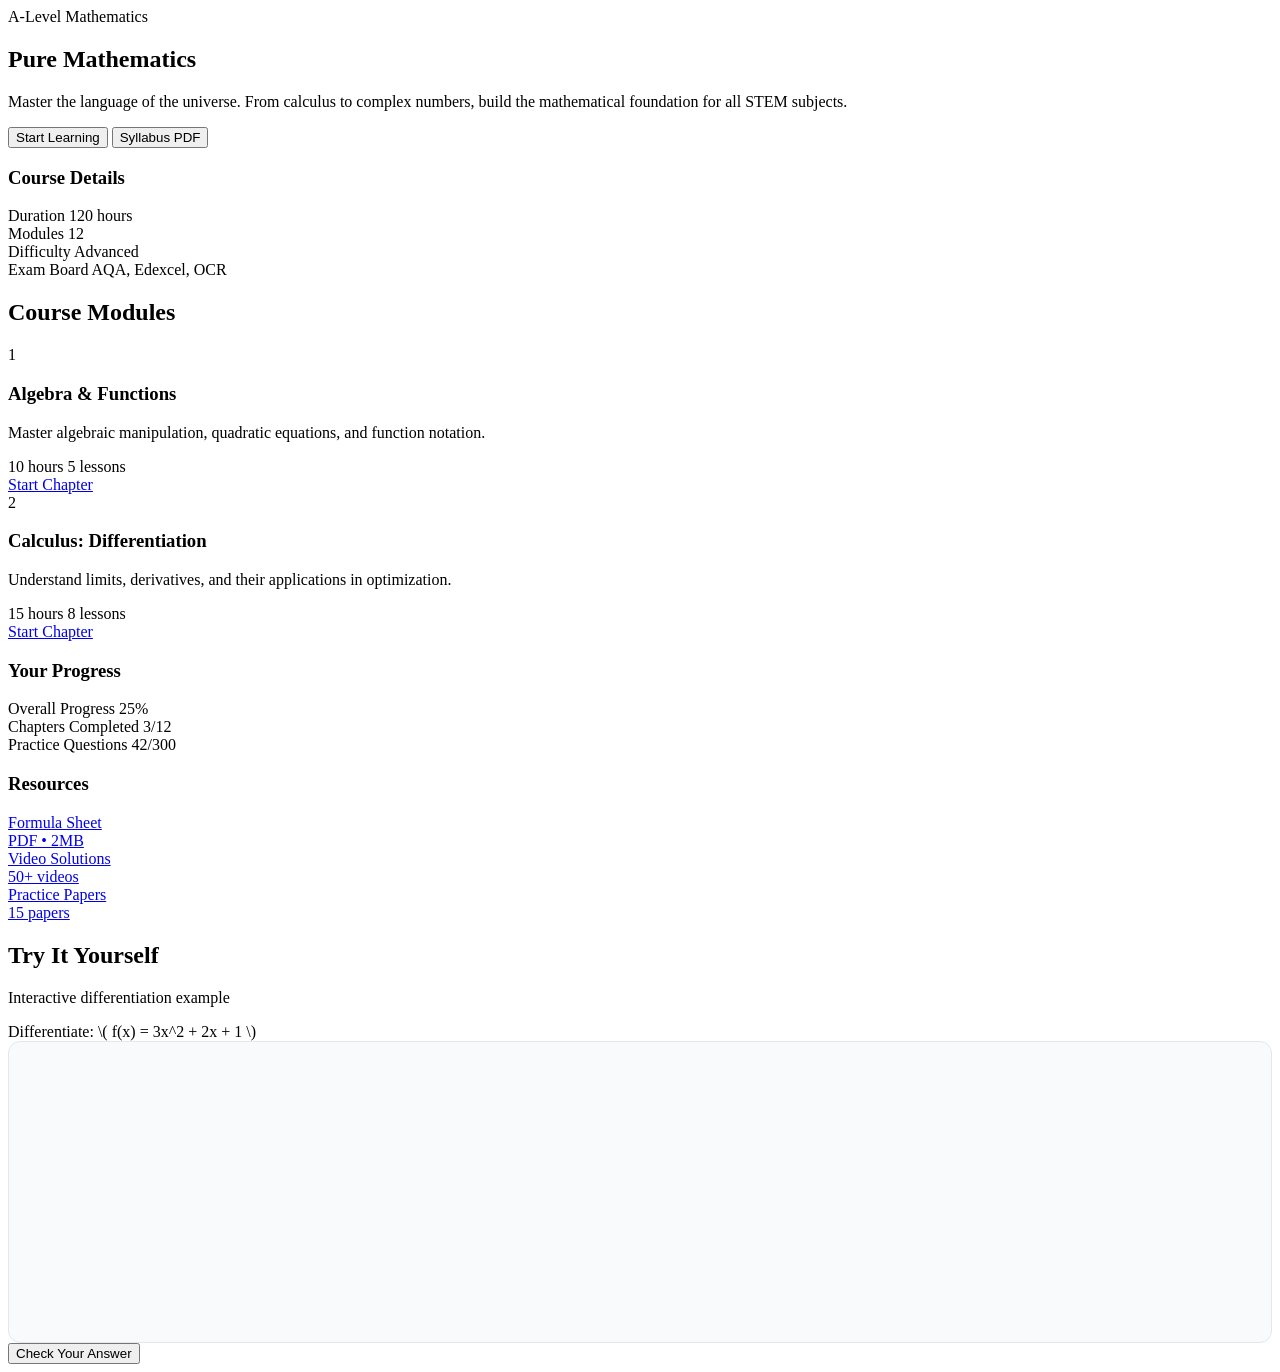
<file: aplus-initiative-a-levels/courses/pure-mathematics.html>
<!DOCTYPE html>
<html lang="en">
<head>
    <meta charset="UTF-8">
    <meta name="viewport" content="width=device-width, initial-scale=1.0">
    <title>Pure Mathematics A-Level | A+ Initiative</title>
    
    <!-- Same head content as index.html, adjust title -->
    
    <style>
        .chapter-progress {
            position: relative;
        }
        
        .chapter-progress::before {
            content: '';
            position: absolute;
            left: 0;
            top: 0;
            bottom: 0;
            width: var(--progress, 0%);
            background: linear-gradient(to right, #3B82F6, #8B5CF6);
            border-radius: 0.5rem;
            z-index: 0;
        }
        
        .interactive-graph {
            min-height: 300px;
            background: #F8FAFC;
            border-radius: 0.75rem;
            border: 1px solid #E2E8F0;
        }
    </style>
</head>
<body class="font-sans bg-gray-50">
    <!-- Navigation (same as index.html) -->
    
    <!-- Course Hero -->
    <section class="pt-32 pb-20 px-4 bg-gradient-to-br from-pure-math/10 via-white to-blue-50">
        <div class="max-w-6xl mx-auto">
            <div class="flex flex-col md:flex-row items-center justify-between">
                <div class="md:w-2/3 mb-10 md:mb-0">
                    <span class="inline-block bg-pure-math/10 text-pure-math px-4 py-2 rounded-full font-semibold text-sm mb-6">
                        A-Level Mathematics
                    </span>
                    <h1 class="text-4xl md:text-6xl font-bold mb-6">
                        <span class="bg-gradient-to-r from-pure-math to-blue-600 bg-clip-text text-transparent">
                            Pure Mathematics
                        </span>
                    </h1>
                    <p class="text-xl text-gray-600 mb-8">
                        Master the language of the universe. From calculus to complex numbers, 
                        build the mathematical foundation for all STEM subjects.
                    </p>
                    <div class="flex flex-wrap gap-4">
                        <button class="btn-primary px-8 py-3 rounded-xl font-semibold">
                            <i class="fas fa-play-circle mr-3"></i>Start Learning
                        </button>
                        <button class="btn-secondary px-8 py-3 rounded-xl font-semibold">
                            <i class="fas fa-download mr-3"></i>Syllabus PDF
                        </button>
                    </div>
                </div>
                <div class="md:w-1/3">
                    <div class="card p-6 bg-white">
                        <h3 class="text-xl font-bold mb-4">Course Details</h3>
                        <div class="space-y-3">
                            <div class="flex justify-between">
                                <span class="text-gray-600">Duration</span>
                                <span class="font-semibold">120 hours</span>
                            </div>
                            <div class="flex justify-between">
                                <span class="text-gray-600">Modules</span>
                                <span class="font-semibold">12</span>
                            </div>
                            <div class="flex justify-between">
                                <span class="text-gray-600">Difficulty</span>
                                <span class="font-semibold text-pure-math">Advanced</span>
                            </div>
                            <div class="flex justify-between">
                                <span class="text-gray-600">Exam Board</span>
                                <span class="font-semibold">AQA, Edexcel, OCR</span>
                            </div>
                        </div>
                    </div>
                </div>
            </div>
        </div>
    </section>

    <!-- Course Content -->
    <section class="py-20 px-4">
        <div class="max-w-6xl mx-auto">
            <div class="grid grid-cols-1 lg:grid-cols-3 gap-8">
                <!-- Chapters -->
                <div class="lg:col-span-2">
                    <h2 class="text-3xl font-bold mb-8">Course Modules</h2>
                    
                    <div class="space-y-4">
                        <!-- Chapter 1 -->
                        <div class="card p-6">
                            <div class="flex items-start">
                                <div class="w-12 h-12 bg-pure-math/10 rounded-xl flex items-center justify-center mr-4">
                                    <span class="text-pure-math font-bold">1</span>
                                </div>
                                <div class="flex-1">
                                    <h3 class="text-xl font-bold mb-2">Algebra & Functions</h3>
                                    <p class="text-gray-600 mb-4">
                                        Master algebraic manipulation, quadratic equations, and function notation.
                                    </p>
                                    <div class="flex items-center text-sm text-gray-500">
                                        <span class="mr-4"><i class="fas fa-clock mr-1"></i> 10 hours</span>
                                        <span><i class="fas fa-file-alt mr-1"></i> 5 lessons</span>
                                    </div>
                                    <div class="mt-4">
                                        <a href="#" class="text-pure-math font-semibold hover:underline">
                                            Start Chapter <i class="fas fa-arrow-right ml-2"></i>
                                        </a>
                                    </div>
                                </div>
                            </div>
                        </div>

                        <!-- Chapter 2 -->
                        <div class="card p-6">
                            <div class="flex items-start">
                                <div class="w-12 h-12 bg-pure-math/10 rounded-xl flex items-center justify-center mr-4">
                                    <span class="text-pure-math font-bold">2</span>
                                </div>
                                <div class="flex-1">
                                    <h3 class="text-xl font-bold mb-2">Calculus: Differentiation</h3>
                                    <p class="text-gray-600 mb-4">
                                        Understand limits, derivatives, and their applications in optimization.
                                    </p>
                                    <div class="flex items-center text-sm text-gray-500">
                                        <span class="mr-4"><i class="fas fa-clock mr-1"></i> 15 hours</span>
                                        <span><i class="fas fa-file-alt mr-1"></i> 8 lessons</span>
                                    </div>
                                    <div class="mt-4">
                                        <a href="#" class="text-pure-math font-semibold hover:underline">
                                            Start Chapter <i class="fas fa-arrow-right ml-2"></i>
                                        </a>
                                    </div>
                                </div>
                            </div>
                        </div>

                        <!-- Add more chapters similarly -->
                    </div>
                </div>

                <!-- Sidebar -->
                <div>
                    <!-- Progress -->
                    <div class="card p-6 mb-6">
                        <h3 class="text-xl font-bold mb-4">Your Progress</h3>
                        <div class="mb-4">
                            <div class="flex justify-between text-sm mb-1">
                                <span>Overall Progress</span>
                                <span>25%</span>
                            </div>
                            <div class="progress-bar">
                                <div class="progress-fill" style="width: 25%"></div>
                            </div>
                        </div>
                        <div class="space-y-2">
                            <div class="flex justify-between text-sm">
                                <span>Chapters Completed</span>
                                <span>3/12</span>
                            </div>
                            <div class="flex justify-between text-sm">
                                <span>Practice Questions</span>
                                <span>42/300</span>
                            </div>
                        </div>
                    </div>

                    <!-- Resources -->
                    <div class="card p-6">
                        <h3 class="text-xl font-bold mb-4">Resources</h3>
                        <div class="space-y-3">
                            <a href="#" class="flex items-center p-3 bg-gray-50 rounded-lg hover:bg-gray-100 transition-colors">
                                <i class="fas fa-file-pdf text-pure-math text-xl mr-3"></i>
                                <div>
                                    <div class="font-medium">Formula Sheet</div>
                                    <div class="text-sm text-gray-500">PDF • 2MB</div>
                                </div>
                            </a>
                            <a href="#" class="flex items-center p-3 bg-gray-50 rounded-lg hover:bg-gray-100 transition-colors">
                                <i class="fas fa-video text-pure-math text-xl mr-3"></i>
                                <div>
                                    <div class="font-medium">Video Solutions</div>
                                    <div class="text-sm text-gray-500">50+ videos</div>
                                </div>
                            </a>
                            <a href="#" class="flex items-center p-3 bg-gray-50 rounded-lg hover:bg-gray-100 transition-colors">
                                <i class="fas fa-tasks text-pure-math text-xl mr-3"></i>
                                <div>
                                    <div class="font-medium">Practice Papers</div>
                                    <div class="text-sm text-gray-500">15 papers</div>
                                </div>
                            </a>
                        </div>
                    </div>
                </div>
            </div>
        </div>
    </section>

    <!-- Interactive Example -->
    <section class="py-20 px-4 bg-white">
        <div class="max-w-4xl mx-auto text-center">
            <h2 class="text-3xl font-bold mb-4">Try It Yourself</h2>
            <p class="text-gray-600 mb-8">Interactive differentiation example</p>
            
            <div class="card p-8">
                <div class="mb-6">
                    <div class="text-lg font-mono mb-4">Differentiate: \( f(x) = 3x^2 + 2x + 1 \)</div>
                    <div class="interactive-graph p-4 mb-4" id="graph-container">
                        <!-- Graph will be rendered here -->
                    </div>
                </div>
                <button onclick="checkDerivative()" class="btn-primary px-6 py-3 rounded-lg">
                    Check Your Answer
                </button>
                <div id="answer-feedback" class="mt-4 hidden"></div>
            </div>
        </div>
    </section>

    <!-- Footer (same as index.html) -->
    
    <script>
        // Interactive example script
        function checkDerivative() {
            const feedback = document.getElementById('answer-feedback');
            feedback.className = 'mt-4 p-4 rounded-lg bg-green-50 border border-green-200 text-green-700';
            feedback.innerHTML = `
                <div class="font-bold mb-2">Correct! 🎉</div>
                <div>The derivative is: \( f'(x) = 6x + 2 \)</div>
                <div class="mt-2 text-sm">
                    Explanation: Using the power rule: \( d/dx[x^n] = nx^{n-1} \)
                </div>
            `;
            feedback.classList.remove('hidden');
        }
    </script>
</body>
</html>
</file>
<file: assets/css/style.css>
/* Base Styles */
:root {
    --primary: #059669;
    --primary-dark: #047857;
    --primary-light: #10b981;
    --secondary: #dc2626;
    --secondary-dark: #b91c1c;
    --accent: #1e40af;
    --dark: #0a0a0a;
    --darker: #050505;
    --light: #f8fafc;
    --gray-50: #f9fafb;
    --gray-100: #f3f4f6;
    --gray-200: #e5e7eb;
    --gray-300: #d1d5db;
    --gray-400: #9ca3af;
    --gray-500: #6b7280;
    --gray-600: #4b5563;
    --gray-700: #374151;
    --gray-800: #1f2937;
    --gray-900: #111827;
    
    --math: #8b5cf6;
    --physics: #3b82f6;
    --cs: #06b6d4;
    --stats: #059669;
    --mechanics: #dc2626;
    
    --shadow-sm: 0 1px 2px 0 rgba(0, 0, 0, 0.05);
    --shadow: 0 4px 6px -1px rgba(0, 0, 0, 0.1), 0 2px 4px -1px rgba(0, 0, 0, 0.06);
    --shadow-md: 0 10px 15px -3px rgba(0, 0, 0, 0.1), 0 4px 6px -2px rgba(0, 0, 0, 0.05);
    --shadow-lg: 0 20px 25px -5px rgba(0, 0, 0, 0.1), 0 10px 10px -5px rgba(0, 0, 0, 0.04);
    --shadow-xl: 0 25px 50px -12px rgba(0, 0, 0, 0.25);
    
    --radius-sm: 0.375rem;
    --radius: 0.5rem;
    --radius-md: 0.75rem;
    --radius-lg: 1rem;
    --radius-xl: 1.5rem;
    
    --font-sans: 'Inter', system-ui, -apple-system, sans-serif;
    --font-serif: 'Source Serif Pro', Georgia, serif;
}

* {
    margin: 0;
    padding: 0;
    box-sizing: border-box;
}

html {
    scroll-behavior: smooth;
    scroll-padding-top: 80px;
}

body {
    font-family: var(--font-sans);
    background: linear-gradient(135deg, var(--darker) 0%, var(--dark) 100%);
    color: var(--light);
    min-height: 100vh;
    overflow-x: hidden;
    line-height: 1.6;
}

/* Typography */
h1, h2, h3, h4, h5, h6 {
    font-weight: 700;
    line-height: 1.2;
}

.hero-title {
    font-size: 3.5rem;
    line-height: 1.1;
    font-weight: 800;
}

.hero-title-gradient {
    background: linear-gradient(135deg, var(--primary), var(--primary-light));
    -webkit-background-clip: text;
    -webkit-text-fill-color: transparent;
    background-clip: text;
    display: block;
}

.section-title {
    font-size: 2.5rem;
    text-align: center;
    margin-bottom: 1rem;
}

.gradient-text {
    background: linear-gradient(135deg, var(--primary), var(--primary-light));
    -webkit-background-clip: text;
    -webkit-text-fill-color: transparent;
    background-clip: text;
}

/* Layout */
.container {
    max-width: 1280px;
    margin: 0 auto;
    padding: 0 1.5rem;
}

.section {
    padding: 5rem 0;
}

/* Navigation */
.navbar {
    position: fixed;
    top: 0;
    left: 0;
    right: 0;
    background: rgba(10, 10, 10, 0.95);
    backdrop-filter: blur(10px);
    border-bottom: 1px solid rgba(255, 255, 255, 0.1);
    z-index: 1000;
    transition: all 0.3s ease;
}

.nav-container {
    display: flex;
    align-items: center;
    justify-content: space-between;
    padding: 1rem 1.5rem;
    max-width: 1280px;
    margin: 0 auto;
}

.logo {
    display: flex;
    align-items: center;
    text-decoration: none;
    color: inherit;
}

.logo-icon {
    width: 3rem;
    height: 3rem;
    background: linear-gradient(135deg, var(--primary), var(--accent));
    border-radius: var(--radius-md);
    display: flex;
    align-items: center;
    justify-content: center;
    margin-right: 0.75rem;
}

.logo-icon i {
    font-size: 1.25rem;
    color: white;
}

.logo-text {
    line-height: 1.2;
}

.logo-text div:first-child {
    font-size: 1.25rem;
    font-weight: 700;
    color: white;
}

.logo-subtitle {
    font-size: 0.75rem;
    color: var(--primary);
    font-weight: 600;
}

.nav-links {
    display: flex;
    align-items: center;
    gap: 2rem;
}

.nav-link {
    display: flex;
    align-items: center;
    color: var(--gray-400);
    text-decoration: none;
    font-weight: 500;
    padding: 0.5rem 0.75rem;
    border-radius: var(--radius);
    transition: all 0.3s ease;
}

.nav-link:hover {
    color: white;
    background: rgba(255, 255, 255, 0.05);
}

.nav-link.active {
    color: var(--primary);
    background: rgba(5, 150, 105, 0.1);
}

.nav-dropdown {
    position: relative;
}

.dropdown-menu {
    position: absolute;
    top: 100%;
    left: 0;
    min-width: 200px;
    background: var(--dark);
    border: 1px solid rgba(255, 255, 255, 0.1);
    border-radius: var(--radius);
    padding: 0.5rem;
    margin-top: 0.5rem;
    opacity: 0;
    visibility: hidden;
    transform: translateY(-10px);
    transition: all 0.3s ease;
    z-index: 100;
}

.nav-dropdown:hover .dropdown-menu {
    opacity: 1;
    visibility: visible;
    transform: translateY(0);
}

.dropdown-item {
    display: flex;
    align-items: center;
    padding: 0.75rem 1rem;
    color: var(--gray-400);
    text-decoration: none;
    border-radius: var(--radius-sm);
    transition: all 0.2s ease;
}

.dropdown-item:hover {
    background: rgba(255, 255, 255, 0.05);
    color: white;
}

.dropdown-item i {
    margin-right: 0.75rem;
    width: 1.25rem;
}

.nav-auth {
    display: flex;
    align-items: center;
    gap: 1rem;
}

/* Buttons */
.btn {
    display: inline-flex;
    align-items: center;
    justify-content: center;
    padding: 0.625rem 1.5rem;
    border-radius: var(--radius);
    font-weight: 600;
    text-decoration: none;
    border: 2px solid transparent;
    cursor: pointer;
    transition: all 0.3s ease;
    font-size: 0.875rem;
}

.btn-primary {
    background: linear-gradient(135deg, var(--primary), var(--primary-dark));
    color: white;
    border-color: var(--primary);
}

.btn-primary:hover {
    transform: translateY(-2px);
    box-shadow: var(--shadow-lg);
}

.btn-outline {
    background: transparent;
    color: var(--primary);
    border-color: var(--primary);
}

.btn-outline:hover {
    background: var(--primary);
    color: white;
}

.btn-secondary {
    background: linear-gradient(135deg, var(--secondary), var(--secondary-dark));
    color: white;
    border-color: var(--secondary);
}

.btn-secondary:hover {
    transform: translateY(-2px);
    box-shadow: var(--shadow-lg);
}

.btn-lg {
    padding: 1rem 2rem;
    font-size: 1rem;
}

.btn-light {
    background: white;
    color: var(--dark);
}

.btn-light:hover {
    background: var(--gray-100);
    transform: translateY(-2px);
}

.btn-outline-light {
    background: transparent;
    color: white;
    border-color: white;
}

.btn-outline-light:hover {
    background: white;
    color: var(--dark);
}

/* Mobile Menu */
.mobile-menu-btn {
    display: none;
    background: none;
    border: none;
    color: var(--gray-400);
    font-size: 1.5rem;
    cursor: pointer;
    padding: 0.5rem;
}

.mobile-menu {
    position: fixed;
    top: 0;
    left: -100%;
    width: 100%;
    height: 100vh;
    background: var(--darker);
    z-index: 1001;
    transition: left 0.3s ease;
    overflow-y: auto;
}

.mobile-menu.open {
    left: 0;
}

.mobile-menu-header {
    display: flex;
    justify-content: space-between;
    align-items: center;
    padding: 1.5rem;
    border-bottom: 1px solid rgba(255, 255, 255, 0.1);
}

.mobile-menu-close {
    background: none;
    border: none;
    color: var(--gray-400);
    font-size: 1.5rem;
    cursor: pointer;
    padding: 0.5rem;
}

.mobile-menu-content {
    padding: 1.5rem;
}

.mobile-nav-link {
    display: flex;
    align-items: center;
    padding: 1rem 0;
    color: var(--gray-400);
    text-decoration: none;
    border-bottom: 1px solid rgba(255, 255, 255, 0.05);
    transition: color 0.2s ease;
}

.mobile-nav-link:hover {
    color: white;
}

.mobile-nav-link i {
    margin-right: 1rem;
    width: 1.5rem;
}

.mobile-nav-label {
    color: var(--gray-500);
    font-size: 0.875rem;
    text-transform: uppercase;
    letter-spacing: 0.05em;
    margin: 1.5rem 0 0.5rem;
}

.mobile-menu-auth {
    padding: 1.5rem;
    border-top: 1px solid rgba(255, 255, 255, 0.1);
}

/* Hero Section */
.hero {
    min-height: 100vh;
    display: flex;
    align-items: center;
    position: relative;
    padding-top: 80px;
}

.hero-background {
    position: absolute;
    top: 0;
    left: 0;
    right: 0;
    bottom: 0;
    overflow: hidden;
    z-index: -1;
}

.hero-blur {
    position: absolute;
    border-radius: 50%;
    filter: blur(100px);
    opacity: 0.1;
}

.hero-blur-1 {
    top: 10%;
    left: 10%;
    width: 40vw;
    height: 40vw;
    background: var(--primary);
}

.hero-blur-2 {
    bottom: 10%;
    right: 10%;
    width: 30vw;
    height: 30vw;
    background: var(--secondary);
}

.hero-content {
    max-width: 48rem;
    margin: 0 auto;
    text-align: center;
    padding: 2rem 1.5rem;
}

.hero-badge {
    display: inline-flex;
    align-items: center;
    background: rgba(5, 150, 105, 0.1);
    color: var(--primary);
    padding: 0.5rem 1rem;
    border-radius: 9999px;
    font-weight: 600;
    margin-bottom: 2rem;
}

.hero-subtitle {
    font-size: 1.25rem;
    color: var(--gray-300);
    margin-bottom: 2rem;
    max-width: 36rem;
    margin-left: auto;
    margin-right: auto;
}

.hero-actions {
    display: flex;
    gap: 1rem;
    justify-content: center;
    margin-bottom: 3rem;
}

.hero-stats {
    display: flex;
    justify-content: center;
    gap: 3rem;
    margin-top: 3rem;
}

.stat {
    text-align: center;
}

.stat-number {
    font-size: 2.5rem;
    font-weight: 700;
    color: var(--primary);
    line-height: 1;
}

.stat-label {
    color: var(--gray-400);
    font-size: 0.875rem;
    margin-top: 0.5rem;
}

/* Course Preview */
.course-preview-grid {
    display: grid;
    grid-template-columns: repeat(auto-fit, minmax(250px, 1fr));
    gap: 1.5rem;
    margin-top: 3rem;
}

.course-preview-card {
    background: rgba(255, 255, 255, 0.03);
    border: 1px solid rgba(255, 255, 255, 0.1);
    border-radius: var(--radius-lg);
    padding: 2rem;
    text-align: center;
    transition: all 0.3s ease;
    position: relative;
    overflow: hidden;
}

.course-preview-card:hover {
    transform: translateY(-0.5rem);
    border-color: var(--primary);
    box-shadow: var(--shadow-xl);
}

.course-preview-card.math {
    border-top-color: var(--math);
}

.course-preview-card.physics {
    border-top-color: var(--physics);
}

.course-preview-card.cs {
    border-top-color: var(--cs);
}

.course-preview-card.stats {
    border-top-color: var(--stats);
}

.course-icon {
    width: 4rem;
    height: 4rem;
    background: rgba(139, 92, 246, 0.1);
    border-radius: var(--radius-lg);
    display: flex;
    align-items: center;
    justify-content: center;
    margin: 0 auto 1.5rem;
    font-size: 1.5rem;
}

.course-preview-card.math .course-icon {
    background: rgba(139, 92, 246, 0.1);
    color: var(--math);
}

.course-preview-card.physics .course-icon {
    background: rgba(59, 130, 246, 0.1);
    color: var(--physics);
}

.course-preview-card.cs .course-icon {
    background: rgba(6, 182, 212, 0.1);
    color: var(--cs);
}

.course-preview-card.stats .course-icon {
    background: rgba(5, 150, 105, 0.1);
    color: var(--stats);
}

.course-preview-card h3 {
    font-size: 1.25rem;
    margin-bottom: 0.5rem;
}

.course-preview-card p {
    color: var(--gray-400);
    margin-bottom: 1.5rem;
}

.course-preview-link {
    display: inline-flex;
    align-items: center;
    color: var(--primary);
    text-decoration: none;
    font-weight: 600;
    transition: color 0.2s ease;
}

.course-preview-link:hover {
    color: var(--primary-light);
}

.course-preview-link i {
    margin-left: 0.5rem;
    transition: transform 0.2s ease;
}

.course-preview-link:hover i {
    transform: translateX(4px);
}

/* Features */
.bg-dark {
    background: rgba(0, 0, 0, 0.5);
}

.features-grid {
    display: grid;
    grid-template-columns: repeat(auto-fit, minmax(300px, 1fr));
    gap: 2rem;
    margin-top: 3rem;
}

.feature-card {
    background: rgba(255, 255, 255, 0.03);
    border: 1px solid rgba(255, 255, 255, 0.1);
    border-radius: var(--radius-lg);
    padding: 2rem;
    transition: all 0.3s ease;
}

.feature-card:hover {
    transform: translateY(-0.5rem);
    border-color: var(--primary);
    box-shadow: var(--shadow-lg);
}

.feature-icon {
    width: 4rem;
    height: 4rem;
    background: rgba(5, 150, 105, 0.1);
    border-radius: var(--radius-lg);
    display: flex;
    align-items: center;
    justify-content: center;
    margin-bottom: 1.5rem;
    color: var(--primary);
    font-size: 1.5rem;
}

.feature-card h3 {
    font-size: 1.25rem;
    margin-bottom: 1rem;
}

.feature-card p {
    color: var(--gray-400);
    margin-bottom: 1.5rem;
}

.feature-list {
    list-style: none;
}

.feature-list li {
    display: flex;
    align-items: center;
    color: var(--gray-300);
    margin-bottom: 0.5rem;
}

.feature-list li i {
    color: var(--primary);
    margin-right: 0.75rem;
}

/* Testimonials */
.testimonials-grid {
    display: grid;
    grid-template-columns: repeat(auto-fit, minmax(300px, 1fr));
    gap: 2rem;
    margin-top: 3rem;
}

.testimonial-card {
    background: rgba(255, 255, 255, 0.03);
    border: 1px solid rgba(255, 255, 255, 0.1);
    border-radius: var(--radius-lg);
    padding: 2rem;
}

.testimonial-header {
    display: flex;
    align-items: center;
    margin-bottom: 1.5rem;
}

.testimonial-avatar {
    width: 3.5rem;
    height: 3.5rem;
    background: linear-gradient(135deg, var(--primary), var(--accent));
    border-radius: 50%;
    display: flex;
    align-items: center;
    justify-content: center;
    font-weight: 700;
    color: white;
    margin-right: 1rem;
}

.testimonial-header h4 {
    font-size: 1.125rem;
    margin-bottom: 0.25rem;
}

.testimonial-course {
    color: var(--primary);
    font-size: 0.875rem;
    font-weight: 600;
}

.testimonial-content {
    font-style: italic;
    color: var(--gray-300);
    margin-bottom: 1.5rem;
    line-height: 1.7;
}

.testimonial-rating {
    color: #fbbf24;
    font-size: 0.875rem;
}

/* CTA */
.cta-card {
    background: rgba(255, 255, 255, 0.05);
    border-radius: var(--radius-xl);
    padding: 4rem 2rem;
    text-align: center;
}

.cta-title {
    font-size: 2.5rem;
    margin-bottom: 1rem;
}

.cta-subtitle {
    font-size: 1.25rem;
    color: rgba(255, 255, 255, 0.8);
    max-width: 36rem;
    margin: 0 auto 2rem;
}

.cta-actions {
    display: flex;
    gap: 1rem;
    justify-content: center;
}

/* Footer */
.footer {
    background: var(--darker);
    border-top: 1px solid rgba(255, 255, 255, 0.1);
    padding: 4rem 0 2rem;
}

.footer-grid {
    display: grid;
    grid-template-columns: repeat(auto-fit, minmax(250px, 1fr));
    gap: 3rem;
    margin-bottom: 3rem;
}

.footer-brand {
    max-width: 300px;
}

.footer-description {
    color: var(--gray-400);
    margin: 1rem 0;
}

.footer-social {
    display: flex;
    gap: 1rem;
    margin-top: 1.5rem;
}

.social-icon {
    width: 2.5rem;
    height: 2.5rem;
    background: rgba(255, 255, 255, 0.05);
    border-radius: 50%;
    display: flex;
    align-items: center;
    justify-content: center;
    color: var(--gray-400);
    text-decoration: none;
    transition: all 0.3s ease;
}

.social-icon:hover {
    background: var(--primary);
    color: white;
    transform: translateY(-2px);
}

.footer-section h3 {
    font-size: 1.125rem;
    margin-bottom: 1.5rem;
    color: white;
}

.footer-links {
    list-style: none;
}

.footer-links li {
    margin-bottom: 0.75rem;
}

.footer-links a {
    color: var(--gray-400);
    text-decoration: none;
    transition: color 0.2s ease;
}

.footer-links a:hover {
    color: white;
}

.footer-bottom {
    border-top: 1px solid rgba(255, 255, 255, 0.1);
    padding-top: 2rem;
    display: flex;
    justify-content: space-between;
    align-items: center;
    color: var(--gray-500);
    font-size: 0.875rem;
}

.footer-bottom-links {
    display: flex;
    gap: 1.5rem;
}

.footer-bottom-links a {
    color: var(--gray-500);
    text-decoration: none;
    transition: color 0.2s ease;
}

.footer-bottom-links a:hover {
    color: var(--gray-300);
}

/* Back to Top */
.back-to-top {
    position: fixed;
    bottom: 2rem;
    right: 2rem;
    width: 3rem;
    height: 3rem;
    background: linear-gradient(135deg, var(--primary), var(--primary-dark));
    border: none;
    border-radius: 50%;
    color: white;
    cursor: pointer;
    display: flex;
    align-items: center;
    justify-content: center;
    opacity: 0;
    visibility: hidden;
    transform: translateY(20px);
    transition: all 0.3s ease;
    z-index: 999;
    box-shadow: var(--shadow-lg);
}

.back-to-top.show {
    opacity: 1;
    visibility: visible;
    transform: translateY(0);
}

.back-to-top:hover {
    transform: translateY(-4px);
    box-shadow: var(--shadow-xl);
}

/* Modal */
.modal {
    position: fixed;
    top: 0;
    left: 0;
    right: 0;
    bottom: 0;
    background: rgba(0, 0, 0, 0.8);
    backdrop-filter: blur(8px);
    display: flex;
    align-items: center;
    justify-content: center;
    z-index: 2000;
    opacity: 0;
    visibility: hidden;
    transition: all 0.3s ease;
}

.modal.show {
    opacity: 1;
    visibility: visible;
}

.modal-content {
    background: var(--dark);
    border-radius: var(--radius-xl);
    padding: 2rem;
    max-width: 400px;
    width: 90%;
    max-height: 90vh;
    overflow-y: auto;
    position: relative;
    border: 1px solid rgba(255, 255, 255, 0.1);
}

.modal-close {
    position: absolute;
    top: 1rem;
    right: 1rem;
    background: none;
    border: none;
    color: var(--gray-400);
    font-size: 1.25rem;
    cursor: pointer;
    padding: 0.5rem;
    transition: color 0.2s ease;
}

.modal-close:hover {
    color: white;
}

.auth-modal-header {
    text-align: center;
    margin-bottom: 2rem;
}

.auth-modal-header h3 {
    font-size: 1.5rem;
    margin-bottom: 0.5rem;
}

.auth-modal-header p {
    color: var(--gray-400);
}

.auth-tabs {
    display: flex;
    gap: 0.5rem;
    margin-bottom: 2rem;
    border-bottom: 1px solid rgba(255, 255, 255, 0.1);
    padding-bottom: 0.5rem;
}

.auth-tab {
    flex: 1;
    padding: 0.75rem;
    background: none;
    border: none;
    color: var(--gray-400);
    font-weight: 600;
    cursor: pointer;
    border-radius: var(--radius);
    transition: all 0.2s ease;
}

.auth-tab.active {
    background: rgba(5, 150, 105, 0.1);
    color: var(--primary);
}

.auth-form {
    display: none;
}

.auth-form.active {
    display: block;
}

.form-group {
    margin-bottom: 1.5rem;
}

.form-group label {
    display: block;
    margin-bottom: 0.5rem;
    font-weight: 500;
    color: var(--gray-300);
}

.form-group input {
    width: 100%;
    padding: 0.75rem 1rem;
    background: rgba(255, 255, 255, 0.05);
    border: 1px solid rgba(255, 255, 255, 0.1);
    border-radius: var(--radius);
    color: white;
    font-size: 1rem;
    transition: all 0.2s ease;
}

.form-group input:focus {
    outline: none;
    border-color: var(--primary);
    box-shadow: 0 0 0 3px rgba(5, 150, 105, 0.1);
}

.form-group input::placeholder {
    color: var(--gray-500);
}

.form-options {
    display: flex;
    justify-content: space-between;
    align-items: center;
    margin-bottom: 1.5rem;
}

.checkbox {
    display: flex;
    align-items: center;
    cursor: pointer;
    color: var(--gray-300);
    font-size: 0.875rem;
}

.checkbox input {
    margin-right: 0.5rem;
}

.text-link {
    color: var(--primary);
    text-decoration: none;
    font-size: 0.875rem;
    transition: color 0.2s ease;
}

.text-link:hover {
    color: var(--primary-light);
}

.auth-divider {
    display: flex;
    align-items: center;
    margin: 2rem 0;
    color: var(--gray-500);
    font-size: 0.875rem;
}

.auth-divider::before,
.auth-divider::after {
    content: '';
    flex: 1;
    height: 1px;
    background: rgba(255, 255, 255, 0.1);
}

.auth-divider span {
    padding: 0 1rem;
}

.social-auth {
    margin-top: 1.5rem;
}

/* Toast */
.toast-container {
    position: fixed;
    top: 1rem;
    right: 1rem;
    z-index: 10000;
}

.toast {
    background: var(--dark);
    border: 1px solid rgba(255, 255, 255, 0.1);
    border-radius: var(--radius);
    padding: 1rem 1.5rem;
    margin-bottom: 0.75rem;
    display: flex;
    align-items: flex-start;
    gap: 0.75rem;
    max-width: 350px;
    transform: translateX(400px);
    transition: transform 0.3s ease;
    box-shadow: var(--shadow-lg);
}

.toast.show {
    transform: translateX(0);
}

.toast-icon {
    font-size: 1.25rem;
    margin-top: 0.125rem;
}

.toast.success .toast-icon {
    color: var(--primary);
}

.toast.error .toast-icon {
    color: var(--secondary);
}

.toast.warning .toast-icon {
    color: #f59e0b;
}

.toast.info .toast-icon {
    color: var(--accent);
}

.toast-content {
    flex: 1;
}

.toast-title {
    font-weight: 600;
    margin-bottom: 0.25rem;
}

.toast-message {
    color: var(--gray-300);
    font-size: 0.875rem;
    line-height: 1.4;
}

.toast-close {
    background: none;
    border: none;
    color: var(--gray-500);
    cursor: pointer;
    padding: 0.25rem;
    font-size: 0.875rem;
    transition: color 0.2s ease;
}

.toast-close:hover {
    color: var(--gray-300);
}

/* Loading */
.loading-screen {
    position: fixed;
    top: 0;
    left: 0;
    right: 0;
    bottom: 0;
    background: var(--darker);
    display: flex;
    align-items: center;
    justify-content: center;
    z-index: 9999;
    transition: opacity 0.3s ease;
}

.loading-content {
    text-align: center;
}

.spinner {
    width: 4rem;
    height: 4rem;
    border: 3px solid rgba(255, 255, 255, 0.1);
    border-top-color: var(--primary);
    border-radius: 50%;
    animation: spin 1s linear infinite;
}

@keyframes spin {
    to {
        transform: rotate(360deg);
    }
}

/* Utility Classes */
.text-center {
    text-align: center;
}

.w-full {
    width: 100%;
}

.mt-3 {
    margin-top: 0.75rem;
}

.mt-4 {
    margin-top: 1rem;
}

.mt-12 {
    margin-top: 3rem;
}

.bg-primary {
    background: var(--primary);
}
</file>
<file: assets/css/animations.css>
/* Animations */
@keyframes fadeIn {
    from {
        opacity: 0;
        transform: translateY(20px);
    }
    to {
        opacity: 1;
        transform: translateY(0);
    }
}

@keyframes slideIn {
    from {
        transform: translateX(100%);
    }
    to {
        transform: translateX(0);
    }
}

@keyframes float {
    0%, 100% {
        transform: translateY(0);
    }
    50% {
        transform: translateY(-20px);
    }
}

@keyframes pulse {
    0%, 100% {
        opacity: 1;
    }
    50% {
        opacity: 0.5;
    }
}

@keyframes shimmer {
    0% {
        background-position: -1000px 0;
    }
    100% {
        background-position: 1000px 0;
    }
}

.animate-fadeIn {
    animation: fadeIn 0.6s ease-out;
}

.animate-slideIn {
    animation: slideIn 0.3s ease-out;
}

.animate-float {
    animation: float 6s ease-in-out infinite;
}

.animate-pulse {
    animation: pulse 2s ease-in-out infinite;
}

.animate-shimmer {
    background: linear-gradient(90deg, 
        rgba(255, 255, 255, 0) 0%, 
        rgba(255, 255, 255, 0.1) 50%, 
        rgba(255, 255, 255, 0) 100%);
    background-size: 1000px 100%;
    animation: shimmer 2s infinite;
}

/* Delayed Animations */
.delay-100 {
    animation-delay: 100ms;
}

.delay-200 {
    animation-delay: 200ms;
}

.delay-300 {
    animation-delay: 300ms;
}

.delay-500 {
    animation-delay: 500ms;
}

.delay-700 {
    animation-delay: 700ms;
}

.delay-1000 {
    animation-delay: 1000ms;
}

/* Stagger Children */
.stagger-children > * {
    opacity: 0;
    transform: translateY(20px);
    animation: fadeIn 0.6s ease-out forwards;
}

.stagger-children > *:nth-child(1) { animation-delay: 100ms; }
.stagger-children > *:nth-child(2) { animation-delay: 200ms; }
.stagger-children > *:nth-child(3) { animation-delay: 300ms; }
.stagger-children > *:nth-child(4) { animation-delay: 400ms; }
.stagger-children > *:nth-child(5) { animation-delay: 500ms; }
.stagger-children > *:nth-child(6) { animation-delay: 600ms; }
</file>
<file: assets/css/responsive.css>
/* Responsive Design */
@media (max-width: 1024px) {
    .hero-title {
        font-size: 2.75rem;
    }
    
    .section-title {
        font-size: 2rem;
    }
}

@media (max-width: 768px) {
    .nav-links,
    .nav-auth {
        display: none;
    }
    
    .mobile-menu-btn {
        display: block;
    }
    
    .hero-title {
        font-size: 2.25rem;
    }
    
    .hero-actions {
        flex-direction: column;
        align-items: center;
    }
    
    .hero-stats {
        flex-direction: column;
        gap: 2rem;
    }
    
    .course-preview-grid {
        grid-template-columns: 1fr;
    }
    
    .features-grid,
    .testimonials-grid {
        grid-template-columns: 1fr;
    }
    
    .cta-actions {
        flex-direction: column;
        align-items: center;
    }
    
    .footer-grid {
        grid-template-columns: 1fr;
        gap: 2rem;
    }
    
    .footer-bottom {
        flex-direction: column;
        gap: 1rem;
        text-align: center;
    }
    
    .footer-bottom-links {
        justify-content: center;
    }
    
    .modal-content {
        width: 95%;
        padding: 1.5rem;
    }
}

@media (max-width: 640px) {
    .container {
        padding: 0 1rem;
    }
    
    .section {
        padding: 3rem 0;
    }
    
    .hero {
        padding-top: 60px;
    }
    
    .hero-content {
        padding: 1rem;
    }
    
    .hero-title {
        font-size: 2rem;
    }
    
    .hero-subtitle {
        font-size: 1.125rem;
    }
    
    .section-title {
        font-size: 1.75rem;
    }
    
    .cta-title {
        font-size: 2rem;
    }
    
    .cta-subtitle {
        font-size: 1.125rem;
    }
}

/* Print Styles */
@media print {
    .navbar,
    .hero-actions,
    .footer,
    .back-to-top,
    .mobile-menu-btn,
    .auth-modal,
    .toast-container {
        display: none !important;
    }
    
    body {
        background: white !important;
        color: black !important;
    }
    
    .hero {
        min-height: auto;
        padding: 2rem 0;
    }
    
    .section {
        padding: 2rem 0;
        break-inside: avoid;
    }
    
    a {
        color: black !important;
        text-decoration: underline;
    }
    
    .gradient-text {
        -webkit-text-fill-color: black !important;
        color: black !important;
    }
}
</file>
<file: assets/css/mit-style.css>
/* MIT-inspired Course Detail Styles */
:root {
    --primary: #059669;
    --primary-dark: #047857;
    --primary-light: #10b981;
    --secondary: #dc2626;
    --secondary-dark: #b91c1c;
    --accent: #1e40af;
    --dark: #0a0a0a;
    --darker: #050505;
    --light: #f8fafc;
    --bg-light: rgba(255, 255, 255, 0.03);
}

/* Hero Section */
.mit-hero {
    min-height: 100vh;
    padding: 120px 0 80px;
    position: relative;
    overflow: hidden;
    background: linear-gradient(135deg, var(--darker) 0%, var(--dark) 100%);
}

.mit-hero-background {
    position: absolute;
    top: 0;
    left: 0;
    right: 0;
    bottom: 0;
    background: 
        radial-gradient(circle at 20% 50%, rgba(5, 150, 105, 0.1) 0%, transparent 50%),
        radial-gradient(circle at 80% 20%, rgba(220, 38, 38, 0.1) 0%, transparent 50%);
}

.mit-hero-content {
    position: relative;
    z-index: 2;
    text-align: center;
    max-width: 800px;
    margin: 0 auto;
}

.mit-hero-title {
    font-size: 4rem;
    font-weight: 800;
    line-height: 1.1;
    margin-bottom: 1rem;
    color: white;
    background: linear-gradient(135deg, var(--primary), var(--primary-light));
    -webkit-background-clip: text;
    -webkit-text-fill-color: transparent;
    background-clip: text;
}

.mit-hero-subtitle {
    font-size: 1.5rem;
    font-weight: 600;
    color: rgba(255, 255, 255, 0.8);
    margin-bottom: 2rem;
}

.mit-hero-description {
    font-size: 1.25rem;
    line-height: 1.6;
    color: rgba(255, 255, 255, 0.7);
    margin-bottom: 3rem;
    max-width: 600px;
    margin-left: auto;
    margin-right: auto;
}

/* Enrollment Status */
.mit-enrollment-status {
    background: rgba(255, 255, 255, 0.03);
    border: 1px solid rgba(255, 255, 255, 0.1);
    border-radius: 16px;
    padding: 2rem;
    margin-bottom: 2rem;
    backdrop-filter: blur(10px);
}

.enrollment-badge {
    display: inline-flex;
    align-items: center;
    background: linear-gradient(135deg, var(--primary), var(--primary-dark));
    color: white;
    padding: 0.75rem 1.5rem;
    border-radius: 50px;
    font-weight: 600;
    margin-bottom: 1.5rem;
}

.enrollment-timer {
    display: flex;
    justify-content: center;
    gap: 2rem;
    margin-bottom: 1rem;
}

.timer-unit {
    text-align: center;
    min-width: 80px;
}

.timer-number {
    display: block;
    font-size: 2.5rem;
    font-weight: 700;
    color: var(--primary);
    line-height: 1;
    margin-bottom: 0.25rem;
}

.timer-label {
    font-size: 0.875rem;
    color: rgba(255, 255, 255, 0.6);
    text-transform: uppercase;
    letter-spacing: 0.05em;
}

/* Audience Selector */
.audience-selector {
    display: flex;
    gap: 1rem;
    justify-content: center;
    max-width: 500px;
    margin: 0 auto;
}

.audience-option {
    flex: 1;
    background: rgba(255, 255, 255, 0.03);
    border: 2px solid rgba(255, 255, 255, 0.1);
    border-radius: 12px;
    padding: 1.5rem;
    text-align: center;
    cursor: pointer;
    transition: all 0.3s ease;
    min-width: 200px;
}

.audience-option:hover {
    border-color: var(--primary);
    transform: translateY(-2px);
}

.audience-option.active {
    background: rgba(5, 150, 105, 0.1);
    border-color: var(--primary);
    box-shadow: 0 8px 32px rgba(5, 150, 105, 0.1);
}

.audience-option i {
    font-size: 2rem;
    color: var(--primary);
    margin-bottom: 1rem;
    display: block;
}

.audience-option span {
    display: block;
    font-weight: 600;
    color: white;
    margin-bottom: 0.25rem;
}

.audience-option small {
    color: rgba(255, 255, 255, 0.6);
    font-size: 0.875rem;
}

/* Section Styles */
.mit-section {
    padding: 5rem 0;
}

.mit-section.bg-light {
    background: var(--bg-light);
    border-top: 1px solid rgba(255, 255, 255, 0.05);
    border-bottom: 1px solid rgba(255, 255, 255, 0.05);
}

.mit-section-title {
    font-size: 2.5rem;
    font-weight: 700;
    text-align: center;
    margin-bottom: 1rem;
    color: white;
}

.mit-section-subtitle {
    font-size: 1.125rem;
    text-align: center;
    color: rgba(255, 255, 255, 0.6);
    max-width: 600px;
    margin: 0 auto 3rem;
}

/* Overview Section */
.overview-content {
    display: grid;
    grid-template-columns: 2fr 1fr;
    gap: 4rem;
    align-items: start;
}

.overview-description p {
    font-size: 1.125rem;
    line-height: 1.8;
    color: rgba(255, 255, 255, 0.8);
    margin-bottom: 2rem;
}

.overview-details {
    display: flex;
    flex-direction: column;
    gap: 1.5rem;
}

.detail-card {
    background: rgba(255, 255, 255, 0.03);
    border: 1px solid rgba(255, 255, 255, 0.1);
    border-radius: 12px;
    padding: 1.5rem;
    display: flex;
    gap: 1rem;
    align-items: flex-start;
}

.detail-icon {
    font-size: 1.5rem;
    color: var(--primary);
    margin-top: 0.25rem;
    flex-shrink: 0;
}

.detail-content h3 {
    font-size: 1.25rem;
    margin-bottom: 0.75rem;
    color: white;
}

.detail-content p {
    color: rgba(255, 255, 255, 0.6);
    margin-bottom: 0.5rem;
    font-size: 0.875rem;
}

.detail-content ul {
    list-style: none;
    padding: 0;
}

.detail-content li {
    color: rgba(255, 255, 255, 0.6);
    margin-bottom: 0.5rem;
    font-size: 0.875rem;
    display: flex;
    align-items: center;
}

.detail-content li:before {
    content: "✓";
    color: var(--primary);
    margin-right: 0.5rem;
    font-weight: bold;
}

/* Schedule Section */
.schedule-header {
    text-align: center;
    margin-bottom: 3rem;
}

.schedule-filters {
    display: flex;
    justify-content: center;
    gap: 0.5rem;
    margin-bottom: 2rem;
    flex-wrap: wrap;
}

.schedule-filter {
    padding: 0.75rem 1.5rem;
    background: rgba(255, 255, 255, 0.03);
    border: 1px solid rgba(255, 255, 255, 0.1);
    border-radius: 50px;
    color: rgba(255, 255, 255, 0.6);
    font-weight: 500;
    cursor: pointer;
    transition: all 0.2s ease;
}

.schedule-filter:hover {
    color: white;
    border-color: var(--primary);
}

.schedule-filter.active {
    background: rgba(5, 150, 105, 0.1);
    color: var(--primary);
    border-color: var(--primary);
}

.schedule-grid {
    display: grid;
    grid-template-columns: repeat(auto-fit, minmax(300px, 1fr));
    gap: 1.5rem;
    margin-bottom: 3rem;
}

.schedule-item {
    background: rgba(255, 255, 255, 0.03);
    border: 1px solid rgba(255, 255, 255, 0.1);
    border-radius: 12px;
    padding: 1.5rem;
    transition: all 0.3s ease;
}

.schedule-item:hover {
    border-color: var(--primary);
    transform: translateY(-4px);
    box-shadow: 0 8px 32px rgba(5, 150, 105, 0.1);
}

.schedule-item.lecture {
    border-left: 4px solid var(--primary);
}

.schedule-item.lab {
    border-left: 4px solid var(--accent);
}

.schedule-item.workshop {
    border-left: 4px solid var(--secondary);
}

.schedule-type {
    display: inline-block;
    padding: 0.25rem 0.75rem;
    background: rgba(5, 150, 105, 0.1);
    color: var(--primary);
    border-radius: 50px;
    font-size: 0.75rem;
    font-weight: 600;
    margin-bottom: 1rem;
}

.schedule-type.lab {
    background: rgba(59, 130, 246, 0.1);
    color: var(--accent);
}

.schedule-type.workshop {
    background: rgba(220, 38, 38, 0.1);
    color: var(--secondary);
}

.schedule-title {
    font-size: 1.25rem;
    font-weight: 600;
    color: white;
    margin-bottom: 0.5rem;
}

.schedule-date {
    color: rgba(255, 255, 255, 0.6);
    font-size: 0.875rem;
    margin-bottom: 1rem;
    display: flex;
    align-items: center;
    gap: 0.5rem;
}

.schedule-date i {
    color: var(--primary);
}

.schedule-resources {
    display: flex;
    gap: 1rem;
    flex-wrap: wrap;
}

.resource-link {
    display: inline-flex;
    align-items: center;
    gap: 0.5rem;
    padding: 0.5rem 1rem;
    background: rgba(255, 255, 255, 0.05);
    border: 1px solid rgba(255, 255, 255, 0.1);
    border-radius: 6px;
    color: rgba(255, 255, 255, 0.8);
    text-decoration: none;
    font-size: 0.875rem;
    transition: all 0.2s ease;
}

.resource-link:hover {
    background: var(--primary);
    color: white;
    border-color: var(--primary);
}

.resource-link i {
    font-size: 0.875rem;
}

.schedule-download {
    display: flex;
    justify-content: center;
    gap: 1rem;
    margin-top: 2rem;
}

/* Team Section */
.team-container {
    max-width: 1200px;
    margin: 0 auto;
}

.team-filters {
    display: flex;
    justify-content: center;
    gap: 0.5rem;
    margin-bottom: 3rem;
    flex-wrap: wrap;
}

.team-filter {
    padding: 0.75rem 1.5rem;
    background: rgba(255, 255, 255, 0.03);
    border: 1px solid rgba(255, 255, 255, 0.1);
    border-radius: 50px;
    color: rgba(255, 255, 255, 0.6);
    font-weight: 500;
    cursor: pointer;
    transition: all 0.2s ease;
}

.team-filter:hover {
    color: white;
    border-color: var(--primary);
}

.team-filter.active {
    background: rgba(5, 150, 105, 0.1);
    color: var(--primary);
    border-color: var(--primary);
}

.team-grid {
    display: grid;
    grid-template-columns: repeat(auto-fill, minmax(280px, 1fr));
    gap: 2rem;
    margin-bottom: 3rem;
}

.team-member {
    background: rgba(255, 255, 255, 0.03);
    border: 1px solid rgba(255, 255, 255, 0.1);
    border-radius: 12px;
    padding: 1.5rem;
    text-align: center;
    transition: all 0.3s ease;
}

.team-member:hover {
    border-color: var(--primary);
    transform: translateY(-4px);
}

.member-avatar {
    width: 100px;
    height: 100px;
    border-radius: 50%;
    background: linear-gradient(135deg, var(--primary), var(--accent));
    margin: 0 auto 1.5rem;
    display: flex;
    align-items: center;
    justify-content: center;
    font-size: 2.5rem;
    color: white;
    font-weight: 700;
}

.member-name {
    font-size: 1.25rem;
    font-weight: 600;
    color: white;
    margin-bottom: 0.5rem;
}

.member-role {
    color: var(--primary);
    font-weight: 500;
    margin-bottom: 0.5rem;
}

.member-department {
    color: rgba(255, 255, 255, 0.6);
    font-size: 0.875rem;
    margin-bottom: 1rem;
}

.member-bio {
    color: rgba(255, 255, 255, 0.6);
    font-size: 0.875rem;
    line-height: 1.6;
    margin-top: 1rem;
}

.team-cta {
    text-align: center;
    padding: 2rem;
    background: rgba(255, 255, 255, 0.03);
    border: 1px solid rgba(255, 255, 255, 0.1);
    border-radius: 12px;
}

.team-cta p {
    color: rgba(255, 255, 255, 0.6);
    margin-bottom: 1.5rem;
    max-width: 600px;
    margin-left: auto;
    margin-right: auto;
}

/* FAQ Section */
.faq-container {
    max-width: 1200px;
    margin: 0 auto;
}

.faq-grid {
    display: grid;
    grid-template-columns: repeat(auto-fit, minmax(500px, 1fr));
    gap: 2rem;
}

@media (max-width: 768px) {
    .faq-grid {
        grid-template-columns: 1fr;
    }
}

.faq-column {
    display: flex;
    flex-direction: column;
    gap: 1rem;
}

.faq-item {
    background: rgba(255, 255, 255, 0.03);
    border: 1px solid rgba(255, 255, 255, 0.1);
    border-radius: 12px;
    overflow: hidden;
}

.faq-question {
    width: 100%;
    padding: 1.5rem;
    background: none;
    border: none;
    text-align: left;
    color: white;
    font-size: 1.125rem;
    font-weight: 600;
    cursor: pointer;
    display: flex;
    justify-content: space-between;
    align-items: center;
    transition: background 0.2s ease;
}

.faq-question:hover {
    background: rgba(255, 255, 255, 0.05);
}

.faq-question i {
    transition: transform 0.3s ease;
    color: var(--primary);
}

.faq-question.active i {
    transform: rotate(180deg);
}

.faq-answer {
    padding: 0 1.5rem;
    max-height: 0;
    overflow: hidden;
    transition: all 0.3s ease;
}

.faq-answer.active {
    padding: 0 1.5rem 1.5rem;
    max-height: 500px;
}

.faq-answer p {
    color: rgba(255, 255, 255, 0.6);
    line-height: 1.6;
}

/* Sponsors Section */
.sponsors-grid {
    display: grid;
    grid-template-columns: repeat(auto-fit, minmax(300px, 1fr));
    gap: 2rem;
    margin-bottom: 3rem;
}

.sponsor-card {
    background: rgba(255, 255, 255, 0.03);
    border: 1px solid rgba(255, 255, 255, 0.1);
    border-radius: 12px;
    padding: 2rem;
    text-align: center;
    transition: all 0.3s ease;
}

.sponsor-card:hover {
    border-color: var(--primary);
    transform: translateY(-4px);
}

.sponsor-logo {
    width: 80px;
    height: 80px;
    background: linear-gradient(135deg, var(--primary), var(--accent));
    border-radius: 50%;
    margin: 0 auto 1.5rem;
    display: flex;
    align-items: center;
    justify-content: center;
    font-size: 2rem;
    color: white;
}

.sponsor-card h3 {
    font-size: 1.25rem;
    color: white;
    margin-bottom: 0.75rem;
}

.sponsor-card p {
    color: rgba(255, 255, 255, 0.6);
    font-size: 0.875rem;
    line-height: 1.6;
}

.sponsors-cta {
    text-align: center;
    padding: 2rem;
    background: rgba(255, 255, 255, 0.03);
    border: 1px solid rgba(255, 255, 255, 0.1);
    border-radius: 12px;
}

.sponsors-cta p {
    color: rgba(255, 255, 255, 0.6);
    margin-bottom: 1.5rem;
    max-width: 600px;
    margin-left: auto;
    margin-right: auto;
}

/* Footer */
.mit-footer {
    background: rgba(0, 0, 0, 0.5);
    border-top: 1px solid rgba(255, 255, 255, 0.1);
    padding: 4rem 0 2rem;
}

.mit-footer-content {
    display: grid;
    grid-template-columns: 1fr 2fr;
    gap: 4rem;
    margin-bottom: 3rem;
}

.footer-logo {
    max-width: 300px;
}

.footer-logo .logo {
    margin-bottom: 1.5rem;
}

.footer-description {
    color: rgba(255, 255, 255, 0.6);
    line-height: 1.6;
}

.footer-links {
    display: grid;
    grid-template-columns: repeat(3, 1fr);
    gap: 2rem;
}

.footer-section h3 {
    font-size: 1.125rem;
    color: white;
    margin-bottom: 1.5rem;
}

.footer-section ul {
    list-style: none;
    padding: 0;
}

.footer-section li {
    margin-bottom: 0.75rem;
}

.footer-section a {
    color: rgba(255, 255, 255, 0.6);
    text-decoration: none;
    transition: color 0.2s ease;
}

.footer-section a:hover {
    color: var(--primary);
}

.footer-bottom {
    border-top: 1px solid rgba(255, 255, 255, 0.1);
    padding-top: 2rem;
    text-align: center;
}

.social-links {
    display: flex;
    justify-content: center;
    gap: 1rem;
    margin-bottom: 2rem;
}

.social-link {
    width: 40px;
    height: 40px;
    background: rgba(255, 255, 255, 0.05);
    border-radius: 50%;
    display: flex;
    align-items: center;
    justify-content: center;
    color: rgba(255, 255, 255, 0.6);
    text-decoration: none;
    transition: all 0.2s ease;
}

.social-link:hover {
    background: var(--primary);
    color: white;
    transform: translateY(-2px);
}

.footer-copyright p {
    color: rgba(255, 255, 255, 0.6);
    font-size: 0.875rem;
    margin-bottom: 0.5rem;
}

.footer-note {
    color: rgba(255, 255, 255, 0.4);
    font-size: 0.75rem;
    font-style: italic;
}

/* Responsive Design */
@media (max-width: 1024px) {
    .overview-content {
        grid-template-columns: 1fr;
        gap: 2rem;
    }
    
    .mit-footer-content {
        grid-template-columns: 1fr;
        gap: 3rem;
    }
    
    .footer-links {
        grid-template-columns: repeat(2, 1fr);
    }
}

@media (max-width: 768px) {
    .mit-hero-title {
        font-size: 2.5rem;
    }
    
    .mit-hero-subtitle {
        font-size: 1.25rem;
    }
    
    .mit-hero-description {
        font-size: 1rem;
    }
    
    .enrollment-timer {
        gap: 1rem;
    }
    
    .timer-unit {
        min-width: 60px;
    }
    
    .timer-number {
        font-size: 2rem;
    }
    
    .audience-selector {
        flex-direction: column;
        align-items: center;
    }
    
    .audience-option {
        width: 100%;
        max-width: 300px;
    }
    
    .mit-section-title {
        font-size: 2rem;
    }
    
    .schedule-grid,
    .team-grid,
    .sponsors-grid {
        grid-template-columns: 1fr;
    }
    
    .footer-links {
        grid-template-columns: 1fr;
    }
}

@media (max-width: 480px) {
    .mit-hero-title {
        font-size: 2rem;
    }
    
    .schedule-filters,
    .team-filters {
        flex-direction: column;
        align-items: stretch;
    }
    
    .schedule-filter,
    .team-filter {
        text-align: center;
    }
    
    .enrollment-timer {
        flex-wrap: wrap;
    }
    
    .timer-unit {
        min-width: 70px;
    }
}
</file>
<file: assets/css/course-cards.css>
/* Course Cards & List Styles */
:root {
    --primary: #059669;
    --primary-dark: #047857;
    --primary-light: #10b981;
    --secondary: #dc2626;
    --secondary-dark: #b91c1c;
    --accent: #1e40af;
}

/* Courses Hero */
.courses-hero {
    min-height: 70vh;
    padding: 120px 0 80px;
    position: relative;
    background: linear-gradient(135deg, var(--darker) 0%, var(--dark) 100%);
    overflow: hidden;
}

.courses-hero-background {
    position: absolute;
    top: 0;
    left: 0;
    right: 0;
    bottom: 0;
    background: 
        radial-gradient(circle at 20% 30%, rgba(5, 150, 105, 0.15) 0%, transparent 50%),
        radial-gradient(circle at 80% 70%, rgba(220, 38, 38, 0.15) 0%, transparent 50%);
}

.courses-hero-content {
    position: relative;
    z-index: 2;
    text-align: center;
    max-width: 800px;
    margin: 0 auto;
}

.courses-hero-stats {
    display: flex;
    justify-content: center;
    gap: 3rem;
    margin: 3rem 0;
    flex-wrap: wrap;
}

.courses-hero-stats .stat {
    text-align: center;
}

.courses-hero-stats .stat-number {
    font-size: 2.5rem;
    font-weight: 700;
    color: var(--primary);
}

.courses-hero-stats .stat-label {
    color: rgba(255, 255, 255, 0.6);
    font-size: 0.875rem;
    margin-top: 0.5rem;
}

.courses-hero-actions {
    display: flex;
    gap: 1rem;
    justify-content: center;
    margin-top: 2rem;
}

/* Course Filter */
.course-filter {
    display: flex;
    justify-content: space-between;
    align-items: center;
    margin-bottom: 3rem;
    padding: 1rem;
    background: rgba(255, 255, 255, 0.03);
    border: 1px solid rgba(255, 255, 255, 0.1);
    border-radius: 12px;
}

.filter-tabs {
    display: flex;
    gap: 0.5rem;
    flex-wrap: wrap;
}

.filter-tab {
    padding: 0.75rem 1.5rem;
    background: rgba(255, 255, 255, 0.03);
    border: 1px solid rgba(255, 255, 255, 0.1);
    border-radius: 50px;
    color: rgba(255, 255, 255, 0.6);
    font-weight: 500;
    cursor: pointer;
    transition: all 0.3s ease;
}

.filter-tab:hover {
    color: white;
    border-color: var(--primary);
}

.filter-tab.active {
    background: rgba(5, 150, 105, 0.1);
    color: var(--primary);
    border-color: var(--primary);
}

.filter-sort select {
    padding: 0.75rem 1rem;
    background: rgba(255, 255, 255, 0.03);
    border: 1px solid rgba(255, 255, 255, 0.1);
    border-radius: 8px;
    color: white;
    font-size: 0.875rem;
    cursor: pointer;
}

.filter-sort select:focus {
    outline: none;
    border-color: var(--primary);
}

/* Courses Grid */
.courses-grid {
    display: grid;
    grid-template-columns: repeat(auto-fill, minmax(350px, 1fr));
    gap: 2rem;
    margin-bottom: 3rem;
}

.course-card {
    background: rgba(255, 255, 255, 0.03);
    border: 1px solid rgba(255, 255, 255, 0.1);
    border-radius: 16px;
    overflow: hidden;
    transition: all 0.3s ease;
    position: relative;
}

.course-card:hover {
    transform: translateY(-8px);
    border-color: var(--primary);
    box-shadow: 0 20px 40px rgba(5, 150, 105, 0.1);
}

.course-image {
    height: 200px;
    background-size: cover;
    background-position: center;
    position: relative;
}

.course-image.math {
    background: linear-gradient(135deg, #667eea 0%, #764ba2 100%);
}

.course-image.physics {
    background: linear-gradient(135deg, #f093fb 0%, #f5576c 100%);
}

.course-image.chemistry {
    background: linear-gradient(135deg, #4facfe 0%, #00f2fe 100%);
}

.course-image.cs {
    background: linear-gradient(135deg, #43e97b 0%, #38f9d7 100%);
}

.course-badge {
    position: absolute;
    top: 1rem;
    left: 1rem;
    background: rgba(0, 0, 0, 0.7);
    color: white;
    padding: 0.5rem 1rem;
    border-radius: 50px;
    font-size: 0.75rem;
    font-weight: 600;
    backdrop-filter: blur(10px);
}

.course-badge.popular {
    background: linear-gradient(135deg, var(--primary), var(--primary-dark));
}

.course-badge.new {
    background: linear-gradient(135deg, var(--accent), #3730a3);
}

.course-content {
    padding: 1.5rem;
}

.course-category {
    display: inline-block;
    padding: 0.25rem 0.75rem;
    background: rgba(5, 150, 105, 0.1);
    color: var(--primary);
    border-radius: 50px;
    font-size: 0.75rem;
    font-weight: 600;
    margin-bottom: 1rem;
}

.course-category.physics {
    background: rgba(245, 158, 11, 0.1);
    color: #f59e0b;
}

.course-category.chemistry {
    background: rgba(59, 130, 246, 0.1);
    color: #3b82f6;
}

.course-category.cs {
    background: rgba(6, 182, 212, 0.1);
    color: #06b6d4;
}

.course-title {
    font-size: 1.25rem;
    font-weight: 600;
    color: white;
    margin-bottom: 0.5rem;
}

.course-description {
    color: rgba(255, 255, 255, 0.6);
    font-size: 0.875rem;
    line-height: 1.6;
    margin-bottom: 1.5rem;
}

.course-meta {
    display: flex;
    justify-content: space-between;
    align-items: center;
    margin-bottom: 1.5rem;
}

.course-stats {
    display: flex;
    gap: 1rem;
}

.course-stats span {
    display: flex;
    align-items: center;
    gap: 0.25rem;
    color: rgba(255, 255, 255, 0.5);
    font-size: 0.75rem;
}

.course-stats i {
    color: var(--primary);
}

.course-rating {
    display: flex;
    align-items: center;
    gap: 0.25rem;
    color: #f59e0b;
    font-size: 0.875rem;
}

.course-actions {
    display: flex;
    gap: 0.75rem;
}

.course-actions .btn {
    flex: 1;
    text-align: center;
}

/* Quick Resources */
.quick-resources-grid {
    display: grid;
    grid-template-columns: repeat(auto-fit, minmax(300px, 1fr));
    gap: 1.5rem;
    margin-top: 2rem;
}

.resource-category-card {
    background: white;
    border-radius: 12px;
    overflow: hidden;
    box-shadow: 0 4px 20px rgba(0, 0, 0, 0.08);
}

.resource-category-header {
    padding: 1.5rem;
    background: linear-gradient(135deg, var(--primary), var(--primary-dark));
    color: white;
    display: flex;
    align-items: center;
    gap: 1rem;
}

.resource-icon {
    width: 3rem;
    height: 3rem;
    background: rgba(255, 255, 255, 0.2);
    border-radius: 10px;
    display: flex;
    align-items: center;
    justify-content: center;
    font-size: 1.5rem;
}

.resource-category-header h3 {
    font-size: 1.25rem;
    margin: 0;
}

.resource-list {
    padding: 1.5rem;
}

.resource-item {
    display: flex;
    align-items: center;
    justify-content: space-between;
    padding: 0.75rem 0;
    border-bottom: 1px solid rgba(0, 0, 0, 0.1);
    color: #374151;
    text-decoration: none;
    transition: all 0.2s ease;
}

.resource-item:last-child {
    border-bottom: none;
}

.resource-item:hover {
    color: var(--primary);
    transform: translateX(5px);
}

.resource-item i {
    color: var(--primary);
    margin-right: 0.5rem;
}

.file-size, .file-type {
    font-size: 0.75rem;
    color: #6b7280;
}

/* Search Container */
.search-container {
    background: white;
    border-radius: 16px;
    padding: 2rem;
    box-shadow: 0 4px 20px rgba(0, 0, 0, 0.08);
    margin-bottom: 2rem;
}

.search-box {
    display: flex;
    align-items: center;
    background: #f8fafc;
    border-radius: 50px;
    padding: 0.5rem 1rem;
    margin-bottom: 2rem;
}

.search-box i {
    color: #64748b;
    margin-right: 1rem;
}

.search-box input {
    flex: 1;
    border: none;
    background: transparent;
    padding: 0.75rem 0;
    font-size: 1rem;
    outline: none;
}

.search-btn {
    background: var(--primary);
    color: white;
    border: none;
    padding: 0.75rem 2rem;
    border-radius: 50px;
    font-weight: 500;
    cursor: pointer;
    transition: background 0.3s ease;
}

.search-btn:hover {
    background: var(--primary-dark);
}

.search-filters {
    display: grid;
    grid-template-columns: repeat(auto-fit, minmax(200px, 1fr));
    gap: 1.5rem;
}

.filter-group {
    display: flex;
    flex-direction: column;
}

.filter-group label {
    margin-bottom: 0.75rem;
    font-weight: 500;
    color: #374151;
}

.filter-options {
    display: flex;
    flex-direction: column;
    gap: 0.5rem;
}

.filter-option {
    display: flex;
    align-items: center;
    gap: 0.5rem;
    color: #4b5563;
    font-size: 0.875rem;
    cursor: pointer;
}

.filter-group select {
    padding: 0.75rem;
    border: 1px solid #d1d5db;
    border-radius: 8px;
    background: white;
    font-size: 0.875rem;
    color: #374151;
    cursor: pointer;
}

/* Search Results */
.search-results {
    min-height: 200px;
}

.result-item {
    background: white;
    border-radius: 12px;
    padding: 1.5rem;
    margin-bottom: 1rem;
    box-shadow: 0 2px 10px rgba(0, 0, 0, 0.05);
    display: flex;
    align-items: center;
    gap: 1rem;
    text-decoration: none;
    color: inherit;
    transition: all 0.3s ease;
}

.result-item:hover {
    transform: translateY(-2px);
    box-shadow: 0 8px 25px rgba(0, 0, 0, 0.1);
}

.result-icon {
    width: 3rem;
    height: 3rem;
    border-radius: 10px;
    display: flex;
    align-items: center;
    justify-content: center;
    font-size: 1.25rem;
    flex-shrink: 0;
}

.result-item.course .result-icon {
    background: rgba(5, 150, 105, 0.1);
    color: var(--primary);
}

.result-item.paper .result-icon {
    background: rgba(239, 68, 68, 0.1);
    color: #ef4444;
}

.result-item.solution .result-icon {
    background: rgba(16, 185, 129, 0.1);
    color: #10b981;
}

.result-item.book .result-icon {
    background: rgba(59, 130, 246, 0.1);
    color: #3b82f6;
}

.result-content {
    flex: 1;
}

.result-title {
    font-weight: 600;
    color: #111827;
    margin-bottom: 0.25rem;
}

.result-meta {
    display: flex;
    gap: 1rem;
    color: #6b7280;
    font-size: 0.875rem;
}

.result-action {
    color: var(--primary);
    opacity: 0;
    transition: opacity 0.3s ease;
}

.result-item:hover .result-action {
    opacity: 1;
}

.no-results {
    text-align: center;
    padding: 3rem;
    color: #6b7280;
}

.no-results i {
    font-size: 3rem;
    margin-bottom: 1rem;
    color: #d1d5db;
}

.no-results h3 {
    margin-bottom: 0.5rem;
    color: #374151;
}

/* School Sections */
.school-header {
    display: flex;
    align-items: center;
    gap: 1.5rem;
    margin-bottom: 3rem;
}

.school-icon {
    width: 4rem;
    height: 4rem;
    background: linear-gradient(135deg, var(--primary), var(--primary-dark));
    border-radius: 12px;
    display: flex;
    align-items: center;
    justify-content: center;
    font-size: 1.5rem;
    color: white;
}

.school-courses {
    display: flex;
    flex-direction: column;
    gap: 2rem;
}

.course-preview-large {
    background: white;
    border-radius: 16px;
    overflow: hidden;
    display: grid;
    grid-template-columns: 1fr 1fr;
    box-shadow: 0 4px 20px rgba(0, 0, 0, 0.08);
}

.course-preview-image {
    height: 300px;
    background-size: cover;
    background-position: center;
}

.course-preview-image.math-image {
    background: linear-gradient(135deg, #667eea 0%, #764ba2 100%);
}

.course-preview-image.physics-image {
    background: linear-gradient(135deg, #f093fb 0%, #f5576c 100%);
}

.course-preview-content {
    padding: 2rem;
    display: flex;
    flex-direction: column;
    justify-content: center;
}

.course-preview-content .course-badge {
    position: static;
    display: inline-block;
    width: fit-content;
    margin-bottom: 1rem;
}

.course-preview-content h3 {
    font-size: 1.75rem;
    color: #111827;
    margin-bottom: 1rem;
}

.course-preview-content p {
    color: #4b5563;
    line-height: 1.6;
    margin-bottom: 1.5rem;
}

.course-stats {
    display: flex;
    gap: 1.5rem;
    margin-bottom: 1.5rem;
}

.course-stats span {
    display: flex;
    align-items: center;
    gap: 0.5rem;
    color: #6b7280;
}

.course-stats i {
    color: var(--primary);
}

.course-actions {
    display: flex;
    gap: 1rem;
}

.science-courses-grid {
    display: grid;
    grid-template-columns: repeat(auto-fit, minmax(250px, 1fr));
    gap: 1.5rem;
}

.course-card-small {
    background: white;
    border-radius: 12px;
    padding: 1.5rem;
    box-shadow: 0 2px 10px rgba(0, 0, 0, 0.05);
    transition: all 0.3s ease;
}

.course-card-small:hover {
    transform: translateY(-4px);
    box-shadow: 0 8px 25px rgba(0, 0, 0, 0.1);
}

.course-card-small.physics {
    border-top: 4px solid #f59e0b;
}

.course-card-small.chemistry {
    border-top: 4px solid #3b82f6;
}

.course-card-small.biology {
    border-top: 4px solid #10b981;
}

.course-card-small.cs {
    border-top: 4px solid #06b6d4;
}

.course-card-header {
    display: flex;
    align-items: center;
    gap: 1rem;
    margin-bottom: 1rem;
}

.course-card-small .course-icon {
    width: 3rem;
    height: 3rem;
    border-radius: 10px;
    display: flex;
    align-items: center;
    justify-content: center;
    font-size: 1.25rem;
    color: white;
}

.course-card-small.physics .course-icon {
    background: #f59e0b;
}

.course-card-small.chemistry .course-icon {
    background: #3b82f6;
}

.course-card-small.biology .course-icon {
    background: #10b981;
}

.course-card-small.cs .course-icon {
    background: #06b6d4;
}

.course-card-small h4 {
    font-size: 1.125rem;
    color: #111827;
    margin: 0;
}

.course-card-small p {
    color: #4b5563;
    font-size: 0.875rem;
    line-height: 1.6;
    margin-bottom: 1rem;
}

.course-link {
    display: inline-flex;
    align-items: center;
    gap: 0.5rem;
    color: var(--primary);
    text-decoration: none;
    font-weight: 500;
    font-size: 0.875rem;
}

.course-link:hover {
    text-decoration: underline;
}

/* Coming Soon */
.coming-soon {
    text-align: center;
    padding: 3rem;
    background: rgba(255, 255, 255, 0.03);
    border: 2px dashed rgba(255, 255, 255, 0.1);
    border-radius: 16px;
}

.coming-soon-icon {
    width: 5rem;
    height: 5rem;
    background: rgba(255, 255, 255, 0.1);
    border-radius: 50%;
    display: flex;
    align-items: center;
    justify-content: center;
    font-size: 2rem;
    color: rgba(255, 255, 255, 0.5);
    margin: 0 auto 1.5rem;
}

.coming-soon h3 {
    font-size: 1.5rem;
    color: white;
    margin-bottom: 0.5rem;
}

.coming-soon p {
    color: rgba(255, 255, 255, 0.6);
    max-width: 400px;
    margin: 0 auto 1.5rem;
}

/* Course Modal */
.course-modal {
    max-width: 600px;
    background: white;
}

.course-modal-content {
    padding: 2rem;
    color: #374151;
}

.course-modal-header {
    display: flex;
    align-items: center;
    gap: 1rem;
    margin-bottom: 1.5rem;
}

.course-modal-icon {
    width: 4rem;
    height: 4rem;
    border-radius: 12px;
    display: flex;
    align-items: center;
    justify-content: center;
    font-size: 1.5rem;
    color: white;
}

.course-modal-icon.math {
    background: linear-gradient(135deg, #667eea 0%, #764ba2 100%);
}

.course-modal-icon.physics {
    background: linear-gradient(135deg, #f093fb 0%, #f5576c 100%);
}

.course-modal-title {
    font-size: 1.5rem;
    font-weight: 700;
    color: #111827;
    margin: 0;
}

.course-modal-description {
    color: #4b5563;
    line-height: 1.6;
    margin-bottom: 1.5rem;
}

.course-modal-details {
    display: grid;
    grid-template-columns: repeat(2, 1fr);
    gap: 1rem;
    margin-bottom: 1.5rem;
}

.detail-item {
    display: flex;
    align-items: center;
    gap: 0.5rem;
    color: #6b7280;
    font-size: 0.875rem;
}

.detail-item i {
    color: var(--primary);
}

.course-modal-actions {
    display: flex;
    gap: 1rem;
    margin-top: 2rem;
}

.course-modal-actions .btn {
    flex: 1;
    text-align: center;
}

/* Responsive Design */
@media (max-width: 768px) {
    .courses-hero {
        min-height: auto;
        padding: 100px 0 3rem;
    }
    
    .courses-hero-stats {
        gap: 1.5rem;
    }
    
    .courses-hero-actions {
        flex-direction: column;
    }
    
    .course-filter {
        flex-direction: column;
        gap: 1rem;
        align-items: stretch;
    }
    
    .filter-tabs {
        justify-content: center;
    }
    
    .courses-grid {
        grid-template-columns: 1fr;
    }
    
    .course-preview-large {
        grid-template-columns: 1fr;
    }
    
    .course-preview-image {
        height: 200px;
    }
    
    .search-box {
        flex-direction: column;
        border-radius: 12px;
        padding: 1rem;
    }
    
    .search-box input {
        width: 100%;
        margin: 0.5rem 0;
    }
    
    .search-btn {
        width: 100%;
    }
    
    .search-filters {
        grid-template-columns: 1fr;
    }
    
    .science-courses-grid {
        grid-template-columns: 1fr;
    }
    
    .quick-resources-grid {
        grid-template-columns: 1fr;
    }
    
    .course-modal-details {
        grid-template-columns: 1fr;
    }
}

@media (max-width: 480px) {
    .courses-hero-stats {
        flex-direction: column;
        gap: 1rem;
    }
    
    .filter-tabs {
        flex-direction: column;
    }
    
    .filter-tab {
        text-align: center;
    }
    
    .course-actions {
        flex-direction: column;
    }
    
    .course-preview-content .course-actions {
        flex-direction: row;
        flex-wrap: wrap;
    }
}
</file>
